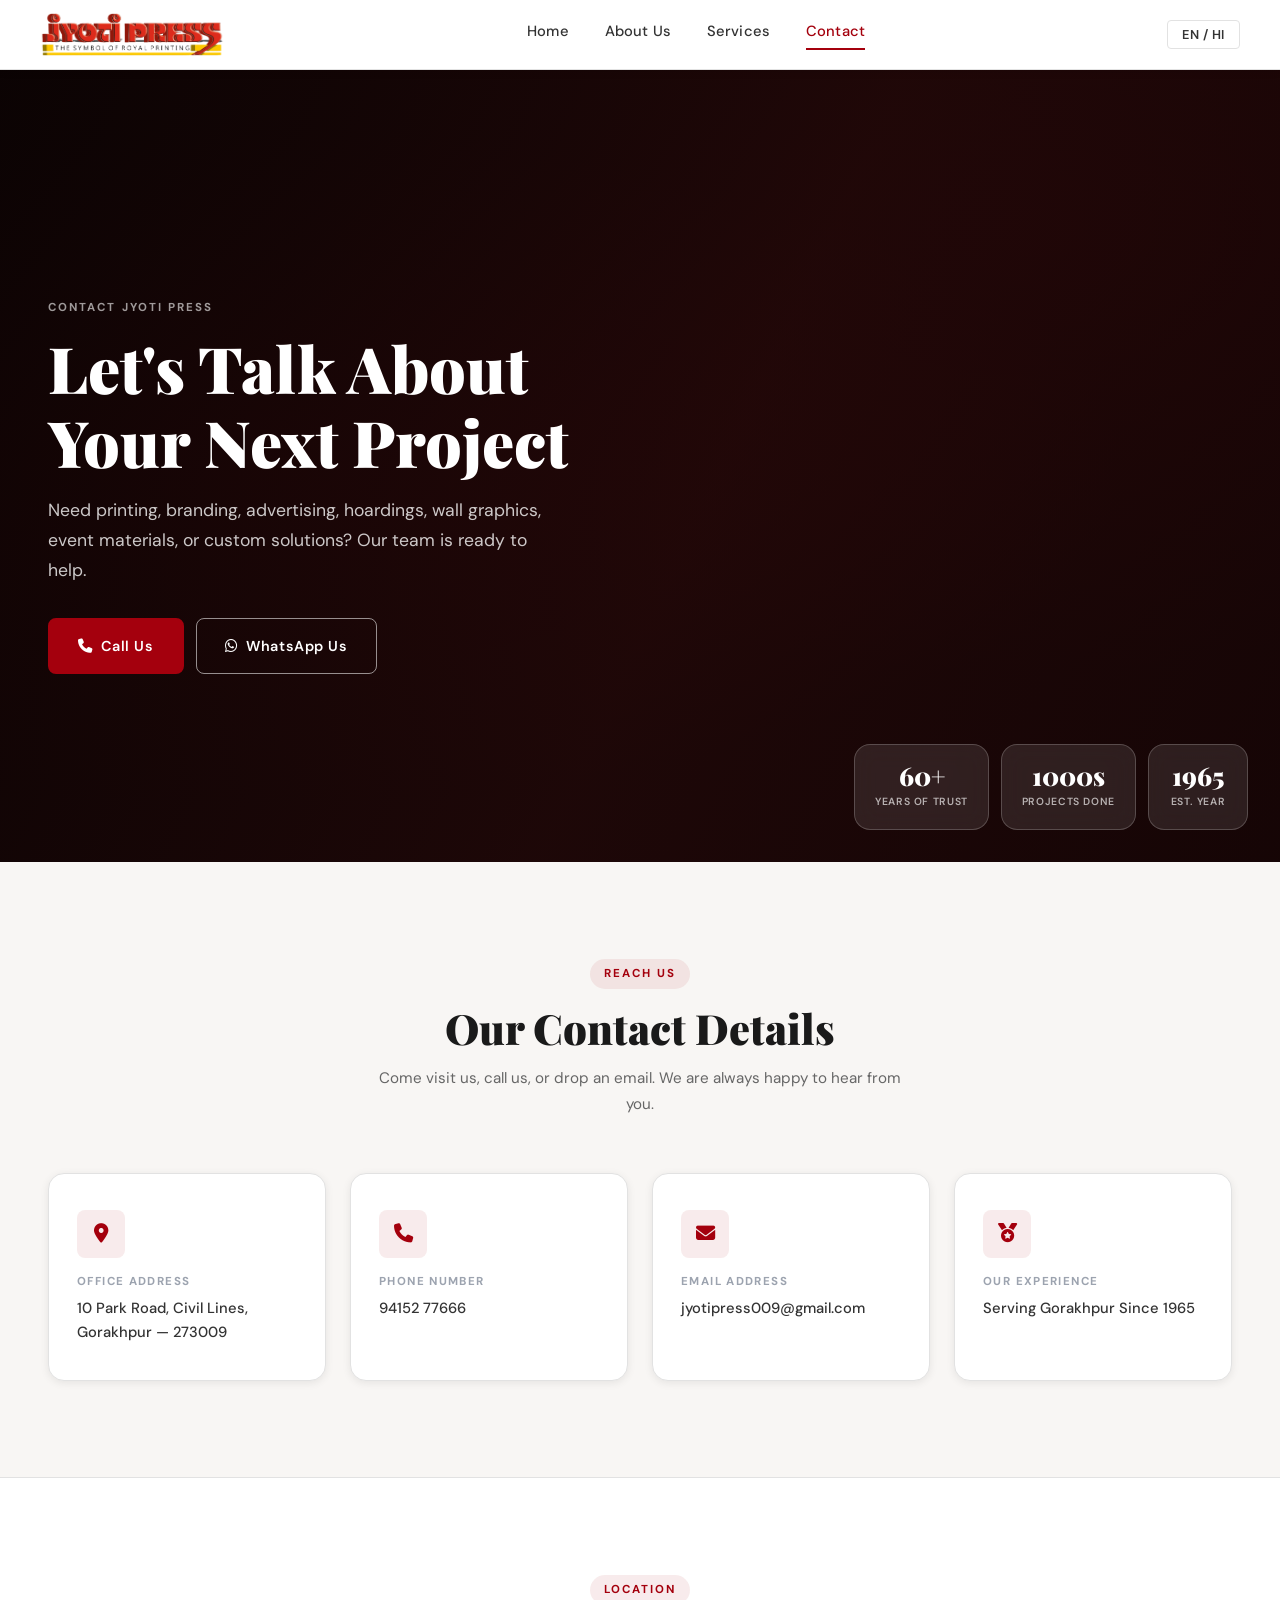
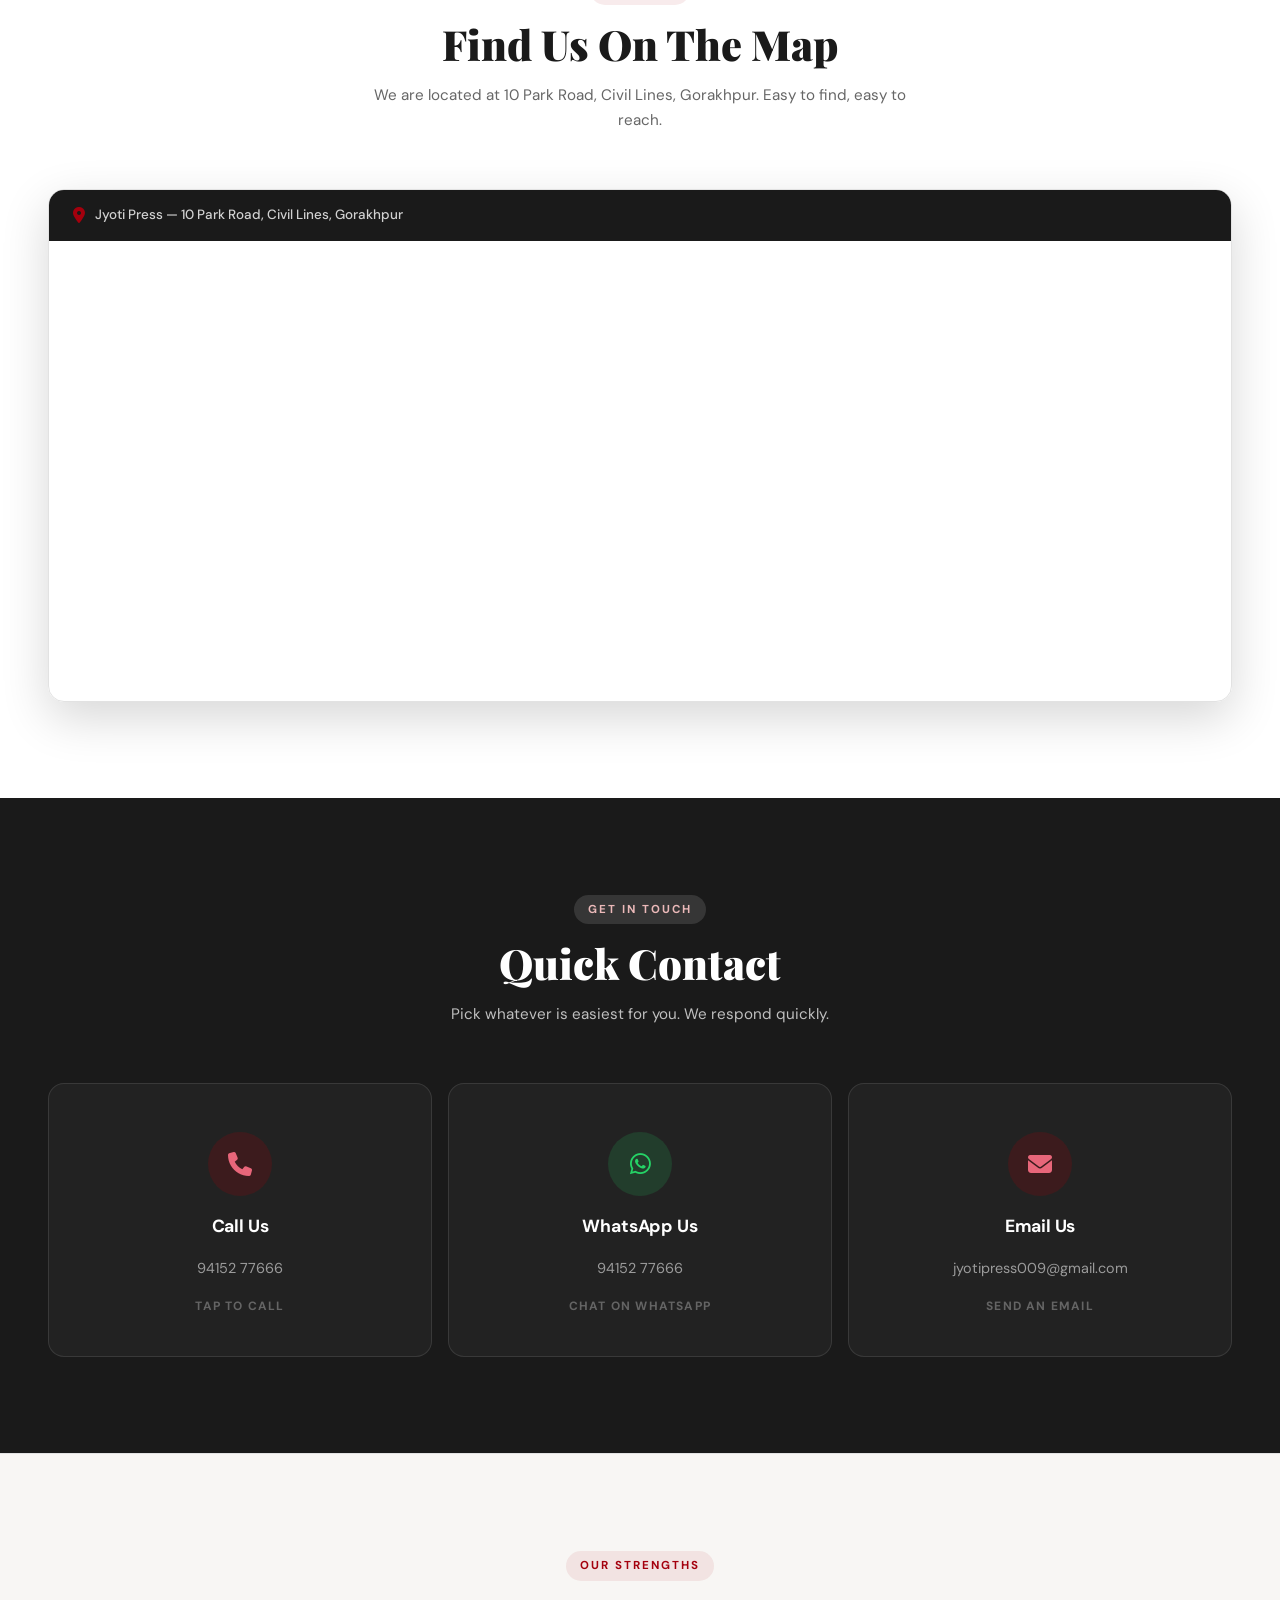
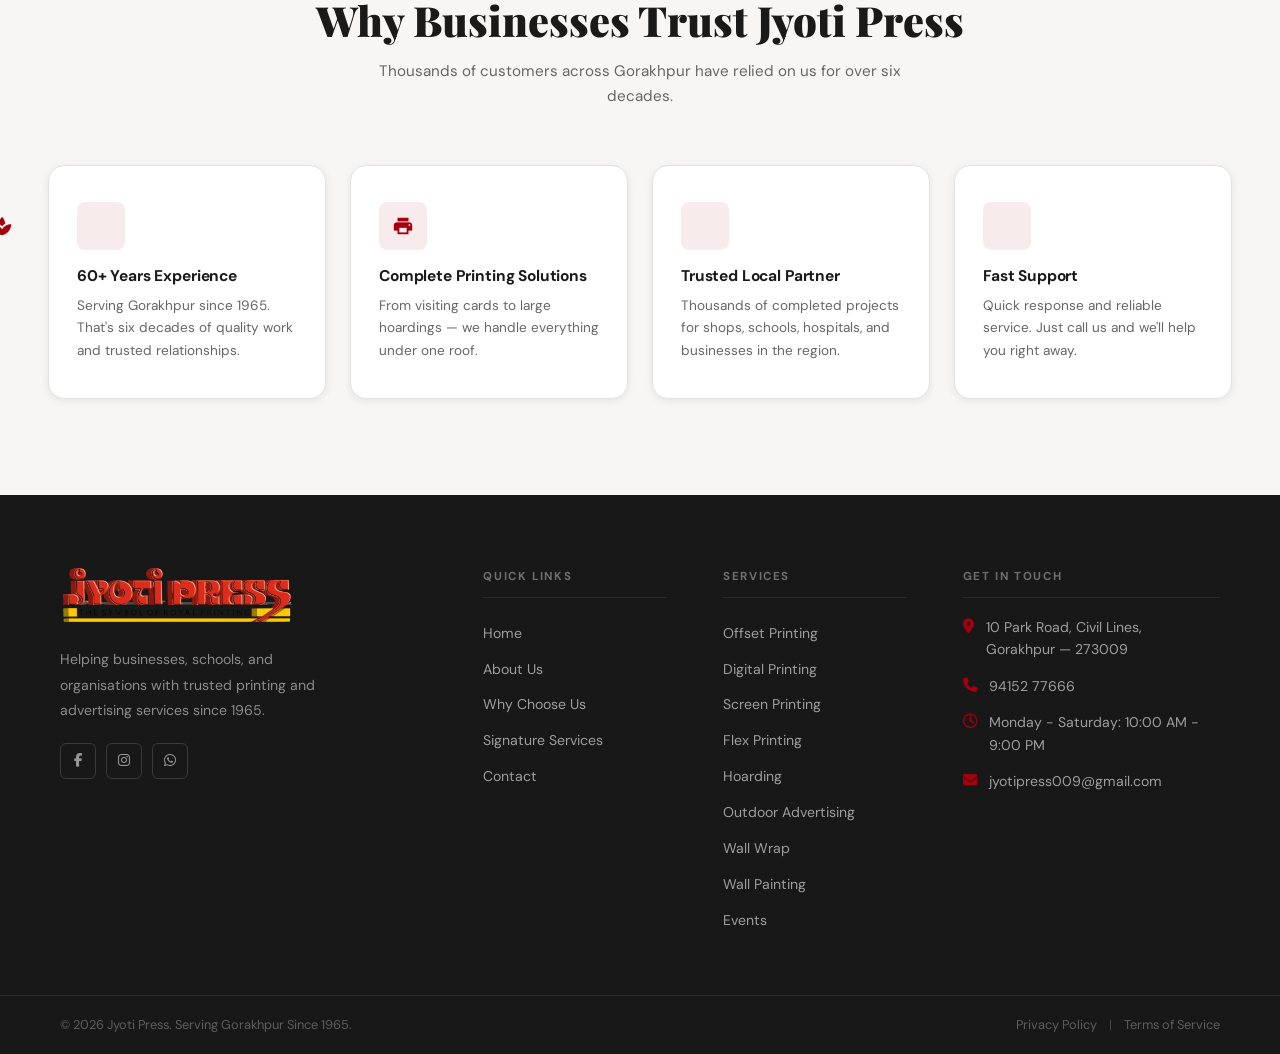
<file: pages/contact.html>
<!DOCTYPE html>
<html lang="en">

<head>
    <meta charset="UTF-8" />
    <meta name="viewport" content="width=device-width, initial-scale=1.0" />
    <title data-i18n="ct.page.title">Contact – Jyoti Press</title>
    <link rel="stylesheet" href="../css/contact.css" />
    <link
        href="https://fonts.googleapis.com/css2?family=Playfair+Display:wght@700;900&family=DM+Sans:wght@400;500;600&display=swap"
        rel="stylesheet" />
    <link href="https://fonts.googleapis.com/icon?family=Material+Icons" rel="stylesheet" />
    <link rel="stylesheet" href="https://cdnjs.cloudflare.com/ajax/libs/font-awesome/6.5.2/css/all.min.css" />
</head>

<body>

    <!-- ========== NAVBAR ========== -->
    <header class="navbar" id="navbar">
        <div class="nav-inner">
            <a href="../index.html" class="nav-logo">
                <img id="siteLogo" src="../assets/img/eng_logo.png" alt="Jyoti Press"
                    onerror="this.style.display='none';this.nextElementSibling.style.display='block'" />
                <span class="logo-fallback">Jyoti Press</span>
            </a>
            <nav class="nav-links">
                <a href="../index.html" data-i18n="nav.home">Home</a>
                <a href="../index.html#about" data-i18n="nav.about">About us</a>
                <a href="services.html" data-i18n="nav.services">Services</a>
                <a href="contact.html" class="active" data-i18n="nav.contact">Contact</a>
            </nav>
            <div class="nav-actions">
                <button class="lang-btn language-btn">EN / HI</button>
                <button class="hamburger" id="hamburger" aria-label="Menu">
                    <span></span><span></span><span></span>
                </button>
            </div>
        </div>
        <div class="mobile-nav" id="mobileNav">
            <a href="../index.html" data-i18n="nav.home">Home</a>
            <a href="../index.html#about" data-i18n="nav.about">About us</a>
            <a href="services.html" data-i18n="nav.services">Services</a>
            <a href="contact.html" class="active" data-i18n="nav.contact">Contact</a>
        </div>
    </header>

    <!-- ========== SECTION 1: CONTACT HERO ========== -->
    <section class="ct-hero">
        <div class="ct-hero-bg"></div>
        <div class="ct-hero-overlay"></div>
        <div class="ct-hero-content">
            <p class="ct-eyebrow" data-i18n="ct.hero.eyebrow">Contact Jyoti Press</p>
            <h1 class="ct-heading" data-i18n-html="ct.hero.heading">Let's Talk About<br />Your Next Project</h1>
            <p class="ct-sub" data-i18n="ct.hero.sub">Need printing, branding, advertising, hoardings, wall graphics,
                event materials, or custom solutions? Our team is ready to help.</p>
            <div class="ct-hero-btns">
                <a href="tel:9415277666" class="btn-primary">
                    <i class="fa-solid fa-phone"></i>
                    <span data-i18n="ct.hero.btn.call">Call Us</span>
                </a>
                <a href="https://wa.me/919415277666" target="_blank" rel="noopener" class="btn-outline">
                    <i class="fa-brands fa-whatsapp"></i>
                    <span data-i18n="ct.hero.btn.wa">WhatsApp Us</span>
                </a>
            </div>
        </div>
        <div class="ct-hero-stats">
            <div class="ct-stat">
                <span class="ct-stat-num">60+</span>
                <span class="ct-stat-label" data-i18n="ct.stat.trust">Years of Trust</span>
            </div>
            <div class="ct-stat">
                <span class="ct-stat-num">1000s</span>
                <span class="ct-stat-label" data-i18n="ct.stat.projects">Projects Done</span>
            </div>
            <div class="ct-stat">
                <span class="ct-stat-num">1965</span>
                <span class="ct-stat-label" data-i18n="ct.stat.est">Est. Year</span>
            </div>
        </div>
    </section>

    <!-- ========== SECTION 2: CONTACT INFORMATION ========== -->
    <section class="ct-info">
        <div class="ct-container">
            <div class="ct-section-header">
                <span class="ct-section-tag" data-i18n="ct.info.tag">Reach Us</span>
                <h2 class="ct-section-heading" data-i18n="ct.info.heading">Our Contact Details</h2>
                <p class="ct-section-sub" data-i18n="ct.info.sub">Come visit us, call us, or drop an email. We are
                    always happy to hear from you.</p>
            </div>
            <div class="ct-info-grid">

                <div class="ct-info-card" data-reveal>
                    <div class="ct-info-icon">
                        <i class="fa-solid fa-location-dot"></i>
                    </div>
                    <div class="ct-info-body">
                        <h3 data-i18n="ct.card.address.title">Office Address</h3>
                        <p data-i18n-html="ct.card.address.body">10 Park Road, Civil Lines,<br />Gorakhpur &mdash;
                            273009</p>
                    </div>
                </div>

                <div class="ct-info-card" data-reveal>
                    <div class="ct-info-icon">
                        <i class="fa-solid fa-phone"></i>
                    </div>
                    <div class="ct-info-body">
                        <h3 data-i18n="ct.card.phone.title">Phone Number</h3>
                        <p><a href="tel:9415277666">94152 77666</a></p>
                    </div>
                </div>

                <div class="ct-info-card" data-reveal>
                    <div class="ct-info-icon">
                        <i class="fa-solid fa-envelope"></i>
                    </div>
                    <div class="ct-info-body">
                        <h3 data-i18n="ct.card.email.title">Email Address</h3>
                        <p><a href="https://mail.google.com/mail/?view=cm&fs=1&to=jyotipress009@gmail.com"
                                target="_blank" rel="noopener noreferrer">jyotipress009@gmail.com</a></p>
                    </div>
                </div>

                <div class="ct-info-card" data-reveal>
                    <div class="ct-info-icon">
                        <i class="fa-solid fa-medal"></i>
                    </div>
                    <div class="ct-info-body">
                        <h3 data-i18n="ct.card.exp.title">Our Experience</h3>
                        <p data-i18n="ct.card.exp.body">Serving Gorakhpur Since 1965</p>
                    </div>
                </div>

            </div>
        </div>
    </section>

    <!-- ========== SECTION 3: GOOGLE MAP ========== -->
    <section class="ct-map">
        <div class="ct-container">
            <div class="ct-section-header">
                <span class="ct-section-tag" data-i18n="ct.map.tag">Location</span>
                <h2 class="ct-section-heading" data-i18n="ct.map.heading">Find Us On The Map</h2>
                <p class="ct-section-sub" data-i18n="ct.map.sub">We are located at 10 Park Road, Civil Lines, Gorakhpur.
                    Easy to find, easy to reach.</p>
            </div>
            <div class="ct-map-wrapper" data-reveal>
                <div class="ct-map-label">
                    <i class="fa-solid fa-location-dot"></i>
                    <span data-i18n="ct.map.label">Jyoti Press — 10 Park Road, Civil Lines, Gorakhpur</span>
                </div>
                <div class="ct-map-frame">
                    <iframe
                        src="https://www.google.com/maps/embed?pb=!1m18!1m12!1m3!1d890.6814086814057!2d83.37813987894381!3d26.75313016111199!2m3!1f0!2f0!2f0!3f0!3m2!1i1024!2i768!4f13.1!3m3!1m2!1s0x39914463c36afdd9%3A0xa5b48ab361d51c6!2sJyoti%20press!5e0!3m2!1sen!2sin!4v1780831730770!5m2!1sen!2sin"
                        width="100%" height="100%" style="border:0;" allowfullscreen="" loading="lazy"
                        referrerpolicy="no-referrer-when-downgrade" title="Jyoti Press Location on Google Maps">
                    </iframe>
                </div>
            </div>
        </div>
    </section>

    <!-- ========== SECTION 4: QUICK CONTACT ACTIONS ========== -->
    <section class="ct-actions">
        <div class="ct-container">
            <div class="ct-section-header ct-section-header--light">
                <span class="ct-section-tag ct-section-tag--light" data-i18n="ct.actions.tag">Get in Touch</span>
                <h2 class="ct-section-heading ct-section-heading--light" data-i18n="ct.actions.heading">Quick Contact
                </h2>
                <p class="ct-section-sub ct-section-sub--light" data-i18n="ct.actions.sub">Pick whatever is easiest for
                    you. We respond quickly.</p>
            </div>
            <div class="ct-actions-grid">

                <a href="tel:9415277666" class="ct-action-card ct-action-card--call" data-reveal>
                    <div class="ct-action-icon">
                        <i class="fa-solid fa-phone"></i>
                    </div>
                    <h3 data-i18n="ct.action.call.title">Call Us</h3>
                    <p>94152 77666</p>
                    <span class="ct-action-cta" data-i18n="ct.action.call.cta">Tap to Call</span>
                </a>

                <a href="https://wa.me/919415277666" target="_blank" rel="noopener"
                    class="ct-action-card ct-action-card--wa" data-reveal>
                    <div class="ct-action-icon">
                        <i class="fa-brands fa-whatsapp"></i>
                    </div>
                    <h3 data-i18n="ct.action.wa.title">WhatsApp Us</h3>
                    <p>94152 77666</p>
                    <span class="ct-action-cta" data-i18n="ct.action.wa.cta">Chat on WhatsApp</span>
                </a>

                <a href="https://mail.google.com/mail/?view=cm&fs=1&to=jyotipress009@gmail.com&su=Inquiry%20from%20Website"
                    target="_blank" rel="noopener noreferrer" class="ct-action-card ct-action-card--email" data-reveal>
                    <div class="ct-action-icon">
                        <i class="fa-solid fa-envelope"></i>
                    </div>
                    <h3 data-i18n="ct.action.email.title">Email Us</h3>
                    <p>jyotipress009@gmail.com</p>
                    <span class="ct-action-cta" data-i18n="ct.action.email.cta">Send an Email</span>
                </a>

            </div>
        </div>
    </section>

    <!-- ========== SECTION 5: BUSINESS INFORMATION ========== -->
    <section class="ct-trust">
        <div class="ct-container">
            <div class="ct-section-header">
                <span class="ct-section-tag" data-i18n="ct.trust.tag">Our Strengths</span>
                <h2 class="ct-section-heading" data-i18n="ct.trust.heading">Why Businesses Trust Jyoti Press</h2>
                <p class="ct-section-sub" data-i18n="ct.trust.sub">Thousands of customers across Gorakhpur have relied
                    on us for over six decades.</p>
            </div>
            <div class="ct-trust-grid">

                <div class="ct-trust-card" data-reveal>
                    <div class="ct-trust-icon">
                        <span class="material-icons">workspace_premium</span>
                    </div>
                    <h4 data-i18n="ct.trust.c1.title">60+ Years Experience</h4>
                    <p data-i18n="ct.trust.c1.desc">Serving Gorakhpur since 1965. That's six decades of quality work and
                        trusted relationships.</p>
                </div>

                <div class="ct-trust-card" data-reveal>
                    <div class="ct-trust-icon">
                        <span class="material-icons">print</span>
                    </div>
                    <h4 data-i18n="ct.trust.c2.title">Complete Printing Solutions</h4>
                    <p data-i18n="ct.trust.c2.desc">From visiting cards to large hoardings — we handle everything under
                        one roof.</p>
                </div>

                <div class="ct-trust-card" data-reveal>
                    <div class="ct-trust-icon">
                        <span class="material-icons">handshake</span>
                    </div>
                    <h4 data-i18n="ct.trust.c3.title">Trusted Local Partner</h4>
                    <p data-i18n="ct.trust.c3.desc">Thousands of completed projects for shops, schools, hospitals, and
                        businesses in the region.</p>
                </div>

                <div class="ct-trust-card" data-reveal>
                    <div class="ct-trust-icon">
                        <span class="material-icons">support_agent</span>
                    </div>
                    <h4 data-i18n="ct.trust.c4.title">Fast Support</h4>
                    <p data-i18n="ct.trust.c4.desc">Quick response and reliable service. Just call us and we'll help you
                        right away.</p>
                </div>

            </div>
        </div>
    </section>

    <!-- ========== FOOTER ========== -->
    <footer class="footer" id="footer">
        <div class="footer-main">
            <div class="footer-grid">

                <div class="footer-col footer-col--brand">
                    <a href="../index.html#home" class="footer-logo-link" tabindex="-1">
                        <img id="footerLogo" src="../assets/img/eng_logo.png" alt="Jyoti Press Logo"
                            class="footer-logo-img" draggable="false" />
                    </a>
                    <p class="footer-brand-desc" data-i18n="footer.brand.desc">Helping businesses, schools, and
                        organisations with trusted printing
                        and advertising services since 1965.</p>
                    <div class="footer-social">
                        <a href="https://facebook.com" target="_blank" rel="noopener" class="footer-social-link"
                            aria-label="Facebook"><i class="fa-brands fa-facebook-f"></i></a>
                        <a href="https://instagram.com" target="_blank" rel="noopener" class="footer-social-link"
                            aria-label="Instagram"><i class="fa-brands fa-instagram"></i></a>
                        <a href="https://wa.me/919415277666" target="_blank" rel="noopener" class="footer-social-link"
                            aria-label="WhatsApp"><i class="fa-brands fa-whatsapp"></i></a>
                    </div>
                </div>

                <div class="footer-col">
                    <h4 class="footer-col-heading" data-i18n="footer.ql.heading">Quick Links</h4>
                    <ul class="footer-links-list">
                        <li><a href="../index.html#home" data-i18n="footer.ql.home">Home</a></li>
                        <li><a href="../index.html#about" data-i18n="footer.ql.about">About Us</a></li>
                        <li><a href="../index.html#why-us" data-i18n="footer.ql.whyus">Why Choose Us</a></li>
                        <li><a href="../index.html#services" data-i18n="footer.ql.services">Our Services</a></li>
                        <li><a href="contact.html" data-i18n="footer.ql.contact">Contact</a></li>
                    </ul>
                </div>

                <div class="footer-col">
                    <h4 class="footer-col-heading" data-i18n="footer.sv.heading">Services</h4>
                    <ul class="footer-links-list">
                        <li><a href="services.html#offset-printing" data-i18n="footer.sv.offset">Offset Printing</a>
                        </li>
                        <li><a href="digitalPrinting.html" data-i18n="footer.sv.digital">Digital Printing</a></li>
                        <li><a href="ScreenPrinting.html" data-i18n="footer.sv.screen">Screen Printing</a></li>
                        <li><a href="FlexPrinting.html" data-i18n="footer.sv.flex">Flex Printing</a></li>
                        <li><a href="Hoarding.html" data-i18n="footer.sv.hoarding">Hoarding</a></li>
                        <li><a href="OutdoorAdvertising.html" data-i18n="footer.sv.outdoor">Outdoor Advertising</a></li>
                        <li><a href="WallWrap.html" data-i18n="footer.sv.wallwrap">Wall Wrap</a></li>
                        <li><a href="WallPainting.html" data-i18n="footer.sv.wallpaint">Wall Painting</a></li>
                        <li><a href="Event.html" data-i18n="footer.sv.events">Events</a></li>
                    </ul>
                </div>

                <div class="footer-col">
                    <h4 class="footer-col-heading" data-i18n="footer.ct.heading">Get In Touch</h4>
                    <ul class="footer-contact-list">
                        <li>
                            <i class="fa-solid fa-location-dot"></i>
                            <span data-i18n-html="footer.ct.address">10 Park Road, Civil Lines,<br>Gorakhpur &mdash;
                                273009</span>
                        </li>
                        <li>
                            <i class="fa-solid fa-phone"></i>
                            <a href="tel:9415277666">94152 77666</a>
                        </li>
                        <li>
                            <i class="fa-regular fa-clock"></i>
                            <span data-i18n="footer.ct.hours">Monday - Saturday: 10:00 AM - 9:00 PM</span>
                        </li>
                        <li>
                            <i class="fa-solid fa-envelope"></i>
                            <a href="https://mail.google.com/mail/?view=cm&fs=1&to=jyotipress009@gmail.com"
                                target="_blank" rel="noopener noreferrer">
                                jyotipress009@gmail.com
                            </a>
                        </li>
                    </ul>
                </div>

            </div>
        </div>
        <div class="footer-bottom">
            <div class="footer-bottom-inner">
                <span class="footer-copy" data-i18n="footer.copy">&copy; 2026 Jyoti Press. Serving Gorakhpur Since
                    1965.</span>
                <div class="footer-bottom-links">
                    <a href="#" data-i18n="footer.privacy">Privacy Policy</a>
                    <span class="footer-bottom-sep" aria-hidden="true">|</span>
                    <a href="#" data-i18n="footer.terms">Terms of Service</a>
                </div>
            </div>
        </div>
    </footer>

    <script src="../js/language.js"></script>
    <script src="../js/contact.js"></script>
</body>

</html>
</file>
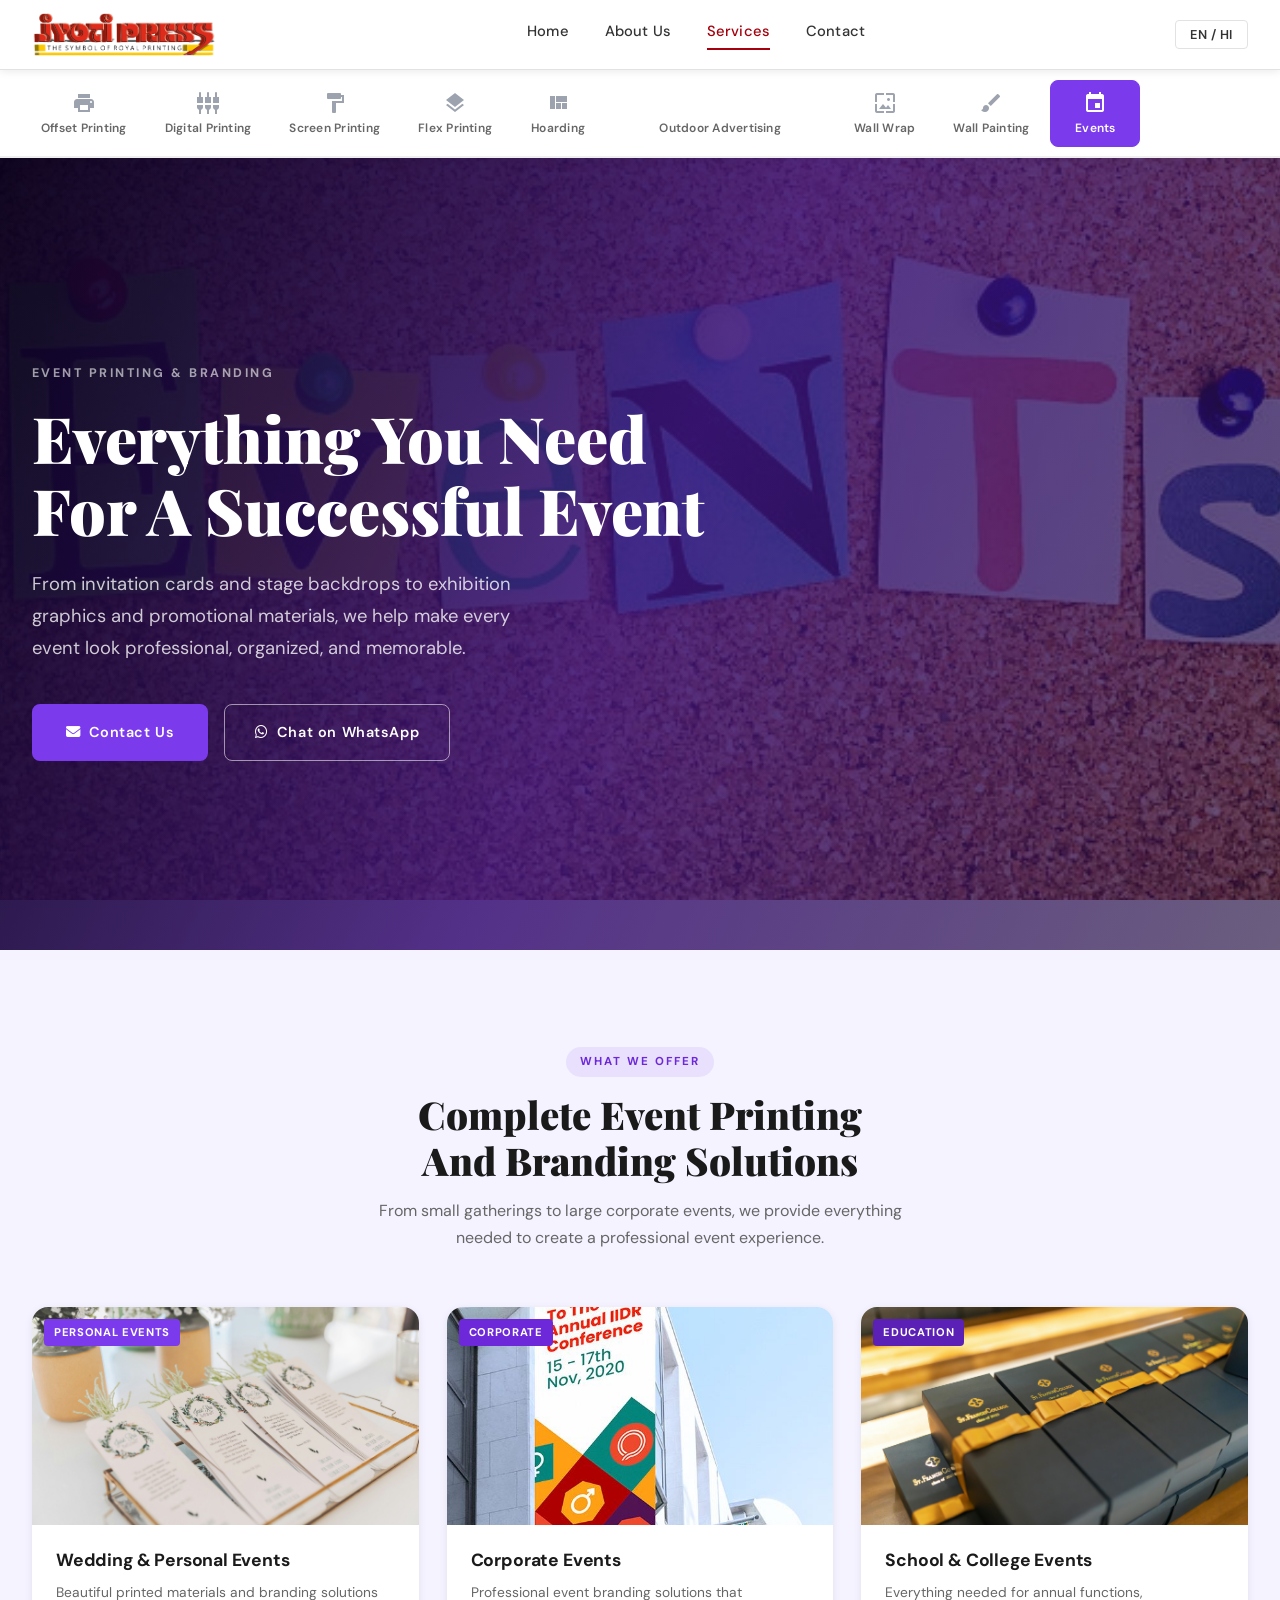
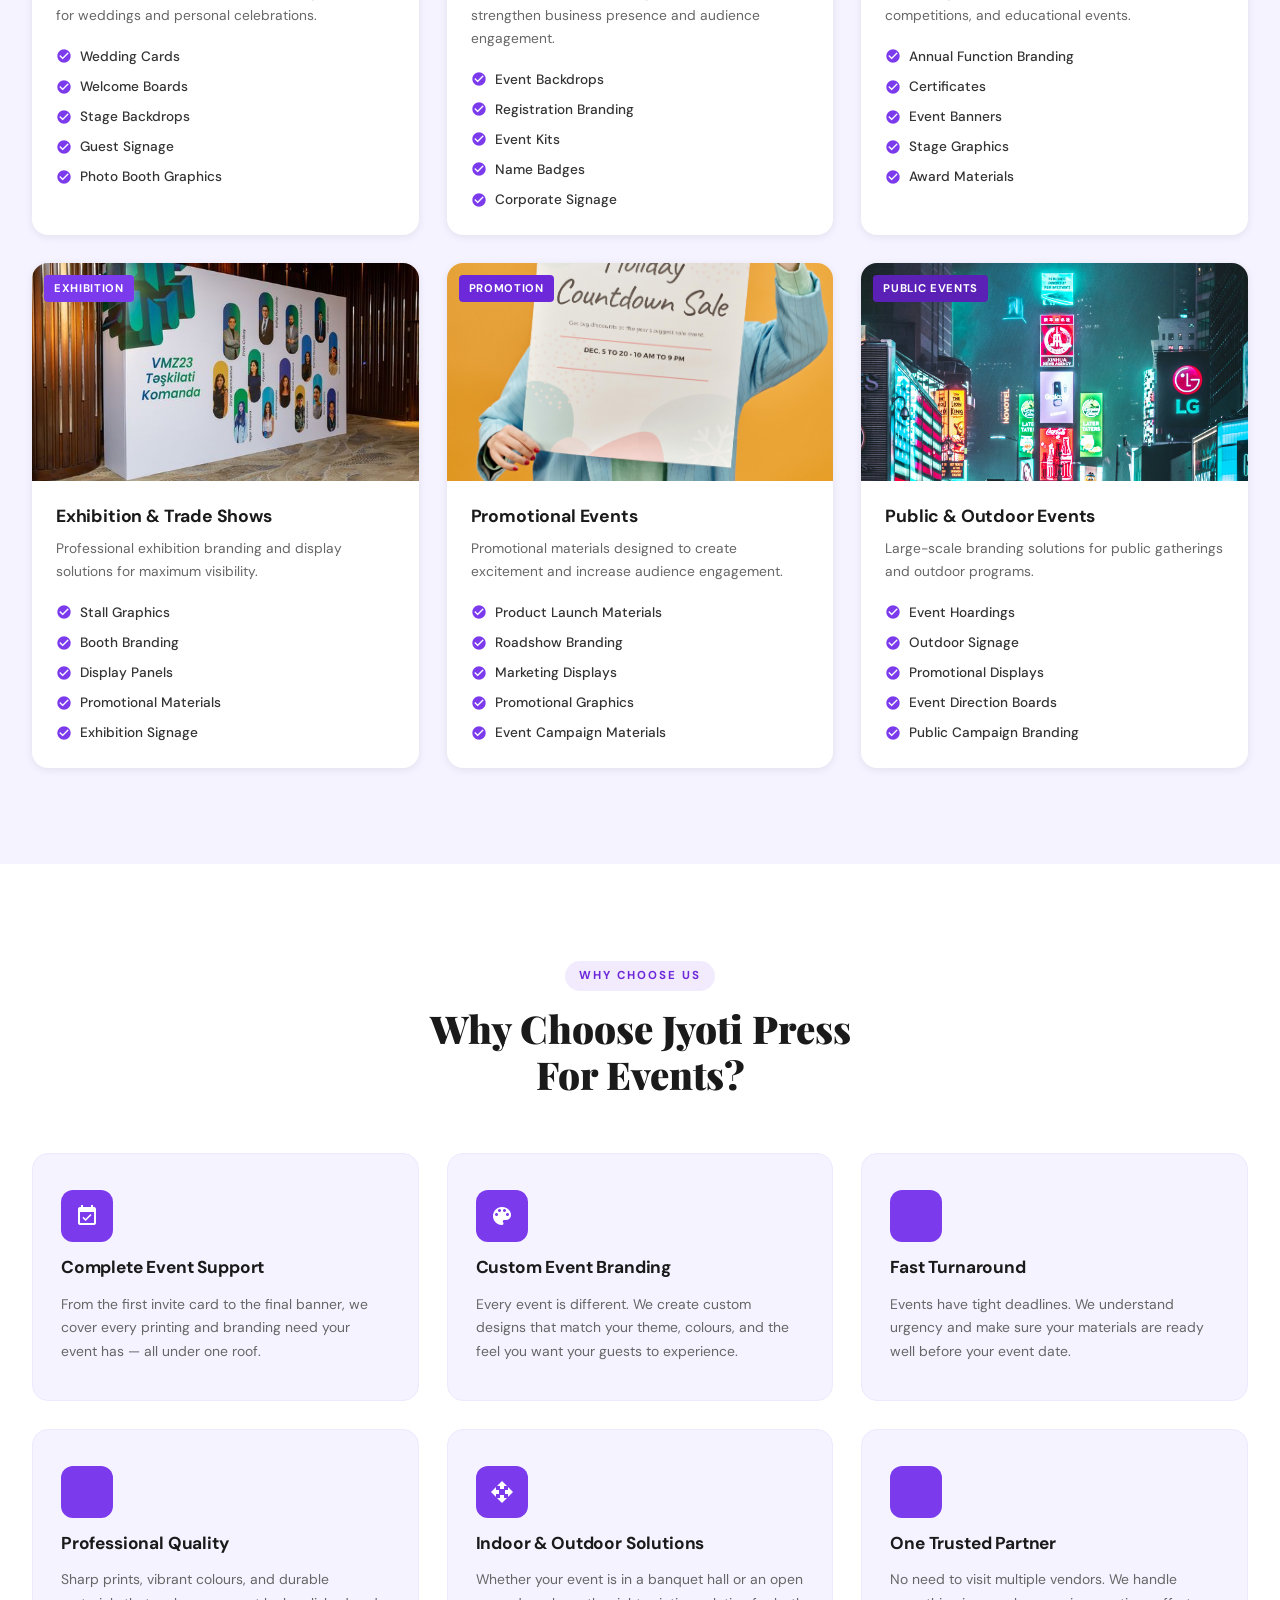
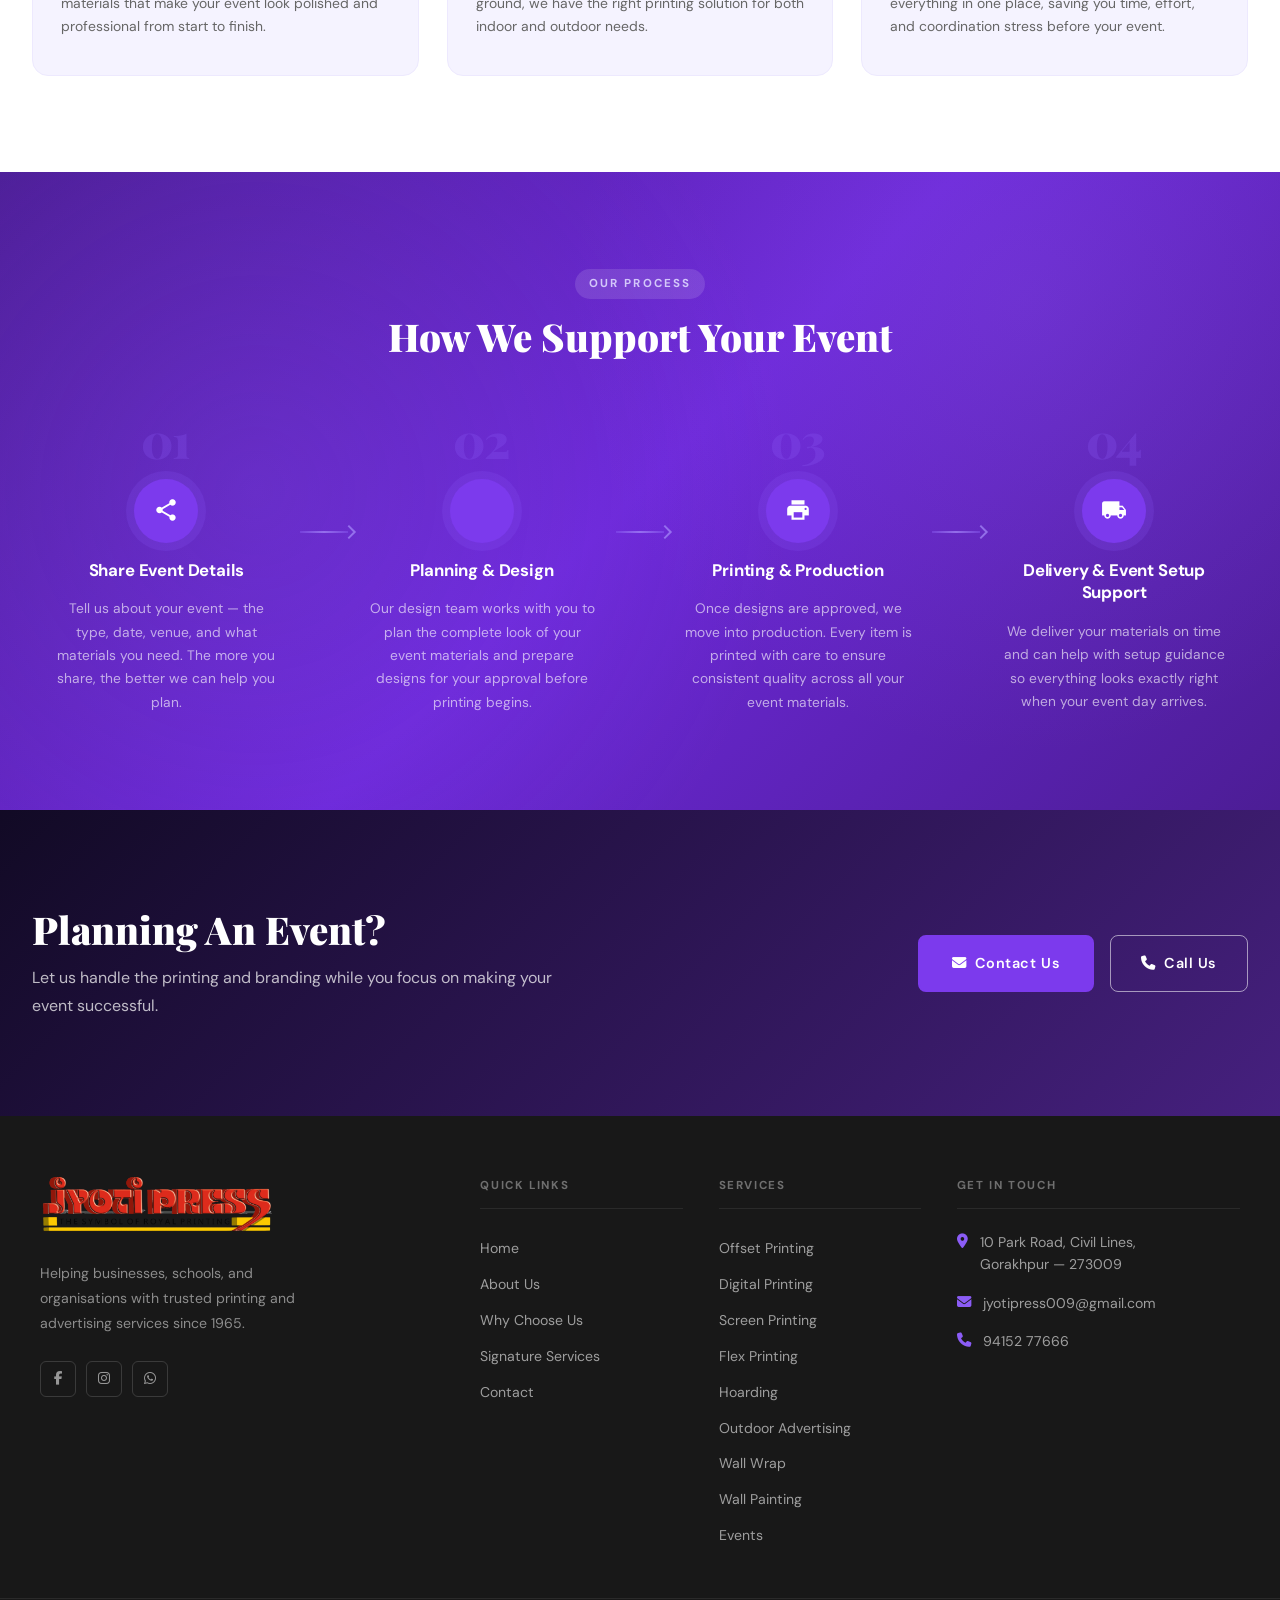
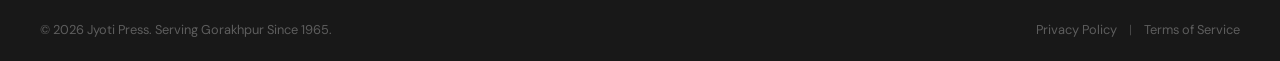
<file: pages/event.html>
<!DOCTYPE html>
<html lang="en">

<head>
    <meta charset="UTF-8" />
    <meta name="viewport" content="width=device-width, initial-scale=1.0" />
    <title data-i18n="ev.page.title">Event Printing &amp; Branding Services – Jyoti Press</title>
    <link rel="stylesheet" href="../css/event.css" />
    <link
        href="https://fonts.googleapis.com/css2?family=Playfair+Display:wght@700;900&family=DM+Sans:wght@400;500;600&display=swap"
        rel="stylesheet" />
    <link href="https://fonts.googleapis.com/icon?family=Material+Icons" rel="stylesheet" />
    <link rel="stylesheet" href="https://cdnjs.cloudflare.com/ajax/libs/font-awesome/6.5.2/css/all.min.css" />
</head>

<body>

    <!-- ========== NAVBAR ========== -->
    <header class="navbar" id="navbar">
        <div class="nav-inner">
            <a href="../index.html" class="nav-logo">
                <img src="../assets/img/eng_logo.png" id="siteLogo" alt="Jyoti Press"
                    onerror="this.style.display='none';this.nextElementSibling.style.display='block'" />
                <span class="logo-fallback">Jyoti Press</span>
            </a>
            <nav class="nav-links">
                <a href="../index.html" data-i18n="services.nav.home">Home</a>
                <a href="../index.html#about" data-i18n="nav.about">About us</a>
                <a href="services.html" class="active" data-i18n="services.nav.services">Services</a>
                <a href="contact.html" data-i18n="services.nav.contact">Contact</a>
            </nav>
            <div class="nav-actions">
                <button class="lang-btn language-btn" data-i18n="lang.btn">EN / HI</button>
                <button class="hamburger" id="hamburger" aria-label="Menu">
                    <span></span><span></span><span></span>
                </button>
            </div>
        </div>
        <div class="mobile-nav" id="mobileNav">
            <a href="../index.html" data-i18n="services.nav.home">Home</a>
            <a href="../index.html#about" data-i18n="nav.about">About us</a>
            <a href="services.html" class="active" data-i18n="services.nav.services">Services</a>
            <a href="contact.html" data-i18n="services.nav.contact">Contact</a>
        </div>
    </header>

    <!-- ========== SERVICE CATEGORIES BAR ========== -->
    <section class="cat-bar" id="catBar">
        <div class="cat-track" id="catTrack">
            <button class="cat-item" data-target="offset-section">
                <span class="material-icons">print</span>
                <span class="cat-label" data-i18n="sv.cat.offset">Offset Printing</span>
            </button>
            <button class="cat-item" data-target="digital-section">
                <span class="material-icons">settings_input_component</span>
                <span class="cat-label" data-i18n="sv.cat.digital">Digital Printing</span>
            </button>
            <button class="cat-item" data-target="screen-section">
                <span class="material-icons">format_paint</span>
                <span class="cat-label" data-i18n="sv.cat.screen">Screen Printing</span>
            </button>
            <button class="cat-item" data-target="flex-section">
                <span class="material-icons">layers</span>
                <span class="cat-label" data-i18n="sv.cat.flex">Flex Printing</span>
            </button>
            <button class="cat-item" data-target="hoarding-section">
                <span class="material-icons">view_quilt</span>
                <span class="cat-label" data-i18n="sv.cat.hoarding">Hoarding</span>
            </button>
            <button class="cat-item" data-target="outdoor-advertising">
                <span class="material-icons">campaign</span>
                <span class="cat-label" data-i18n="sv.cat.outdoor">Outdoor Advertising</span>
            </button>
            <button class="cat-item" data-target="wall-wrap">
                <span class="material-icons">wallpaper</span>
                <span class="cat-label" data-i18n="sv.cat.wallwrap">Wall Wrap</span>
            </button>
            <button class="cat-item" data-target="wall-painting">
                <span class="material-icons">brush</span>
                <span class="cat-label" data-i18n="sv.cat.wallpaint">Wall Painting</span>
            </button>
            <button class="cat-item active" data-target="events">
                <span class="material-icons">event</span>
                <span class="cat-label" data-i18n="sv.cat.events">Events</span>
            </button>
        </div>
    </section>

    <!-- ========== EVENTS — HERO ========== -->
    <section class="op-hero" id="events-section">
        <div class="op-hero-bg"
            style="background-image: url('../assets/img/events/events_hero_bg.jpg');"></div>
        <div class="op-hero-overlay ev-overlay"></div>
        <div class="op-hero-content">
            <p class="op-eyebrow" data-i18n="ev.hero.eyebrow">EVENT PRINTING &amp; BRANDING</p>
            <h1 class="op-heading" data-i18n-html="ev.hero.heading">Everything You Need<br />For A Successful Event</h1>
            <p class="op-sub" data-i18n="ev.hero.sub">From invitation cards and stage backdrops to exhibition graphics and promotional materials, we help make every event look professional, organized, and memorable.</p>
            <div class="op-hero-btns">
                <a href="https://mail.google.com/mail/?view=cm&fs=1&to=jyotipress009@gmail.com"
                    target="_blank" rel="noopener noreferrer"
                    class="btn-primary ev-btn-primary">
                    <i class="fas fa-envelope"></i> <span data-i18n="ev.hero.btn.contact">Contact Us</span>
                </a>
                <a href="https://wa.me/919415277666" target="_blank" rel="noopener" class="btn-outline">
                    <i class="fa-brands fa-whatsapp"></i>
                    <span data-i18n="ev.hero.btn.wa">Chat on WhatsApp</span>
                </a>
            </div>
        </div>
    </section>

    <!-- ========== EVENT SERVICES ========== -->
    <section class="op-products ev-products-bg">
        <div class="op-container">
            <div class="op-section-header">
                <span class="op-section-tag ev-section-tag" data-i18n="ev.products.tag">What We Offer</span>
                <h2 class="op-section-heading" data-i18n-html="ev.products.heading">Complete Event Printing<br />And Branding Solutions</h2>
                <p class="op-section-sub" data-i18n="ev.products.sub">From small gatherings to large corporate events, we provide everything needed to create a professional event experience.</p>
            </div>

            <div class="op-product-grid">

                <!-- Wedding & Personal Events -->
                <div class="op-product-card">
                    <div class="op-product-card-img">
                        <img src="../assets/img/digitalPrinting/Event Printing.jpg" alt="Wedding and Personal Events" />
                        <div class="op-product-badge ev-badge-primary" data-i18n="ev.card1.badge">Personal Events</div>
                    </div>
                    <div class="op-product-card-body">
                        <h3 data-i18n="ev.card1.title">Wedding &amp; Personal Events</h3>
                        <p data-i18n="ev.card1.desc">Beautiful printed materials and branding solutions for weddings and personal celebrations.</p>
                        <ul class="op-product-list">
                            <li><span class="material-icons">check_circle</span> <span data-i18n="ev.card1.li1">Wedding Cards</span></li>
                            <li><span class="material-icons">check_circle</span> <span data-i18n="ev.card1.li2">Welcome Boards</span></li>
                            <li><span class="material-icons">check_circle</span> <span data-i18n="ev.card1.li3">Stage Backdrops</span></li>
                            <li><span class="material-icons">check_circle</span> <span data-i18n="ev.card1.li4">Guest Signage</span></li>
                            <li><span class="material-icons">check_circle</span> <span data-i18n="ev.card1.li5">Photo Booth Graphics</span></li>
                        </ul>
                    </div>
                </div>

                <!-- Corporate Events -->
                <div class="op-product-card">
                    <div class="op-product-card-img">
                        <img src="../assets/img/FlexPrinting/Event Branding.jpg" alt="Corporate Events" />
                        <div class="op-product-badge ev-badge-secondary" data-i18n="ev.card2.badge">Corporate</div>
                    </div>
                    <div class="op-product-card-body">
                        <h3 data-i18n="ev.card2.title">Corporate Events</h3>
                        <p data-i18n="ev.card2.desc">Professional event branding solutions that strengthen business presence and audience engagement.</p>
                        <ul class="op-product-list">
                            <li><span class="material-icons">check_circle</span> <span data-i18n="ev.card2.li1">Event Backdrops</span></li>
                            <li><span class="material-icons">check_circle</span> <span data-i18n="ev.card2.li2">Registration Branding</span></li>
                            <li><span class="material-icons">check_circle</span> <span data-i18n="ev.card2.li3">Event Kits</span></li>
                            <li><span class="material-icons">check_circle</span> <span data-i18n="ev.card2.li4">Name Badges</span></li>
                            <li><span class="material-icons">check_circle</span> <span data-i18n="ev.card2.li5">Corporate Signage</span></li>
                        </ul>
                    </div>
                </div>

                <!-- School & College Events -->
                <div class="op-product-card">
                    <div class="op-product-card-img">
                        <img src="../assets/img/ScreenPrinting/College Event Merchandise.jpg" alt="School and College Events" />
                        <div class="op-product-badge ev-badge-tertiary" data-i18n="ev.card3.badge">Education</div>
                    </div>
                    <div class="op-product-card-body">
                        <h3 data-i18n="ev.card3.title">School &amp; College Events</h3>
                        <p data-i18n="ev.card3.desc">Everything needed for annual functions, competitions, and educational events.</p>
                        <ul class="op-product-list">
                            <li><span class="material-icons">check_circle</span> <span data-i18n="ev.card3.li1">Annual Function Branding</span></li>
                            <li><span class="material-icons">check_circle</span> <span data-i18n="ev.card3.li2">Certificates</span></li>
                            <li><span class="material-icons">check_circle</span> <span data-i18n="ev.card3.li3">Event Banners</span></li>
                            <li><span class="material-icons">check_circle</span> <span data-i18n="ev.card3.li4">Stage Graphics</span></li>
                            <li><span class="material-icons">check_circle</span> <span data-i18n="ev.card3.li5">Award Materials</span></li>
                        </ul>
                    </div>
                </div>

                <!-- Exhibition & Trade Shows -->
                <div class="op-product-card">
                    <div class="op-product-card-img">
                        <img src="../assets/img/WallWrap/Event & Exhibition Graphics.jpg" alt="Exhibition and Trade Shows" />
                        <div class="op-product-badge ev-badge-primary" data-i18n="ev.card4.badge">Exhibition</div>
                    </div>
                    <div class="op-product-card-body">
                        <h3 data-i18n="ev.card4.title">Exhibition &amp; Trade Shows</h3>
                        <p data-i18n="ev.card4.desc">Professional exhibition branding and display solutions for maximum visibility.</p>
                        <ul class="op-product-list">
                            <li><span class="material-icons">check_circle</span> <span data-i18n="ev.card4.li1">Stall Graphics</span></li>
                            <li><span class="material-icons">check_circle</span> <span data-i18n="ev.card4.li2">Booth Branding</span></li>
                            <li><span class="material-icons">check_circle</span> <span data-i18n="ev.card4.li3">Display Panels</span></li>
                            <li><span class="material-icons">check_circle</span> <span data-i18n="ev.card4.li4">Promotional Materials</span></li>
                            <li><span class="material-icons">check_circle</span> <span data-i18n="ev.card4.li5">Exhibition Signage</span></li>
                        </ul>
                    </div>
                </div>

                <!-- Promotional Events -->
                <div class="op-product-card">
                    <div class="op-product-card-img">
                        <img src="../assets/img/ScreenPrinting/Event & Campaign Printing.jpg" alt="Promotional Events" />
                        <div class="op-product-badge ev-badge-secondary" data-i18n="ev.card5.badge">Promotion</div>
                    </div>
                    <div class="op-product-card-body">
                        <h3 data-i18n="ev.card5.title">Promotional Events</h3>
                        <p data-i18n="ev.card5.desc">Promotional materials designed to create excitement and increase audience engagement.</p>
                        <ul class="op-product-list">
                            <li><span class="material-icons">check_circle</span> <span data-i18n="ev.card5.li1">Product Launch Materials</span></li>
                            <li><span class="material-icons">check_circle</span> <span data-i18n="ev.card5.li2">Roadshow Branding</span></li>
                            <li><span class="material-icons">check_circle</span> <span data-i18n="ev.card5.li3">Marketing Displays</span></li>
                            <li><span class="material-icons">check_circle</span> <span data-i18n="ev.card5.li4">Promotional Graphics</span></li>
                            <li><span class="material-icons">check_circle</span> <span data-i18n="ev.card5.li5">Event Campaign Materials</span></li>
                        </ul>
                    </div>
                </div>

                <!-- Public & Outdoor Events -->
                <div class="op-product-card">
                    <div class="op-product-card-img">
                        <img src="../assets/img/Outdoor Advertising.jpg" alt="Public and Outdoor Events" />
                        <div class="op-product-badge ev-badge-tertiary" data-i18n="ev.card6.badge">Public Events</div>
                    </div>
                    <div class="op-product-card-body">
                        <h3 data-i18n="ev.card6.title">Public &amp; Outdoor Events</h3>
                        <p data-i18n="ev.card6.desc">Large-scale branding solutions for public gatherings and outdoor programs.</p>
                        <ul class="op-product-list">
                            <li><span class="material-icons">check_circle</span> <span data-i18n="ev.card6.li1">Event Hoardings</span></li>
                            <li><span class="material-icons">check_circle</span> <span data-i18n="ev.card6.li2">Outdoor Signage</span></li>
                            <li><span class="material-icons">check_circle</span> <span data-i18n="ev.card6.li3">Promotional Displays</span></li>
                            <li><span class="material-icons">check_circle</span> <span data-i18n="ev.card6.li4">Event Direction Boards</span></li>
                            <li><span class="material-icons">check_circle</span> <span data-i18n="ev.card6.li5">Public Campaign Branding</span></li>
                        </ul>
                    </div>
                </div>

            </div>
        </div>
    </section>

    <!-- ========== WHY CHOOSE US ========== -->
    <section class="ev-why">
        <div class="op-container">
            <div class="op-section-header">
                <span class="op-section-tag ev-section-tag" data-i18n="ev.why.tag">Why Choose Us</span>
                <h2 class="op-section-heading" data-i18n-html="ev.why.heading">Why Choose Jyoti Press<br />For Events?</h2>
            </div>

            <div class="ev-why-grid">

                <div class="ev-why-card">
                    <div class="ev-why-icon">
                        <span class="material-icons">event_available</span>
                    </div>
                    <h3 data-i18n="ev.why.c1.title">Complete Event Support</h3>
                    <p data-i18n="ev.why.c1.desc">From the first invite card to the final banner, we cover every printing and branding need your event has — all under one roof.</p>
                </div>

                <div class="ev-why-card">
                    <div class="ev-why-icon">
                        <span class="material-icons">palette</span>
                    </div>
                    <h3 data-i18n="ev.why.c2.title">Custom Event Branding</h3>
                    <p data-i18n="ev.why.c2.desc">Every event is different. We create custom designs that match your theme, colours, and the feel you want your guests to experience.</p>
                </div>

                <div class="ev-why-card">
                    <div class="ev-why-icon">
                        <span class="material-icons">speed</span>
                    </div>
                    <h3 data-i18n="ev.why.c3.title">Fast Turnaround</h3>
                    <p data-i18n="ev.why.c3.desc">Events have tight deadlines. We understand urgency and make sure your materials are ready well before your event date.</p>
                </div>

                <div class="ev-why-card">
                    <div class="ev-why-icon">
                        <span class="material-icons">verified</span>
                    </div>
                    <h3 data-i18n="ev.why.c4.title">Professional Quality</h3>
                    <p data-i18n="ev.why.c4.desc">Sharp prints, vibrant colours, and durable materials that make your event look polished and professional from start to finish.</p>
                </div>

                <div class="ev-why-card">
                    <div class="ev-why-icon">
                        <span class="material-icons">open_with</span>
                    </div>
                    <h3 data-i18n="ev.why.c5.title">Indoor &amp; Outdoor Solutions</h3>
                    <p data-i18n="ev.why.c5.desc">Whether your event is in a banquet hall or an open ground, we have the right printing solution for both indoor and outdoor needs.</p>
                </div>

                <div class="ev-why-card">
                    <div class="ev-why-icon">
                        <span class="material-icons">handshake</span>
                    </div>
                    <h3 data-i18n="ev.why.c6.title">One Trusted Partner</h3>
                    <p data-i18n="ev.why.c6.desc">No need to visit multiple vendors. We handle everything in one place, saving you time, effort, and coordination stress before your event.</p>
                </div>

            </div>
        </div>
    </section>

    <!-- ========== HOW WE SUPPORT YOUR EVENT ========== -->
    <section class="ev-process">
        <div class="op-container">
            <div class="op-section-header">
                <span class="ev-section-tag-light" data-i18n="ev.process.tag">Our Process</span>
                <h2 class="op-section-heading op-section-heading--light" data-i18n="ev.process.heading">How We Support Your Event</h2>
            </div>

            <div class="ev-process-steps">

                <div class="ev-process-step">
                    <div class="ev-step-number">01</div>
                    <div class="ev-step-icon">
                        <span class="material-icons">share</span>
                    </div>
                    <h3 data-i18n="ev.process.s1.title">Share Event Details</h3>
                    <p data-i18n="ev.process.s1.desc">Tell us about your event — the type, date, venue, and what materials you need. The more you share, the better we can help you plan.</p>
                </div>

                <div class="ev-process-connector"></div>

                <div class="ev-process-step">
                    <div class="ev-step-number">02</div>
                    <div class="ev-step-icon">
                        <span class="material-icons">draw</span>
                    </div>
                    <h3 data-i18n="ev.process.s2.title">Planning &amp; Design</h3>
                    <p data-i18n="ev.process.s2.desc">Our design team works with you to plan the complete look of your event materials and prepare designs for your approval before printing begins.</p>
                </div>

                <div class="ev-process-connector"></div>

                <div class="ev-process-step">
                    <div class="ev-step-number">03</div>
                    <div class="ev-step-icon">
                        <span class="material-icons">print</span>
                    </div>
                    <h3 data-i18n="ev.process.s3.title">Printing &amp; Production</h3>
                    <p data-i18n="ev.process.s3.desc">Once designs are approved, we move into production. Every item is printed with care to ensure consistent quality across all your event materials.</p>
                </div>

                <div class="ev-process-connector"></div>

                <div class="ev-process-step">
                    <div class="ev-step-number">04</div>
                    <div class="ev-step-icon">
                        <span class="material-icons">local_shipping</span>
                    </div>
                    <h3 data-i18n="ev.process.s4.title">Delivery &amp; Event Setup Support</h3>
                    <p data-i18n="ev.process.s4.desc">We deliver your materials on time and can help with setup guidance so everything looks exactly right when your event day arrives.</p>
                </div>

            </div>
        </div>
    </section>

    <!-- ========== CALL TO ACTION ========== -->
    <section class="op-cta ev-cta-section" id="ev-quote">
        <div class="op-cta-bg"
            style="background-image: url('../assets/img/events/events_hero_bg.jpg');"></div>
        <div class="op-cta-overlay ev-cta-overlay"></div>
        <div class="op-container op-cta-inner">
            <div class="op-cta-text">
                <h2 data-i18n="ev.cta.heading">Planning An Event?</h2>
                <p data-i18n="ev.cta.para">Let us handle the printing and branding while you focus on making your event successful.</p>
            </div>
            <div class="op-cta-btns">
                <a href="https://mail.google.com/mail/?view=cm&fs=1&to=jyotipress009@gmail.com"
                    target="_blank" rel="noopener noreferrer"
                    class="btn-primary ev-btn-primary">
                    <i class="fas fa-envelope"></i> <span data-i18n="ev.cta.btn.contact">Contact Us</span>
                </a>
                <a href="tel:9415277666" class="email-btn">
                    <i class="fas fa-phone"></i>
                    <span data-i18n="ev.cta.btn.call">Call Us</span>
                </a>
            </div>
        </div>
    </section>

    <!-- ========== FOOTER ========== -->
    <footer class="footer" id="footer">
        <div class="footer-main">
            <div class="footer-grid">

                <div class="footer-col footer-col--brand">
                    <a href="../index.html#home" class="footer-logo-link" tabindex="-1">
                        <img src="../assets/img/eng_logo.png" id="footerLogo" alt="Jyoti Press Logo" class="footer-logo-img"
                            draggable="false" />
                    </a>
                    <p class="footer-brand-desc" data-i18n="footer.brand.desc">Helping businesses, schools, and organisations with trusted printing
                        and advertising services since 1965.</p>
                    <div class="footer-social">
                        <a href="https://facebook.com" target="_blank" rel="noopener" class="footer-social-link"
                            aria-label="Facebook"><i class="fa-brands fa-facebook-f"></i></a>
                        <a href="https://instagram.com" target="_blank" rel="noopener" class="footer-social-link"
                            aria-label="Instagram"><i class="fa-brands fa-instagram"></i></a>
                        <a href="https://wa.me/919415277666" target="_blank" rel="noopener" class="footer-social-link"
                            aria-label="WhatsApp"><i class="fa-brands fa-whatsapp"></i></a>
                    </div>
                </div>

                <div class="footer-col">
                    <h4 class="footer-col-heading" data-i18n="footer.ql.heading">Quick Links</h4>
                    <ul class="footer-links-list">
                        <li><a href="../index.html#home" data-i18n="footer.ql.home">Home</a></li>
                        <li><a href="../index.html#about" data-i18n="footer.ql.about">About Us</a></li>
                        <li><a href="../index.html#why-us" data-i18n="footer.ql.whyus">Why Choose Us</a></li>
                        <li><a href="../index.html#services" data-i18n="footer.ql.services">Our Services</a></li>
                        <li><a href="contact.html" data-i18n="footer.ql.contact">Contact</a></li>
                    </ul>
                </div>

                <div class="footer-col">
                    <h4 class="footer-col-heading" data-i18n="footer.sv.heading">Services</h4>
                    <ul class="footer-links-list">
                        <li><a href="services.html#offset-printing" data-i18n="footer.sv.offset">Offset Printing</a></li>
                        <li><a href="digitalPrinting.html" data-i18n="footer.sv.digital">Digital Printing</a></li>
                        <li><a href="ScreenPrinting.html" data-i18n="footer.sv.screen">Screen Printing</a></li>
                        <li><a href="FlexPrinting.html" data-i18n="footer.sv.flex">Flex Printing</a></li>
                        <li><a href="Hoarding.html" data-i18n="footer.sv.hoarding">Hoarding</a></li>
                        <li><a href="outdoorAdvertising.html" data-i18n="footer.sv.outdoor">Outdoor Advertising</a></li>
                        <li><a href="wallWrap.html" data-i18n="footer.sv.wallwrap">Wall Wrap</a></li>
                        <li><a href="wallPainting.html" data-i18n="footer.sv.wallpaint">Wall Painting</a></li>
                        <li><a href="event.html" data-i18n="footer.sv.events">Events</a></li>
                    </ul>
                </div>

                <div class="footer-col">
                    <h4 class="footer-col-heading" data-i18n="footer.ct.heading">Get In Touch</h4>
                    <ul class="footer-contact-list">
                        <li>
                            <i class="fa-solid fa-location-dot"></i>
                            <span data-i18n-html="footer.ct.address">10 Park Road, Civil Lines,<br>Gorakhpur &mdash; 273009</span>
                        </li>
                        <li>
                            <i class="fa-solid fa-envelope"></i>
                            <a href="https://mail.google.com/mail/?view=cm&fs=1&to=jyotipress009@gmail.com"
                                target="_blank" rel="noopener noreferrer">
                                jyotipress009@gmail.com
                            </a>
                        </li>
                        <li>
                            <i class="fa-solid fa-phone"></i>
                            <a href="tel:9415277666">94152 77666</a>
                        </li>
                    </ul>
                </div>

            </div>
        </div>
        <div class="footer-bottom">
            <div class="footer-bottom-inner">
                <span class="footer-copy" data-i18n="footer.copy">&copy; 2026 Jyoti Press. Serving Gorakhpur Since 1965.</span>
                <div class="footer-bottom-links">
                    <a href="#" data-i18n="footer.privacy">Privacy Policy</a>
                    <span class="footer-bottom-sep" aria-hidden="true">|</span>
                    <a href="#" data-i18n="footer.terms">Terms of Service</a>
                </div>
            </div>
        </div>
    </footer>

    <script src="../js/language.js"></script>
    <script src="../js/translation/event.js"></script>
    <script src="../js/services.js"></script>
</body>

</html>
</file>
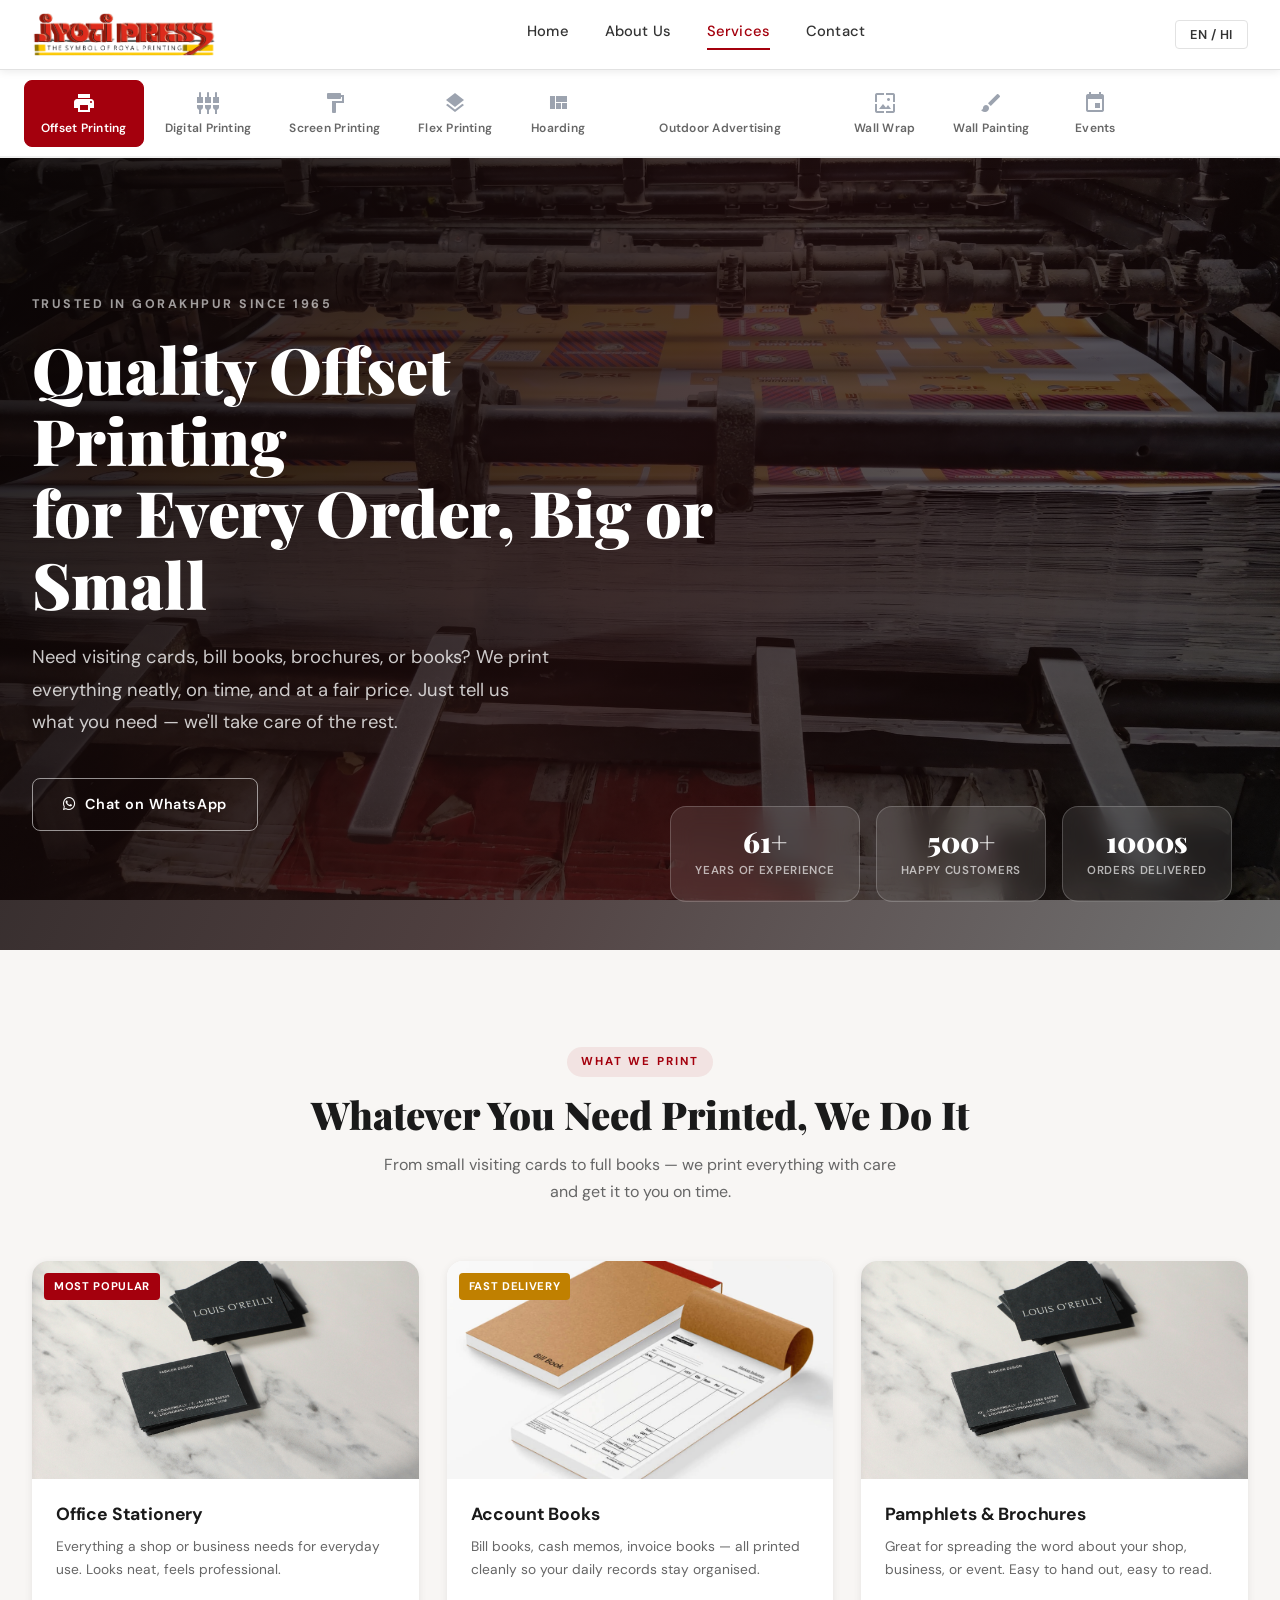
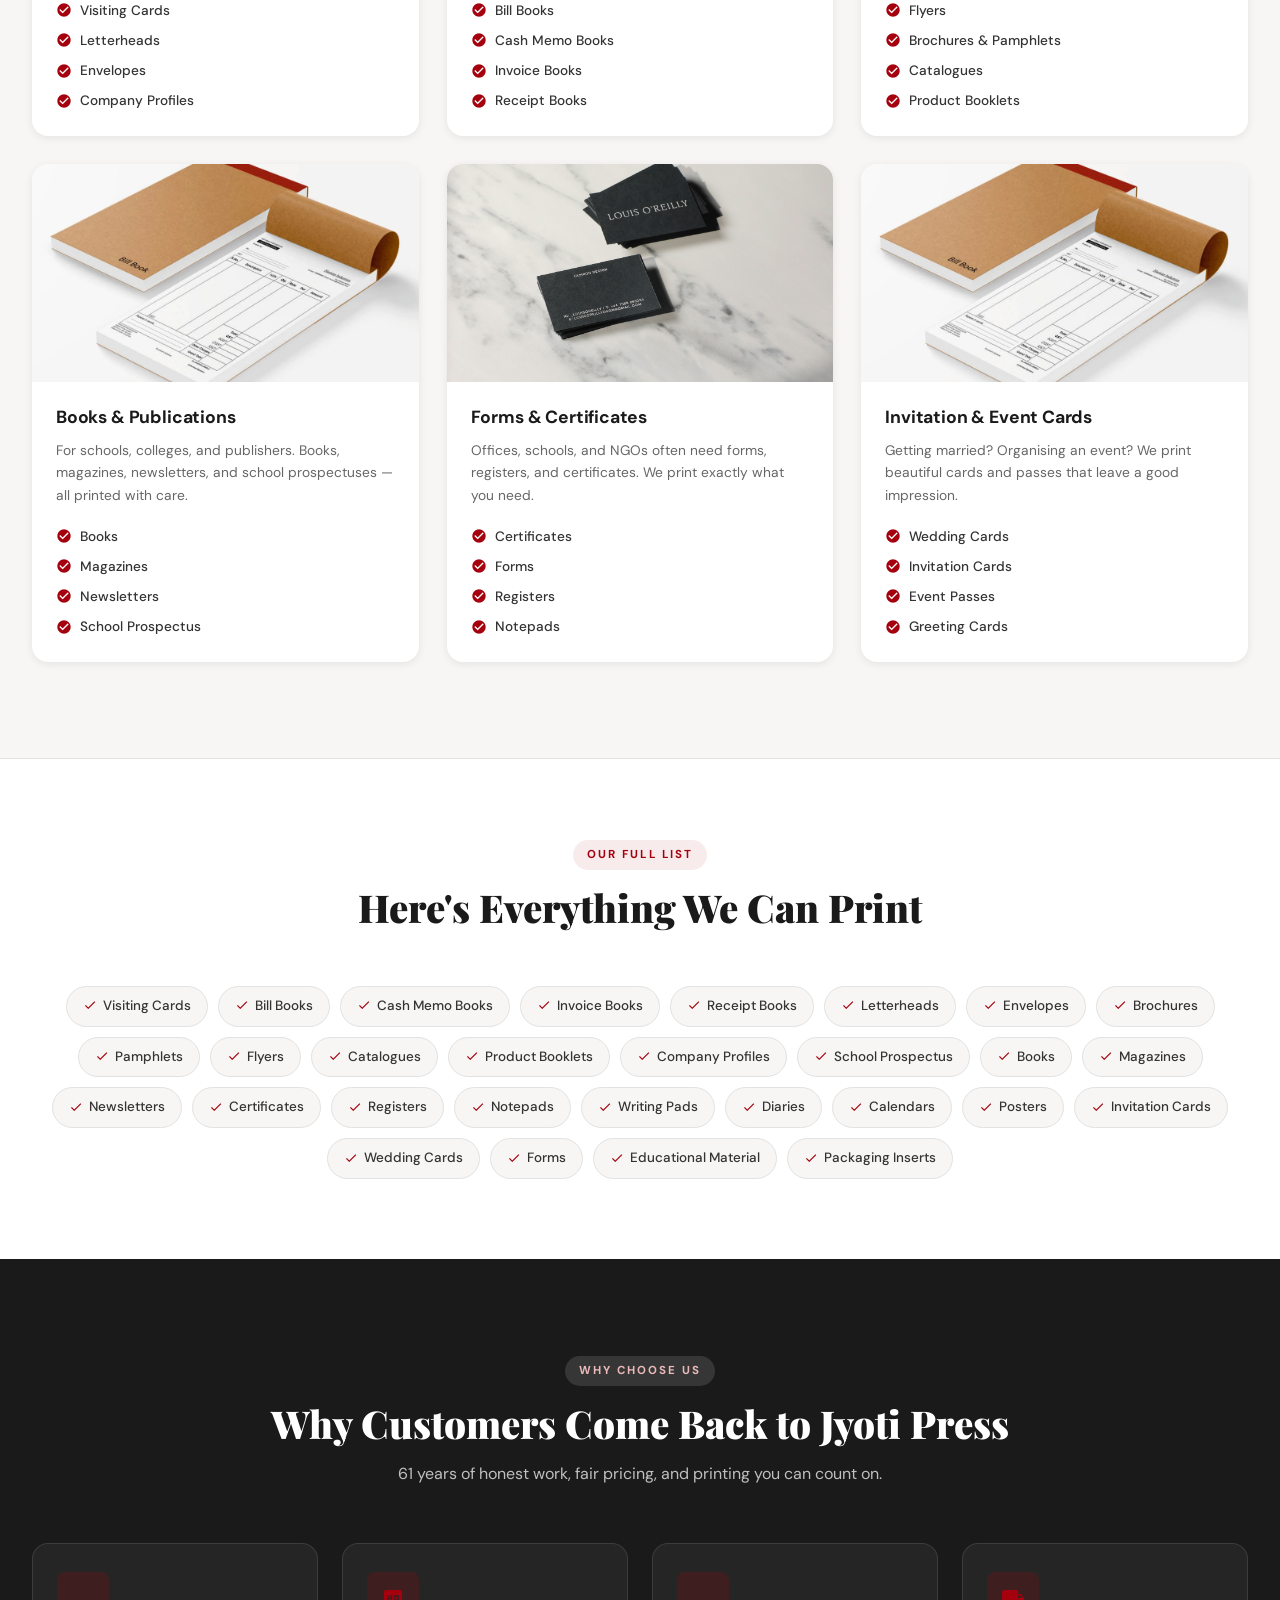
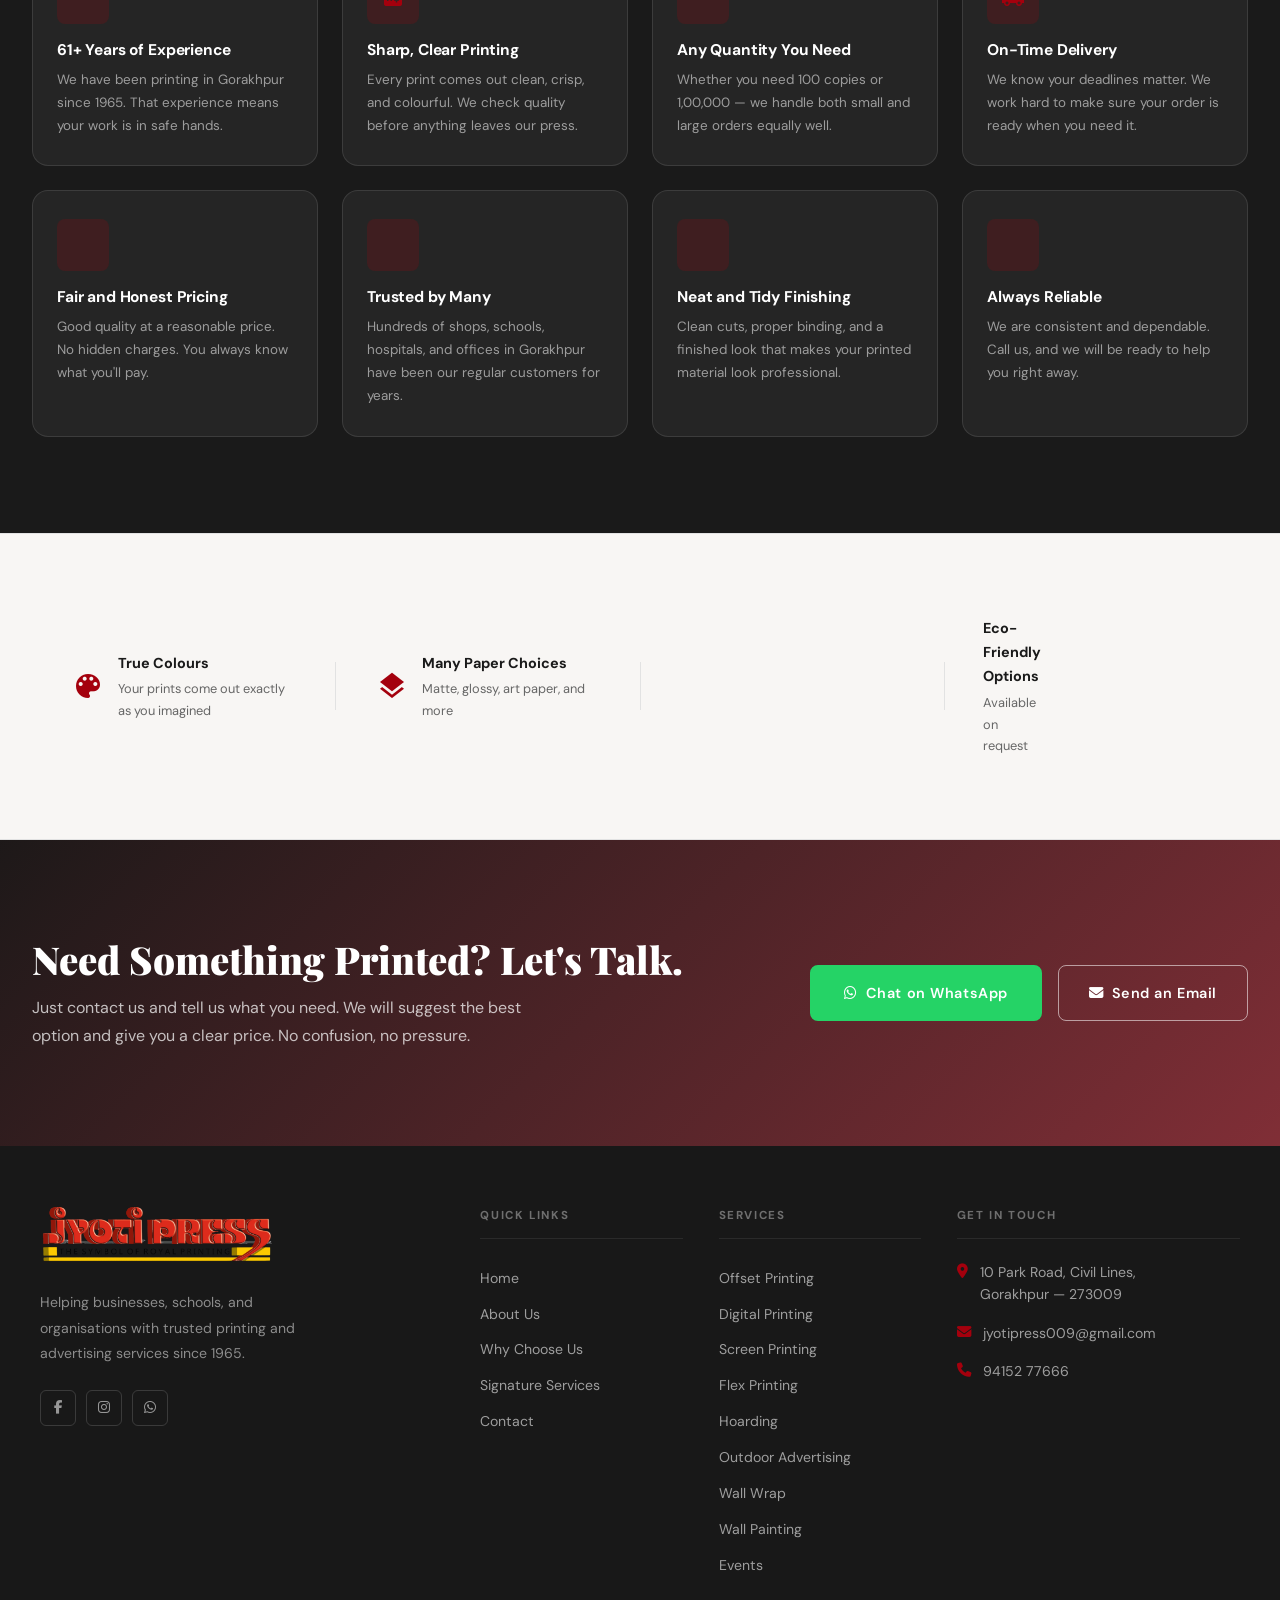
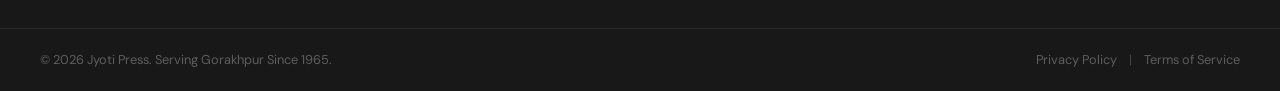
<file: pages/services.html>
<!DOCTYPE html>
<html lang="en">

<head>
    <meta charset="UTF-8" />
    <meta name="viewport" content="width=device-width, initial-scale=1.0" />
    <title data-i18n="sv.page.title">Services – Jyoti Press</title>
    <link rel="stylesheet" href="../css/services.css" />
    <link
        href="https://fonts.googleapis.com/css2?family=Playfair+Display:wght@700;900&family=DM+Sans:wght@400;500;600&display=swap"
        rel="stylesheet" />
    <link href="https://fonts.googleapis.com/icon?family=Material+Icons" rel="stylesheet" />
    <link rel="stylesheet" href="https://cdnjs.cloudflare.com/ajax/libs/font-awesome/6.5.2/css/all.min.css" />
</head>

<body>

    <!-- ========== NAVBAR ========== -->
    <header class="navbar" id="navbar">
        <div class="nav-inner">
            <a href="../index.html" class="nav-logo">
                <img src="../assets/img/eng_logo.png" id="siteLogo" alt="Jyoti Press"
                    onerror="this.style.display='none';this.nextElementSibling.style.display='block'" />
                <span class="logo-fallback">Jyoti Press</span>
            </a>
            <nav class="nav-links">
                <a href="../index.html" data-i18n="services.nav.home">Home</a>
                <a href="../index.html#about" data-i18n="nav.about">About us</a>
                <a href="services.html" class="active" data-i18n="services.nav.services">Services</a>
                <!-- <a href="#">Portfolio</a>
                <a href="#">Clients</a> -->
                <a href="contact.html" data-i18n="services.nav.contact">Contact</a>
            </nav>
            <div class="nav-actions">
                <button class="lang-btn language-btn" data-i18n="lang.btn">EN / HI</button>
                <button class="hamburger" id="hamburger" aria-label="Menu">
                    <span></span><span></span><span></span>
                </button>
            </div>
        </div>
        <div class="mobile-nav" id="mobileNav">
            <a href="../index.html" data-i18n="services.nav.home">Home</a>
            <a href="../index.html#about" data-i18n="nav.about">About us</a>
            <a href="services.html" class="active" data-i18n="services.nav.services">Services</a>
            <!-- <a href="#">Portfolio</a>
            <a href="#">Clients</a> -->
            <a href="contact.html" data-i18n="services.nav.contact">Contact</a>
        </div>
    </header>

    <!-- ========== SERVICE CATEGORIES BAR ========== -->
    <section class="cat-bar" id="catBar">
        <div class="cat-track" id="catTrack">
            <button class="cat-item active" data-target="offset-printing">
                <span class="material-icons">print</span>
                <span class="cat-label" data-i18n="sv.cat.offset">Offset Printing</span>
            </button>
            <button class="cat-item" data-target="digital-printing">
                <span class="material-icons">settings_input_component</span>
                <span class="cat-label" data-i18n="sv.cat.digital">Digital Printing</span>
            </button>
            <button class="cat-item" data-target="screen-printing">
                <span class="material-icons">format_paint</span>
                <span class="cat-label" data-i18n="sv.cat.screen">Screen Printing</span>
            </button>
            <button class="cat-item" data-target="flex-printing">
                <span class="material-icons">layers</span>
                <span class="cat-label" data-i18n="sv.cat.flex">Flex Printing</span>
            </button>
            <button class="cat-item" data-target="hoarding">
                <span class="material-icons">view_quilt</span>
                <span class="cat-label" data-i18n="sv.cat.hoarding">Hoarding</span>
            </button>
            <button class="cat-item" data-target="outdoor-advertising">
                <span class="material-icons">campaign</span>
                <span class="cat-label" data-i18n="sv.cat.outdoor">Outdoor Advertising</span>
            </button>
            <button class="cat-item" data-target="wall-wrap">
                <span class="material-icons">wallpaper</span>
                <span class="cat-label" data-i18n="sv.cat.wallwrap">Wall Wrap</span>
            </button>
            <button class="cat-item" data-target="wall-painting">
                <span class="material-icons">brush</span>
                <span class="cat-label" data-i18n="sv.cat.wallpaint">Wall Painting</span>
            </button>
            <button class="cat-item" data-target="events">
                <span class="material-icons">event</span>
                <span class="cat-label" data-i18n="sv.cat.events">Events</span>
            </button>
        </div>
    </section>

    <!-- ========== OFFSET PRINTING — HERO ========== -->
    <section class="op-hero" id="offset-printing">
        <div class="op-hero-bg" style="background-image: url('../assets/img/offset/Offset Printing.jpg');"></div>
        <div class="op-hero-overlay"></div>
        <div class="op-hero-content">
            <p class="op-eyebrow" data-i18n="sv.hero.eyebrow">Trusted in Gorakhpur Since 1965</p>
            <h1 class="op-heading" data-i18n-html="sv.hero.heading">Quality Offset Printing<br />for Every Order, Big or Small</h1>
            <p class="op-sub" data-i18n="sv.hero.sub">Need visiting cards, bill books, brochures, or books? We print everything neatly, on time, and at a fair price. Just tell us what you need — we'll take care of the rest.</p>
            <div class="op-hero-btns">
                <a href="https://wa.me/919415277666" class="btn-outline">
                    <i class="fa-brands fa-whatsapp"></i>
                    <span data-i18n="sv.hero.btn.wa">Chat on WhatsApp</span>
                </a>
            </div>
        </div>
        <div class="op-hero-stats">
            <div class="op-stat">
                <span class="op-stat-num">61+</span>
                <span class="op-stat-label" data-i18n="sv.stat.years">Years of Experience</span>
            </div>
            <div class="op-stat">
                <span class="op-stat-num">500+</span>
                <span class="op-stat-label" data-i18n="sv.stat.customers">Happy Customers</span>
            </div>
            <div class="op-stat">
                <span class="op-stat-num">1000s</span>
                <span class="op-stat-label" data-i18n="sv.stat.orders">Orders Delivered</span>
            </div>
        </div>
    </section>

    <!-- ========== PRODUCT SHOWCASE ========== -->
    <section class="op-products" id="op-products">
        <div class="op-container">
            <div class="op-section-header">
                <span class="op-section-tag" data-i18n="sv.products.tag">What We Print</span>
                <h2 class="op-section-heading" data-i18n="sv.products.heading">Whatever You Need Printed, We Do It</h2>
                <p class="op-section-sub" data-i18n="sv.products.sub">From small visiting cards to full books — we print everything with care and get it to you on time.</p>
            </div>

            <div class="op-product-grid">

                <!-- Business Essentials -->
                <div class="op-product-card">
                    <div class="op-product-card-img">
                        <img src="../assets/img/offset/Visiting Cards.jpg" alt="Business Essentials" />
                        <div class="op-product-badge" data-i18n="sv.card1.badge">Most Popular</div>
                    </div>
                    <div class="op-product-card-body">
                        <h3 data-i18n="sv.card1.title">Office Stationery</h3>
                        <p data-i18n="sv.card1.desc">Everything a shop or business needs for everyday use. Looks neat, feels professional.</p>
                        <ul class="op-product-list">
                            <li><span class="material-icons">check_circle</span> <span data-i18n="sv.card1.li1">Visiting Cards</span></li>
                            <li><span class="material-icons">check_circle</span> <span data-i18n="sv.card1.li2">Letterheads</span></li>
                            <li><span class="material-icons">check_circle</span> <span data-i18n="sv.card1.li3">Envelopes</span></li>
                            <li><span class="material-icons">check_circle</span> <span data-i18n="sv.card1.li4">Company Profiles</span></li>
                        </ul>
                    </div>
                </div>

                <!-- Account Books -->
                <div class="op-product-card">
                    <div class="op-product-card-img">
                        <img src="../assets/img/offset/Bill Books.jpg" alt="Account Books" />
                        <div class="op-product-badge op-product-badge--gold" data-i18n="sv.card2.badge">Fast Delivery</div>
                    </div>
                    <div class="op-product-card-body">
                        <h3 data-i18n="sv.card2.title">Account Books</h3>
                        <p data-i18n="sv.card2.desc">Bill books, cash memos, invoice books — all printed cleanly so your daily records stay organised.</p>
                        <ul class="op-product-list">
                            <li><span class="material-icons">check_circle</span> <span data-i18n="sv.card2.li1">Bill Books</span></li>
                            <li><span class="material-icons">check_circle</span> <span data-i18n="sv.card2.li2">Cash Memo Books</span></li>
                            <li><span class="material-icons">check_circle</span> <span data-i18n="sv.card2.li3">Invoice Books</span></li>
                            <li><span class="material-icons">check_circle</span> <span data-i18n="sv.card2.li4">Receipt Books</span></li>
                        </ul>
                    </div>
                </div>

                <!-- Marketing Material -->
                <div class="op-product-card">
                    <div class="op-product-card-img">
                        <img src="../assets/img/offset/Visiting Cards.jpg" alt="Marketing Material" />
                    </div>
                    <div class="op-product-card-body">
                        <h3 data-i18n="sv.card3.title">Pamphlets &amp; Brochures</h3>
                        <p data-i18n="sv.card3.desc">Great for spreading the word about your shop, business, or event. Easy to hand out, easy to read.</p>
                        <ul class="op-product-list">
                            <li><span class="material-icons">check_circle</span> <span data-i18n="sv.card3.li1">Flyers</span></li>
                            <li><span class="material-icons">check_circle</span> <span data-i18n="sv.card3.li2">Brochures &amp; Pamphlets</span></li>
                            <li><span class="material-icons">check_circle</span> <span data-i18n="sv.card3.li3">Catalogues</span></li>
                            <li><span class="material-icons">check_circle</span> <span data-i18n="sv.card3.li4">Product Booklets</span></li>
                        </ul>
                    </div>
                </div>

                <!-- Books & Publishing -->
                <div class="op-product-card">
                    <div class="op-product-card-img">
                        <img src="../assets/img/offset/Bill Books.jpg" alt="Books and Publishing" />
                    </div>
                    <div class="op-product-card-body">
                        <h3 data-i18n="sv.card4.title">Books &amp; Publications</h3>
                        <p data-i18n="sv.card4.desc">For schools, colleges, and publishers. Books, magazines, newsletters, and school prospectuses — all printed with care.</p>
                        <ul class="op-product-list">
                            <li><span class="material-icons">check_circle</span> <span data-i18n="sv.card4.li1">Books</span></li>
                            <li><span class="material-icons">check_circle</span> <span data-i18n="sv.card4.li2">Magazines</span></li>
                            <li><span class="material-icons">check_circle</span> <span data-i18n="sv.card4.li3">Newsletters</span></li>
                            <li><span class="material-icons">check_circle</span> <span data-i18n="sv.card4.li4">School Prospectus</span></li>
                        </ul>
                    </div>
                </div>

                <!-- Custom Printing -->
                <div class="op-product-card">
                    <div class="op-product-card-img">
                        <img src="../assets/img/offset/Visiting Cards.jpg" alt="Custom Printing" />
                    </div>
                    <div class="op-product-card-body">
                        <h3 data-i18n="sv.card5.title">Forms &amp; Certificates</h3>
                        <p data-i18n="sv.card5.desc">Offices, schools, and NGOs often need forms, registers, and certificates. We print exactly what you need.</p>
                        <ul class="op-product-list">
                            <li><span class="material-icons">check_circle</span> <span data-i18n="sv.card5.li1">Certificates</span></li>
                            <li><span class="material-icons">check_circle</span> <span data-i18n="sv.card5.li2">Forms</span></li>
                            <li><span class="material-icons">check_circle</span> <span data-i18n="sv.card5.li3">Registers</span></li>
                            <li><span class="material-icons">check_circle</span> <span data-i18n="sv.card5.li4">Notepads</span></li>
                        </ul>
                    </div>
                </div>

                <!-- Event & Invitation Printing -->
                <div class="op-product-card">
                    <div class="op-product-card-img">
                        <img src="../assets/img/offset/Bill Books.jpg" alt="Event and Invitation Printing" />
                    </div>
                    <div class="op-product-card-body">
                        <h3 data-i18n="sv.card6.title">Invitation &amp; Event Cards</h3>
                        <p data-i18n="sv.card6.desc">Getting married? Organising an event? We print beautiful cards and passes that leave a good impression.</p>
                        <ul class="op-product-list">
                            <li><span class="material-icons">check_circle</span> <span data-i18n="sv.card6.li1">Wedding Cards</span></li>
                            <li><span class="material-icons">check_circle</span> <span data-i18n="sv.card6.li2">Invitation Cards</span></li>
                            <li><span class="material-icons">check_circle</span> <span data-i18n="sv.card6.li3">Event Passes</span></li>
                            <li><span class="material-icons">check_circle</span> <span data-i18n="sv.card6.li4">Greeting Cards</span></li>
                        </ul>
                    </div>
                </div>

            </div>
        </div>
    </section>

    <!-- ========== ALL PRODUCTS QUICK LIST ========== -->
    <section class="op-allproducts">
        <div class="op-container">
            <div class="op-section-header">
                <span class="op-section-tag" data-i18n="sv.allprod.tag">Our Full List</span>
                <h2 class="op-section-heading" data-i18n="sv.allprod.heading">Here's Everything We Can Print</h2>
            </div>
            <div class="op-pills-grid">
                <span class="op-pill"><span class="material-icons">check</span> <span data-i18n="sv.pill.visiting">Visiting Cards</span></span>
                <span class="op-pill"><span class="material-icons">check</span> <span data-i18n="sv.pill.billbooks">Bill Books</span></span>
                <span class="op-pill"><span class="material-icons">check</span> <span data-i18n="sv.pill.cashmemo">Cash Memo Books</span></span>
                <span class="op-pill"><span class="material-icons">check</span> <span data-i18n="sv.pill.invoice">Invoice Books</span></span>
                <span class="op-pill"><span class="material-icons">check</span> <span data-i18n="sv.pill.receipt">Receipt Books</span></span>
                <span class="op-pill"><span class="material-icons">check</span> <span data-i18n="sv.pill.letterheads">Letterheads</span></span>
                <span class="op-pill"><span class="material-icons">check</span> <span data-i18n="sv.pill.envelopes">Envelopes</span></span>
                <span class="op-pill"><span class="material-icons">check</span> <span data-i18n="sv.pill.brochures">Brochures</span></span>
                <span class="op-pill"><span class="material-icons">check</span> <span data-i18n="sv.pill.pamphlets">Pamphlets</span></span>
                <span class="op-pill"><span class="material-icons">check</span> <span data-i18n="sv.pill.flyers">Flyers</span></span>
                <span class="op-pill"><span class="material-icons">check</span> <span data-i18n="sv.pill.catalogues">Catalogues</span></span>
                <span class="op-pill"><span class="material-icons">check</span> <span data-i18n="sv.pill.booklets">Product Booklets</span></span>
                <span class="op-pill"><span class="material-icons">check</span> <span data-i18n="sv.pill.profiles">Company Profiles</span></span>
                <span class="op-pill"><span class="material-icons">check</span> <span data-i18n="sv.pill.prospectus">School Prospectus</span></span>
                <span class="op-pill"><span class="material-icons">check</span> <span data-i18n="sv.pill.books">Books</span></span>
                <span class="op-pill"><span class="material-icons">check</span> <span data-i18n="sv.pill.magazines">Magazines</span></span>
                <span class="op-pill"><span class="material-icons">check</span> <span data-i18n="sv.pill.newsletters">Newsletters</span></span>
                <span class="op-pill"><span class="material-icons">check</span> <span data-i18n="sv.pill.certs">Certificates</span></span>
                <span class="op-pill"><span class="material-icons">check</span> <span data-i18n="sv.pill.registers">Registers</span></span>
                <span class="op-pill"><span class="material-icons">check</span> <span data-i18n="sv.pill.notepads">Notepads</span></span>
                <span class="op-pill"><span class="material-icons">check</span> <span data-i18n="sv.pill.writingpads">Writing Pads</span></span>
                <span class="op-pill"><span class="material-icons">check</span> <span data-i18n="sv.pill.diaries">Diaries</span></span>
                <span class="op-pill"><span class="material-icons">check</span> <span data-i18n="sv.pill.calendars">Calendars</span></span>
                <span class="op-pill"><span class="material-icons">check</span> <span data-i18n="sv.pill.posters">Posters</span></span>
                <span class="op-pill"><span class="material-icons">check</span> <span data-i18n="sv.pill.invitations">Invitation Cards</span></span>
                <span class="op-pill"><span class="material-icons">check</span> <span data-i18n="sv.pill.wedding">Wedding Cards</span></span>
                <span class="op-pill"><span class="material-icons">check</span> <span data-i18n="sv.pill.forms">Forms</span></span>
                <span class="op-pill"><span class="material-icons">check</span> <span data-i18n="sv.pill.educational">Educational Material</span></span>
                <span class="op-pill"><span class="material-icons">check</span> <span data-i18n="sv.pill.packaging">Packaging Inserts</span></span>
            </div>
        </div>
    </section>

    <!-- ========== WHY CHOOSE JYOTI PRESS ========== -->
    <section class="op-why">
        <div class="op-container">
            <div class="op-section-header op-section-header--light">
                <span class="op-section-tag op-section-tag--light" data-i18n="sv.why.tag">Why Choose Us</span>
                <h2 class="op-section-heading op-section-heading--light" data-i18n="sv.why.heading">Why Customers Come Back to Jyoti Press</h2>
                <p class="op-section-sub op-section-sub--light" data-i18n="sv.why.sub">61 years of honest work, fair pricing, and printing you can count on.</p>
            </div>
            <div class="op-why-grid">
                <div class="op-why-card">
                    <div class="op-why-icon"><span class="material-icons">workspace_premium</span></div>
                    <h4 data-i18n="sv.why.c1.title">61+ Years of Experience</h4>
                    <p data-i18n="sv.why.c1.desc">We have been printing in Gorakhpur since 1965. That experience means your work is in safe hands.</p>
                </div>
                <div class="op-why-card">
                    <div class="op-why-icon"><span class="material-icons">high_quality</span></div>
                    <h4 data-i18n="sv.why.c2.title">Sharp, Clear Printing</h4>
                    <p data-i18n="sv.why.c2.desc">Every print comes out clean, crisp, and colourful. We check quality before anything leaves our press.</p>
                </div>
                <div class="op-why-card">
                    <div class="op-why-icon"><span class="material-icons">inventory_2</span></div>
                    <h4 data-i18n="sv.why.c3.title">Any Quantity You Need</h4>
                    <p data-i18n="sv.why.c3.desc">Whether you need 100 copies or 1,00,000 — we handle both small and large orders equally well.</p>
                </div>
                <div class="op-why-card">
                    <div class="op-why-icon"><span class="material-icons">local_shipping</span></div>
                    <h4 data-i18n="sv.why.c4.title">On-Time Delivery</h4>
                    <p data-i18n="sv.why.c4.desc">We know your deadlines matter. We work hard to make sure your order is ready when you need it.</p>
                </div>
                <div class="op-why-card">
                    <div class="op-why-icon"><span class="material-icons">currency_rupee</span></div>
                    <h4 data-i18n="sv.why.c5.title">Fair and Honest Pricing</h4>
                    <p data-i18n="sv.why.c5.desc">Good quality at a reasonable price. No hidden charges. You always know what you'll pay.</p>
                </div>
                <div class="op-why-card">
                    <div class="op-why-icon"><span class="material-icons">handshake</span></div>
                    <h4 data-i18n="sv.why.c6.title">Trusted by Many</h4>
                    <p data-i18n="sv.why.c6.desc">Hundreds of shops, schools, hospitals, and offices in Gorakhpur have been our regular customers for years.</p>
                </div>
                <div class="op-why-card">
                    <div class="op-why-icon"><span class="material-icons">auto_fix_high</span></div>
                    <h4 data-i18n="sv.why.c7.title">Neat and Tidy Finishing</h4>
                    <p data-i18n="sv.why.c7.desc">Clean cuts, proper binding, and a finished look that makes your printed material look professional.</p>
                </div>
                <div class="op-why-card">
                    <div class="op-why-icon"><span class="material-icons">verified</span></div>
                    <h4 data-i18n="sv.why.c8.title">Always Reliable</h4>
                    <p data-i18n="sv.why.c8.desc">We are consistent and dependable. Call us, and we will be ready to help you right away.</p>
                </div>
            </div>
        </div>
    </section>

    <!-- ========== BENEFITS STRIP ========== -->
    <section class="op-benefits">
        <div class="op-container">
            <div class="op-benefits-inner">
                <div class="op-benefit">
                    <span class="material-icons">palette</span>
                    <div>
                        <strong data-i18n="sv.ben.c1.title">True Colours</strong>
                        <span data-i18n="sv.ben.c1.sub">Your prints come out exactly as you imagined</span>
                    </div>
                </div>
                <div class="op-benefit-sep"></div>
                <div class="op-benefit">
                    <span class="material-icons">layers</span>
                    <div>
                        <strong data-i18n="sv.ben.c2.title">Many Paper Choices</strong>
                        <span data-i18n="sv.ben.c2.sub">Matte, glossy, art paper, and more</span>
                    </div>
                </div>
                <div class="op-benefit-sep"></div>
                <div class="op-benefit">
                    <span class="material-icons">recycling</span>
                    <div>
                        <strong data-i18n="sv.ben.c3.title">Eco-Friendly Options</strong>
                        <span data-i18n="sv.ben.c3.sub">Available on request</span>
                    </div>
                </div>
                <div class="op-benefit-sep"></div>
                <div class="op-benefit">
                    <span class="material-icons">support_agent</span>
                    <div>
                        <strong data-i18n="sv.ben.c4.title">We Guide You</strong>
                        <span data-i18n="sv.ben.c4.sub">From your idea to final delivery</span>
                    </div>
                </div>
            </div>
        </div>
    </section>

    <!-- ========== CALL TO ACTION ========== -->
    <section class="op-cta">
        <div class="op-cta-bg" style="background-image: url('../assets/img/offset/Offset Printing.jpg');"></div>
        <div class="op-cta-overlay"></div>
        <div class="op-container op-cta-inner">
            <div class="op-cta-text">
                <h2 data-i18n="sv.cta.heading">Need Something Printed? Let's Talk.</h2>
                <p data-i18n="sv.cta.para">Just contact us and tell us what you need. We will suggest the best option and give you a clear price. No confusion, no pressure.</p>
            </div>
            <div class="op-cta-btns">
                <a href="https://wa.me/919415277666" target="_blank" rel="noopener" class="btn-primary op-cta-wa">
                    <i class="fa-brands fa-whatsapp"></i> <span data-i18n="sv.cta.btn.wa">Chat on WhatsApp</span>
                </a>
                <a href="https://mail.google.com/mail/?view=cm&fs=1&to=jyotipress009@gmail.com&su=Printing%20Inquiry"
                    class="email-btn" target="_blank" rel="noopener noreferrer">
                    <i class="fas fa-envelope"></i>
                    <span data-i18n="sv.cta.btn.email">Send an Email</span>
                </a>
            </div>
        </div>
    </section>

    <!-- ========== FOOTER ========== -->
    <footer class="footer" id="footer">
        <div class="footer-main">
            <div class="footer-grid">

                <div class="footer-col footer-col--brand">
                    <a href="../index.html#home" class="footer-logo-link" tabindex="-1">
                        <img src="../assets/img/eng_logo.png" id="footerLogo" alt="Jyoti Press Logo" class="footer-logo-img"
                            draggable="false" />
                    </a>
                    <p class="footer-brand-desc" data-i18n="footer.brand.desc">Helping businesses, schools, and organisations with trusted printing
                        and advertising services since 1965.</p>
                    <div class="footer-social">
                        <a href="https://facebook.com" target="_blank" rel="noopener" class="footer-social-link"
                            aria-label="Facebook"><i class="fa-brands fa-facebook-f"></i></a>
                        <a href="https://instagram.com" target="_blank" rel="noopener" class="footer-social-link"
                            aria-label="Instagram"><i class="fa-brands fa-instagram"></i></a>
                        <a href="https://wa.me/919415277666" target="_blank" rel="noopener" class="footer-social-link"
                            aria-label="WhatsApp"><i class="fa-brands fa-whatsapp"></i></a>
                    </div>
                </div>

                <div class="footer-col">
                    <h4 class="footer-col-heading" data-i18n="footer.ql.heading">Quick Links</h4>
                    <ul class="footer-links-list">
                        <li><a href="../index.html#home" data-i18n="footer.ql.home">Home</a></li>
                        <li><a href="../index.html#about" data-i18n="footer.ql.about">About Us</a></li>
                        <li><a href="../index.html#why-us" data-i18n="footer.ql.whyus">Why Choose Us</a></li>
                        <li><a href="../index.html#services" data-i18n="footer.ql.services">Our Services</a></li>
                        <li><a href="contact.html" data-i18n="footer.ql.contact">Contact</a></li>
                    </ul>
                </div>

                <div class="footer-col">
                    <h4 class="footer-col-heading" data-i18n="footer.sv.heading">Services</h4>
                    <ul class="footer-links-list">
                        <li><a href="services.html#offset-printing" data-i18n="footer.sv.offset">Offset Printing</a></li>
                        <li><a href="digitalPrinting.html" data-i18n="footer.sv.digital">Digital Printing</a></li>
                        <li><a href="screenPrinting.html" data-i18n="footer.sv.screen">Screen Printing</a></li>
                        <li><a href="flexPrinting.html" data-i18n="footer.sv.flex">Flex Printing</a></li>
                        <li><a href="hoarding.html" data-i18n="footer.sv.hoarding">Hoarding</a></li>
                        <li><a href="outdoorAdvertising.html" data-i18n="footer.sv.outdoor">Outdoor Advertising</a></li>
                        <li><a href="wallWrap.html" data-i18n="footer.sv.wallwrap">Wall Wrap</a></li>
                        <li><a href="wallPainting.html" data-i18n="footer.sv.wallpaint">Wall Painting</a></li>
                        <li><a href="event.html" data-i18n="footer.sv.events">Events</a></li>
                    </ul>
                </div>

                <div class="footer-col">
                    <h4 class="footer-col-heading" data-i18n="footer.ct.heading">Get In Touch</h4>
                    <ul class="footer-contact-list">
                        <li>
                            <i class="fa-solid fa-location-dot"></i>
                            <span data-i18n-html="footer.ct.address">10 Park Road, Civil Lines,<br>Gorakhpur &mdash; 273009</span>
                        </li>
                        <li>
                            <i class="fa-solid fa-envelope"></i>
                            <a href="https://mail.google.com/mail/?view=cm&fs=1&to=jyotipress009@gmail.com"
                                target="_blank" rel="noopener noreferrer">
                                jyotipress009@gmail.com
                            </a>
                        </li>
                        <li>
                            <i class="fa-solid fa-phone"></i>
                            <a href="tel:9415277666">94152 77666</a>
                        </li>
                    </ul>
                </div>

            </div>
        </div>
        <div class="footer-bottom">
            <div class="footer-bottom-inner">
                <span class="footer-copy" data-i18n="footer.copy">&copy; 2026 Jyoti Press. Serving Gorakhpur Since 1965.</span>
                <div class="footer-bottom-links">
                    <a href="#" data-i18n="footer.privacy">Privacy Policy</a>
                    <span class="footer-bottom-sep" aria-hidden="true">|</span>
                    <a href="#" data-i18n="footer.terms">Terms of Service</a>
                </div>
            </div>
        </div>
    </footer>

    <script src="../js/language.js"></script>
    <script src="../js/translation/services.js"></script>
    <script src="../js/services.js"></script>
</body>

</html>
</file>
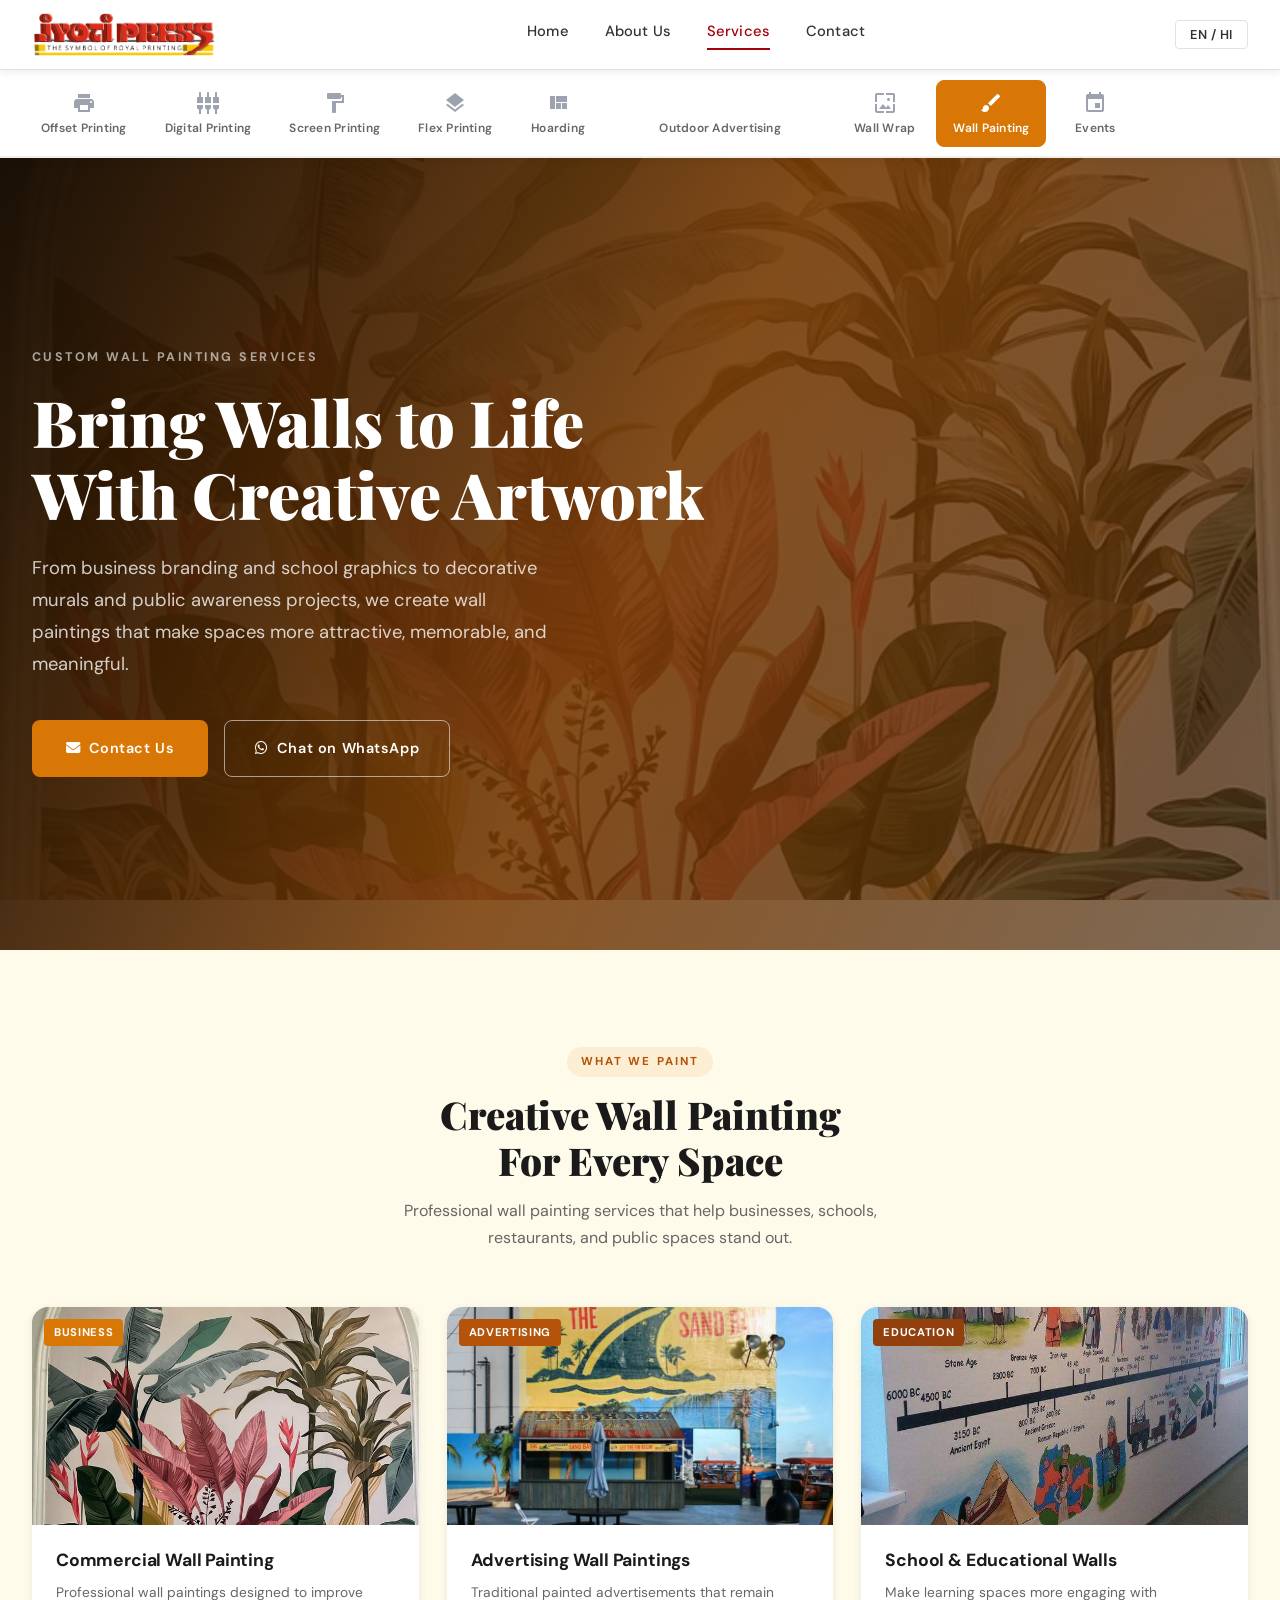
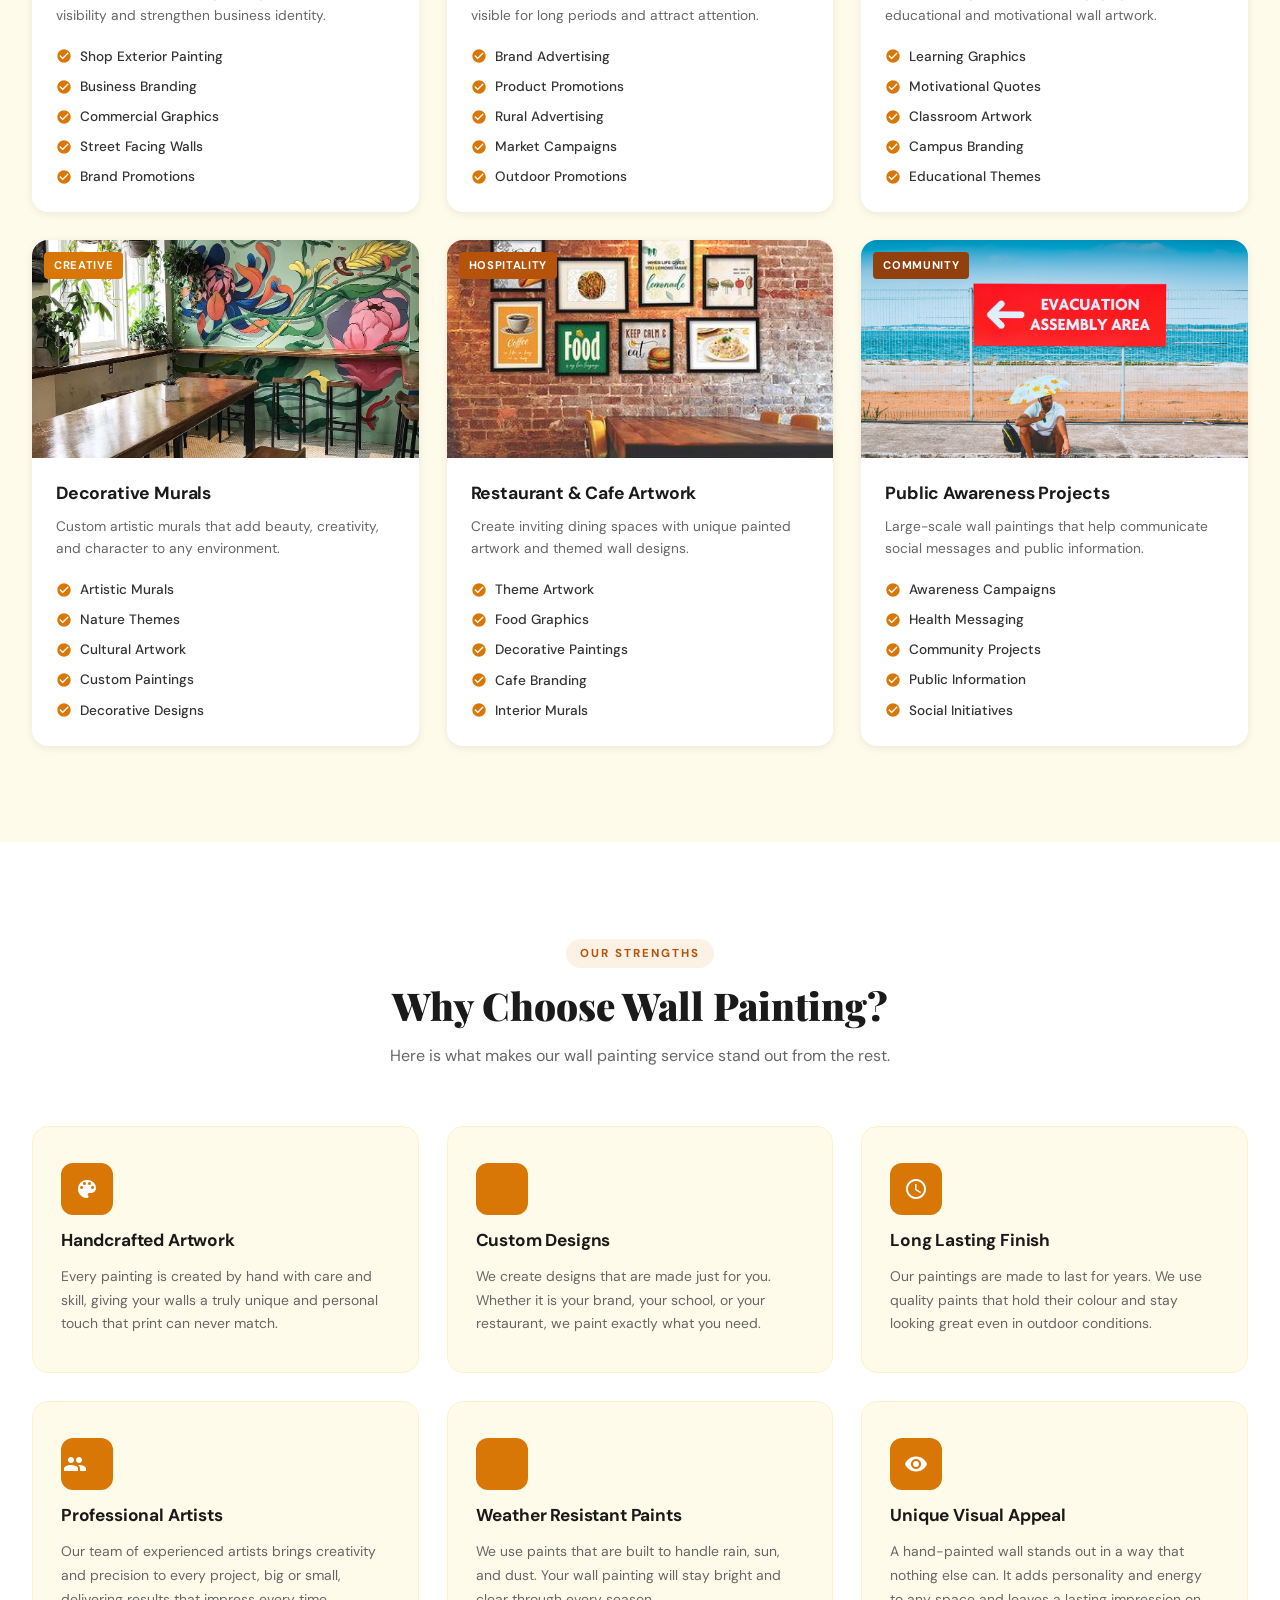
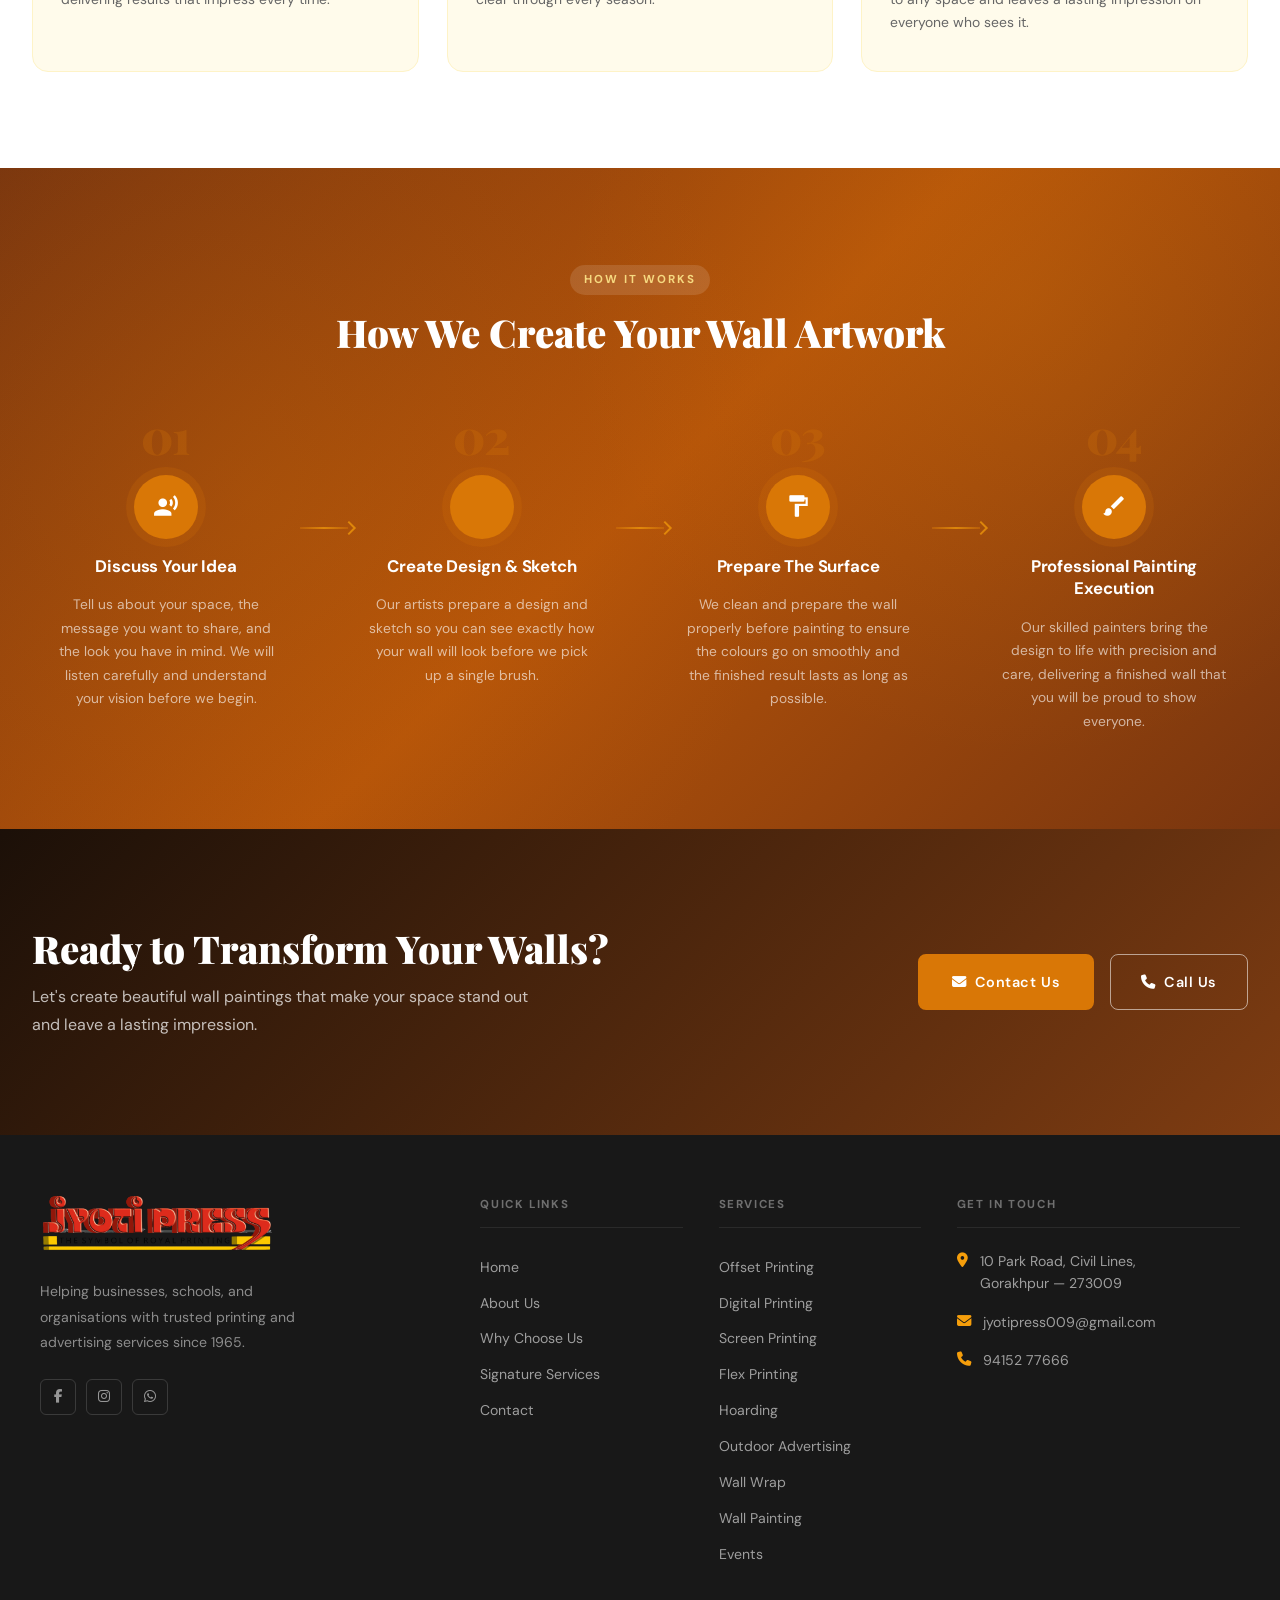
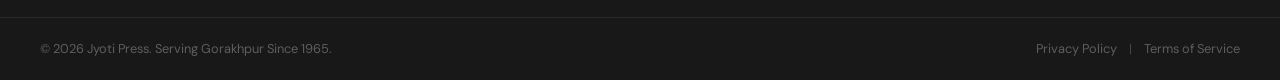
<file: pages/wallPainting.html>
<!DOCTYPE html>
<html lang="en">

<head>
    <meta charset="UTF-8" />
    <meta name="viewport" content="width=device-width, initial-scale=1.0" />
    <title data-i18n="wp.page.title">Wall Painting Services – Jyoti Press</title>
    <link rel="stylesheet" href="../css/wallPainting.css" />
    <link
        href="https://fonts.googleapis.com/css2?family=Playfair+Display:wght@700;900&family=DM+Sans:wght@400;500;600&display=swap"
        rel="stylesheet" />
    <link href="https://fonts.googleapis.com/icon?family=Material+Icons" rel="stylesheet" />
    <link rel="stylesheet" href="https://cdnjs.cloudflare.com/ajax/libs/font-awesome/6.5.2/css/all.min.css" />
</head>

<body>

    <!-- ========== NAVBAR ========== -->
    <header class="navbar" id="navbar">
        <div class="nav-inner">
            <a href="../index.html" class="nav-logo">
                <img src="../assets/img/eng_logo.png" id="siteLogo" alt="Jyoti Press"
                    onerror="this.style.display='none';this.nextElementSibling.style.display='block'" />
                <span class="logo-fallback">Jyoti Press</span>
            </a>
            <nav class="nav-links">
                <a href="../index.html" data-i18n="services.nav.home">Home</a>
                <a href="../index.html#about" data-i18n="nav.about">About us</a>
                <a href="services.html" class="active" data-i18n="services.nav.services">Services</a>
                <a href="contact.html" data-i18n="services.nav.contact">Contact</a>
            </nav>
            <div class="nav-actions">
                <button class="lang-btn language-btn" data-i18n="lang.btn">EN / HI</button>
                <button class="hamburger" id="hamburger" aria-label="Menu">
                    <span></span><span></span><span></span>
                </button>
            </div>
        </div>
        <div class="mobile-nav" id="mobileNav">
            <a href="../index.html" data-i18n="services.nav.home">Home</a>
            <a href="../index.html#about" data-i18n="nav.about">About us</a>
            <a href="services.html" class="active" data-i18n="services.nav.services">Services</a>
            <!-- <a href="portfolio.html">Portfolio</a>
            <a href="clients.html">Clients</a> -->
            <a href="contact.html" data-i18n="services.nav.contact">Contact</a>
        </div>
    </header>

    <!-- ========== SERVICE CATEGORIES BAR ========== -->
    <section class="cat-bar" id="catBar">
        <div class="cat-track" id="catTrack">
            <button class="cat-item" data-target="offset-section">
                <span class="material-icons">print</span>
                <span class="cat-label" data-i18n="sv.cat.offset">Offset Printing</span>
            </button>
            <button class="cat-item" data-target="digital-section">
                <span class="material-icons">settings_input_component</span>
                <span class="cat-label" data-i18n="sv.cat.digital">Digital Printing</span>
            </button>
            <button class="cat-item" data-target="screen-section">
                <span class="material-icons">format_paint</span>
                <span class="cat-label" data-i18n="sv.cat.screen">Screen Printing</span>
            </button>
            <button class="cat-item" data-target="flex-section">
                <span class="material-icons">layers</span>
                <span class="cat-label" data-i18n="sv.cat.flex">Flex Printing</span>
            </button>
            <button class="cat-item" data-target="hoarding-section">
                <span class="material-icons">view_quilt</span>
                <span class="cat-label" data-i18n="sv.cat.hoarding">Hoarding</span>
            </button>
            <button class="cat-item" data-target="outdoor-advertising">
                <span class="material-icons">campaign</span>
                <span class="cat-label" data-i18n="sv.cat.outdoor">Outdoor Advertising</span>
            </button>
            <button class="cat-item" data-target="wall-wrap">
                <span class="material-icons">wallpaper</span>
                <span class="cat-label" data-i18n="sv.cat.wallwrap">Wall Wrap</span>
            </button>
            <button class="cat-item active" data-target="wall-painting">
                <span class="material-icons">brush</span>
                <span class="cat-label" data-i18n="sv.cat.wallpaint">Wall Painting</span>
            </button>
            <button class="cat-item" data-target="events">
                <span class="material-icons">event</span>
                <span class="cat-label" data-i18n="sv.cat.events">Events</span>
            </button>
        </div>
    </section>

    <!-- ========== WALL PAINTING — HERO ========== -->
    <section class="op-hero" id="wall-painting-section">
        <div class="op-hero-bg"
            style="background-image: url('../assets/img/wallPainting/Commercial Wall Painting.jpg');"></div>
        <div class="op-hero-overlay wp-overlay"></div>
        <div class="op-hero-content">
            <p class="op-eyebrow" data-i18n="wp.hero.eyebrow">CUSTOM WALL PAINTING SERVICES</p>
            <h1 class="op-heading" data-i18n-html="wp.hero.heading">Bring Walls to Life<br />With Creative Artwork</h1>
            <p class="op-sub" data-i18n="wp.hero.sub">From business branding and school graphics to decorative murals and public awareness projects, we create wall paintings that make spaces more attractive, memorable, and meaningful.</p>
            <div class="op-hero-btns">
                <a href="https://mail.google.com/mail/?view=cm&fs=1&to=jyotipress009@gmail.com"
                    target="_blank" rel="noopener noreferrer"
                    class="btn-primary wp-btn-primary">
                    <i class="fas fa-envelope"></i> <span data-i18n="wp.hero.btn.email">Contact Us</span>
                </a>
                <a href="https://wa.me/919415277666" target="_blank" rel="noopener" class="btn-outline">
                    <i class="fa-brands fa-whatsapp"></i>
                    <span data-i18n="wp.hero.btn.wa">Chat on WhatsApp</span>
                </a>
            </div>
        </div>
    </section>

    <!-- ========== WALL PAINTING SERVICES ========== -->
    <section class="op-products wp-products-bg">
        <div class="op-container">
            <div class="op-section-header">
                <span class="op-section-tag wp-section-tag" data-i18n="wp.products.tag">What We Paint</span>
                <h2 class="op-section-heading" data-i18n-html="wp.products.heading">Creative Wall Painting<br />For Every Space</h2>
                <p class="op-section-sub" data-i18n="wp.products.sub">Professional wall painting services that help businesses, schools, restaurants, and public spaces stand out.</p>
            </div>

            <div class="op-product-grid">

                <!-- Commercial Wall Painting -->
                <div class="op-product-card">
                    <div class="op-product-card-img">
                        <img src="../assets/img/wallPainting/Commercial Wall Painting.jpg" alt="Commercial Wall Painting" />
                        <div class="op-product-badge wp-badge-primary" data-i18n="wp.card1.badge">Business</div>
                    </div>
                    <div class="op-product-card-body">
                        <h3 data-i18n="wp.card1.title">Commercial Wall Painting</h3>
                        <p data-i18n="wp.card1.desc">Professional wall paintings designed to improve visibility and strengthen business identity.</p>
                        <ul class="op-product-list">
                            <li><span class="material-icons">check_circle</span> <span data-i18n="wp.card1.li1">Shop Exterior Painting</span></li>
                            <li><span class="material-icons">check_circle</span> <span data-i18n="wp.card1.li2">Business Branding</span></li>
                            <li><span class="material-icons">check_circle</span> <span data-i18n="wp.card1.li3">Commercial Graphics</span></li>
                            <li><span class="material-icons">check_circle</span> <span data-i18n="wp.card1.li4">Street Facing Walls</span></li>
                            <li><span class="material-icons">check_circle</span> <span data-i18n="wp.card1.li5">Brand Promotions</span></li>
                        </ul>
                    </div>
                </div>

                <!-- Advertising Wall Paintings -->
                <div class="op-product-card">
                    <div class="op-product-card-img">
                        <img src="../assets/img/wallPainting/Advertising Wall Paintings.jpg" alt="Advertising Wall Paintings" />
                        <div class="op-product-badge wp-badge-secondary" data-i18n="wp.card2.badge">Advertising</div>
                    </div>
                    <div class="op-product-card-body">
                        <h3 data-i18n="wp.card2.title">Advertising Wall Paintings</h3>
                        <p data-i18n="wp.card2.desc">Traditional painted advertisements that remain visible for long periods and attract attention.</p>
                        <ul class="op-product-list">
                            <li><span class="material-icons">check_circle</span> <span data-i18n="wp.card2.li1">Brand Advertising</span></li>
                            <li><span class="material-icons">check_circle</span> <span data-i18n="wp.card2.li2">Product Promotions</span></li>
                            <li><span class="material-icons">check_circle</span> <span data-i18n="wp.card2.li3">Rural Advertising</span></li>
                            <li><span class="material-icons">check_circle</span> <span data-i18n="wp.card2.li4">Market Campaigns</span></li>
                            <li><span class="material-icons">check_circle</span> <span data-i18n="wp.card2.li5">Outdoor Promotions</span></li>
                        </ul>
                    </div>
                </div>

                <!-- School & Educational Walls -->
                <div class="op-product-card">
                    <div class="op-product-card-img">
                        <img src="../assets/img/wallPainting/School & Educational Walls.jpg" alt="School & Educational Walls" />
                        <div class="op-product-badge wp-badge-tertiary" data-i18n="wp.card3.badge">Education</div>
                    </div>
                    <div class="op-product-card-body">
                        <h3 data-i18n-html="wp.card3.title">School &amp; Educational Walls</h3>
                        <p data-i18n="wp.card3.desc">Make learning spaces more engaging with educational and motivational wall artwork.</p>
                        <ul class="op-product-list">
                            <li><span class="material-icons">check_circle</span> <span data-i18n="wp.card3.li1">Learning Graphics</span></li>
                            <li><span class="material-icons">check_circle</span> <span data-i18n="wp.card3.li2">Motivational Quotes</span></li>
                            <li><span class="material-icons">check_circle</span> <span data-i18n="wp.card3.li3">Classroom Artwork</span></li>
                            <li><span class="material-icons">check_circle</span> <span data-i18n="wp.card3.li4">Campus Branding</span></li>
                            <li><span class="material-icons">check_circle</span> <span data-i18n="wp.card3.li5">Educational Themes</span></li>
                        </ul>
                    </div>
                </div>

                <!-- Decorative Murals -->
                <div class="op-product-card">
                    <div class="op-product-card-img">
                        <img src="../assets/img/wallPainting/Decorative Murals.jpg" alt="Decorative Murals" />
                        <div class="op-product-badge wp-badge-primary" data-i18n="wp.card4.badge">Creative</div>
                    </div>
                    <div class="op-product-card-body">
                        <h3 data-i18n="wp.card4.title">Decorative Murals</h3>
                        <p data-i18n="wp.card4.desc">Custom artistic murals that add beauty, creativity, and character to any environment.</p>
                        <ul class="op-product-list">
                            <li><span class="material-icons">check_circle</span> <span data-i18n="wp.card4.li1">Artistic Murals</span></li>
                            <li><span class="material-icons">check_circle</span> <span data-i18n="wp.card4.li2">Nature Themes</span></li>
                            <li><span class="material-icons">check_circle</span> <span data-i18n="wp.card4.li3">Cultural Artwork</span></li>
                            <li><span class="material-icons">check_circle</span> <span data-i18n="wp.card4.li4">Custom Paintings</span></li>
                            <li><span class="material-icons">check_circle</span> <span data-i18n="wp.card4.li5">Decorative Designs</span></li>
                        </ul>
                    </div>
                </div>

                <!-- Restaurant & Cafe Artwork -->
                <div class="op-product-card">
                    <div class="op-product-card-img">
                        <img src="../assets/img/wallPainting/Restaurant & Cafe Artwork.jpg" alt="Restaurant & Cafe Artwork" />
                        <div class="op-product-badge wp-badge-secondary" data-i18n="wp.card5.badge">Hospitality</div>
                    </div>
                    <div class="op-product-card-body">
                        <h3 data-i18n-html="wp.card5.title">Restaurant &amp; Cafe Artwork</h3>
                        <p data-i18n="wp.card5.desc">Create inviting dining spaces with unique painted artwork and themed wall designs.</p>
                        <ul class="op-product-list">
                            <li><span class="material-icons">check_circle</span> <span data-i18n="wp.card5.li1">Theme Artwork</span></li>
                            <li><span class="material-icons">check_circle</span> <span data-i18n="wp.card5.li2">Food Graphics</span></li>
                            <li><span class="material-icons">check_circle</span> <span data-i18n="wp.card5.li3">Decorative Paintings</span></li>
                            <li><span class="material-icons">check_circle</span> <span data-i18n="wp.card5.li4">Cafe Branding</span></li>
                            <li><span class="material-icons">check_circle</span> <span data-i18n="wp.card5.li5">Interior Murals</span></li>
                        </ul>
                    </div>
                </div>

                <!-- Public Awareness Projects -->
                <div class="op-product-card">
                    <div class="op-product-card-img">
                        <img src="../assets/img/wallPainting/Public Awareness Projects.jpg" alt="Public Awareness Projects" />
                        <div class="op-product-badge wp-badge-tertiary" data-i18n="wp.card6.badge">Community</div>
                    </div>
                    <div class="op-product-card-body">
                        <h3 data-i18n="wp.card6.title">Public Awareness Projects</h3>
                        <p data-i18n="wp.card6.desc">Large-scale wall paintings that help communicate social messages and public information.</p>
                        <ul class="op-product-list">
                            <li><span class="material-icons">check_circle</span> <span data-i18n="wp.card6.li1">Awareness Campaigns</span></li>
                            <li><span class="material-icons">check_circle</span> <span data-i18n="wp.card6.li2">Health Messaging</span></li>
                            <li><span class="material-icons">check_circle</span> <span data-i18n="wp.card6.li3">Community Projects</span></li>
                            <li><span class="material-icons">check_circle</span> <span data-i18n="wp.card6.li4">Public Information</span></li>
                            <li><span class="material-icons">check_circle</span> <span data-i18n="wp.card6.li5">Social Initiatives</span></li>
                        </ul>
                    </div>
                </div>

            </div>
        </div>
    </section>

    <!-- ========== WHY CHOOSE WALL PAINTING ========== -->
    <section class="wp-why">
        <div class="op-container">
            <div class="op-section-header">
                <span class="op-section-tag wp-section-tag" data-i18n="wp.why.tag">Our Strengths</span>
                <h2 class="op-section-heading" data-i18n="wp.why.heading">Why Choose Wall Painting?</h2>
                <p class="op-section-sub" data-i18n="wp.why.sub">Here is what makes our wall painting service stand out from the rest.</p>
            </div>

            <div class="wp-why-grid">

                <div class="wp-why-card">
                    <div class="wp-why-icon">
                        <span class="material-icons">palette</span>
                    </div>
                    <h3 data-i18n="wp.why.c1.title">Handcrafted Artwork</h3>
                    <p data-i18n="wp.why.c1.desc">Every painting is created by hand with care and skill, giving your walls a truly unique and personal touch that print can never match.</p>
                </div>

                <div class="wp-why-card">
                    <div class="wp-why-icon">
                        <span class="material-icons">design_services</span>
                    </div>
                    <h3 data-i18n="wp.why.c2.title">Custom Designs</h3>
                    <p data-i18n="wp.why.c2.desc">We create designs that are made just for you. Whether it is your brand, your school, or your restaurant, we paint exactly what you need.</p>
                </div>

                <div class="wp-why-card">
                    <div class="wp-why-icon">
                        <span class="material-icons">schedule</span>
                    </div>
                    <h3 data-i18n="wp.why.c3.title">Long Lasting Finish</h3>
                    <p data-i18n="wp.why.c3.desc">Our paintings are made to last for years. We use quality paints that hold their colour and stay looking great even in outdoor conditions.</p>
                </div>

                <div class="wp-why-card">
                    <div class="wp-why-icon">
                        <span class="material-icons">groups</span>
                    </div>
                    <h3 data-i18n="wp.why.c4.title">Professional Artists</h3>
                    <p data-i18n="wp.why.c4.desc">Our team of experienced artists brings creativity and precision to every project, big or small, delivering results that impress every time.</p>
                </div>

                <div class="wp-why-card">
                    <div class="wp-why-icon">
                        <span class="material-icons">water_drop</span>
                    </div>
                    <h3 data-i18n="wp.why.c5.title">Weather Resistant Paints</h3>
                    <p data-i18n="wp.why.c5.desc">We use paints that are built to handle rain, sun, and dust. Your wall painting will stay bright and clear through every season.</p>
                </div>

                <div class="wp-why-card">
                    <div class="wp-why-icon">
                        <span class="material-icons">visibility</span>
                    </div>
                    <h3 data-i18n="wp.why.c6.title">Unique Visual Appeal</h3>
                    <p data-i18n="wp.why.c6.desc">A hand-painted wall stands out in a way that nothing else can. It adds personality and energy to any space and leaves a lasting impression on everyone who sees it.</p>
                </div>

            </div>
        </div>
    </section>

    <!-- ========== PROCESS SECTION ========== -->
    <section class="wp-process">
        <div class="op-container">
            <div class="op-section-header">
                <span class="wp-section-tag-light" data-i18n="wp.process.tag">How It Works</span>
                <h2 class="op-section-heading op-section-heading--light" data-i18n="wp.process.heading">How We Create Your Wall Artwork</h2>
            </div>

            <div class="wp-process-steps">

                <div class="wp-process-step">
                    <div class="wp-step-number">01</div>
                    <div class="wp-step-icon">
                        <span class="material-icons">record_voice_over</span>
                    </div>
                    <h3 data-i18n="wp.process.s1.title">Discuss Your Idea</h3>
                    <p data-i18n="wp.process.s1.desc">Tell us about your space, the message you want to share, and the look you have in mind. We will listen carefully and understand your vision before we begin.</p>
                </div>

                <div class="wp-process-connector"></div>

                <div class="wp-process-step">
                    <div class="wp-step-number">02</div>
                    <div class="wp-step-icon">
                        <span class="material-icons">draw</span>
                    </div>
                    <h3 data-i18n-html="wp.process.s2.title">Create Design &amp; Sketch</h3>
                    <p data-i18n="wp.process.s2.desc">Our artists prepare a design and sketch so you can see exactly how your wall will look before we pick up a single brush.</p>
                </div>

                <div class="wp-process-connector"></div>

                <div class="wp-process-step">
                    <div class="wp-step-number">03</div>
                    <div class="wp-step-icon">
                        <span class="material-icons">format_paint</span>
                    </div>
                    <h3 data-i18n="wp.process.s3.title">Prepare The Surface</h3>
                    <p data-i18n="wp.process.s3.desc">We clean and prepare the wall properly before painting to ensure the colours go on smoothly and the finished result lasts as long as possible.</p>
                </div>

                <div class="wp-process-connector"></div>

                <div class="wp-process-step">
                    <div class="wp-step-number">04</div>
                    <div class="wp-step-icon">
                        <span class="material-icons">brush</span>
                    </div>
                    <h3 data-i18n="wp.process.s4.title">Professional Painting Execution</h3>
                    <p data-i18n="wp.process.s4.desc">Our skilled painters bring the design to life with precision and care, delivering a finished wall that you will be proud to show everyone.</p>
                </div>

            </div>
        </div>
    </section>

    <!-- ========== CALL TO ACTION ========== -->
    <section class="op-cta wp-cta-section" id="wp-quote">
        <div class="op-cta-bg"
            style="background-image: url('../assets/img/wallPainting/Decorative Murals.jpg');"></div>
        <div class="op-cta-overlay wp-cta-overlay"></div>
        <div class="op-container op-cta-inner">
            <div class="op-cta-text">
                <h2 data-i18n="wp.cta.heading">Ready to Transform Your Walls?</h2>
                <p data-i18n="wp.cta.para">Let's create beautiful wall paintings that make your space stand out and leave a lasting impression.</p>
            </div>
            <div class="op-cta-btns">
                <a href="https://mail.google.com/mail/?view=cm&fs=1&to=jyotipress009@gmail.com"
                    target="_blank" rel="noopener noreferrer"
                    class="btn-primary wp-btn-primary">
                    <i class="fas fa-envelope"></i> <span data-i18n="wp.cta.btn.email">Contact Us</span>
                </a>
                <a href="tel:9415277666" class="email-btn">
                    <i class="fas fa-phone"></i>
                    <span data-i18n="wp.cta.btn.call">Call Us</span>
                </a>
            </div>
        </div>
    </section>

    <!-- ========== FOOTER ========== -->
    <footer class="footer" id="footer">
        <div class="footer-main">
            <div class="footer-grid">

                <div class="footer-col footer-col--brand">
                    <a href="../index.html#home" class="footer-logo-link" tabindex="-1">
                        <img src="../assets/img/eng_logo.png" id="footerLogo" alt="Jyoti Press Logo" class="footer-logo-img"
                            draggable="false" />
                    </a>
                    <p class="footer-brand-desc" data-i18n="footer.brand.desc">Helping businesses, schools, and organisations with trusted printing
                        and advertising services since 1965.</p>
                    <div class="footer-social">
                        <a href="https://facebook.com" target="_blank" rel="noopener" class="footer-social-link"
                            aria-label="Facebook"><i class="fa-brands fa-facebook-f"></i></a>
                        <a href="https://instagram.com" target="_blank" rel="noopener" class="footer-social-link"
                            aria-label="Instagram"><i class="fa-brands fa-instagram"></i></a>
                        <a href="https://wa.me/919415277666" target="_blank" rel="noopener" class="footer-social-link"
                            aria-label="WhatsApp"><i class="fa-brands fa-whatsapp"></i></a>
                    </div>
                </div>

                <div class="footer-col">
                    <h4 class="footer-col-heading" data-i18n="footer.ql.heading">Quick Links</h4>
                    <ul class="footer-links-list">
                        <li><a href="../index.html#home" data-i18n="footer.ql.home">Home</a></li>
                        <li><a href="../index.html#about" data-i18n="footer.ql.about">About Us</a></li>
                        <li><a href="../index.html#why-us" data-i18n="footer.ql.whyus">Why Choose Us</a></li>
                        <li><a href="../index.html#services" data-i18n="footer.ql.services">Our Services</a></li>
                        <li><a href="contact.html" data-i18n="footer.ql.contact">Contact</a></li>
                    </ul>
                </div>

                <div class="footer-col">
                    <h4 class="footer-col-heading" data-i18n="footer.sv.heading">Services</h4>
                    <ul class="footer-links-list">
                        <li><a href="services.html#offset-printing" data-i18n="footer.sv.offset">Offset Printing</a></li>
                        <li><a href="digitalPrinting.html" data-i18n="footer.sv.digital">Digital Printing</a></li>
                        <li><a href="ScreenPrinting.html" data-i18n="footer.sv.screen">Screen Printing</a></li>
                        <li><a href="FlexPrinting.html" data-i18n="footer.sv.flex">Flex Printing</a></li>
                        <li><a href="Hoarding.html" data-i18n="footer.sv.hoarding">Hoarding</a></li>
                        <li><a href="outdoorAdvertising.html" data-i18n="footer.sv.outdoor">Outdoor Advertising</a></li>
                        <li><a href="wallWrap.html" data-i18n="footer.sv.wallwrap">Wall Wrap</a></li>
                        <li><a href="wallPainting.html" data-i18n="footer.sv.wallpaint">Wall Painting</a></li>
                        <li><a href="event.html" data-i18n="footer.sv.events">Events</a></li>
                    </ul>
                </div>

                <div class="footer-col">
                    <h4 class="footer-col-heading" data-i18n="footer.ct.heading">Get In Touch</h4>
                    <ul class="footer-contact-list">
                        <li>
                            <i class="fa-solid fa-location-dot"></i>
                            <span data-i18n-html="footer.ct.address">10 Park Road, Civil Lines,<br>Gorakhpur &mdash; 273009</span>
                        </li>
                        <li>
                            <i class="fa-solid fa-envelope"></i>
                            <a href="https://mail.google.com/mail/?view=cm&fs=1&to=jyotipress009@gmail.com"
                                target="_blank" rel="noopener noreferrer">
                                jyotipress009@gmail.com
                            </a>
                        </li>
                        <li>
                            <i class="fa-solid fa-phone"></i>
                            <a href="tel:9415277666">94152 77666</a>
                        </li>
                    </ul>
                </div>

            </div>
        </div>
        <div class="footer-bottom">
            <div class="footer-bottom-inner">
                <span class="footer-copy" data-i18n="footer.copy">&copy; 2026 Jyoti Press. Serving Gorakhpur Since 1965.</span>
                <div class="footer-bottom-links">
                    <a href="#" data-i18n="footer.privacy">Privacy Policy</a>
                    <span class="footer-bottom-sep" aria-hidden="true">|</span>
                    <a href="#" data-i18n="footer.terms">Terms of Service</a>
                </div>
            </div>
        </div>
    </footer>

    <script src="../js/language.js"></script>
    <script src="../js/translation/wallPainting.js"></script>
    <script src="../js/services.js"></script>
</body>

</html>
</file>
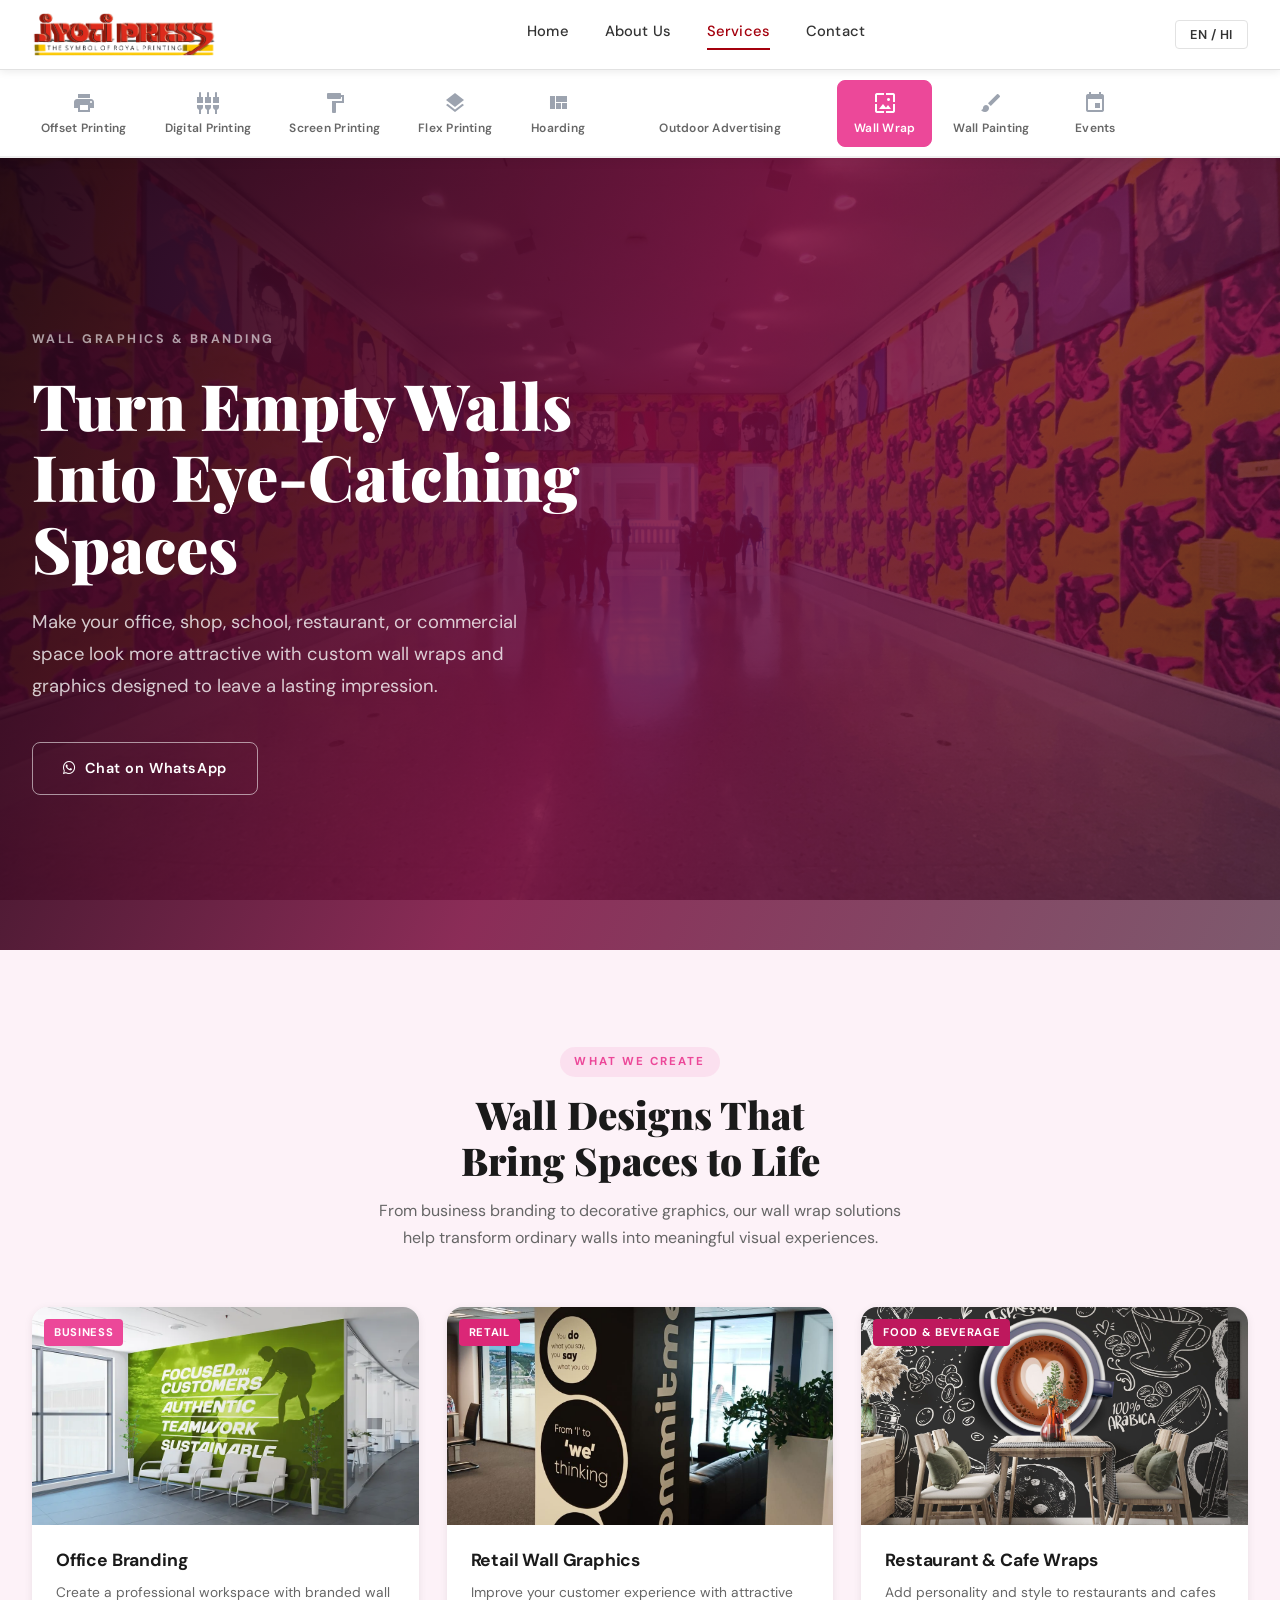
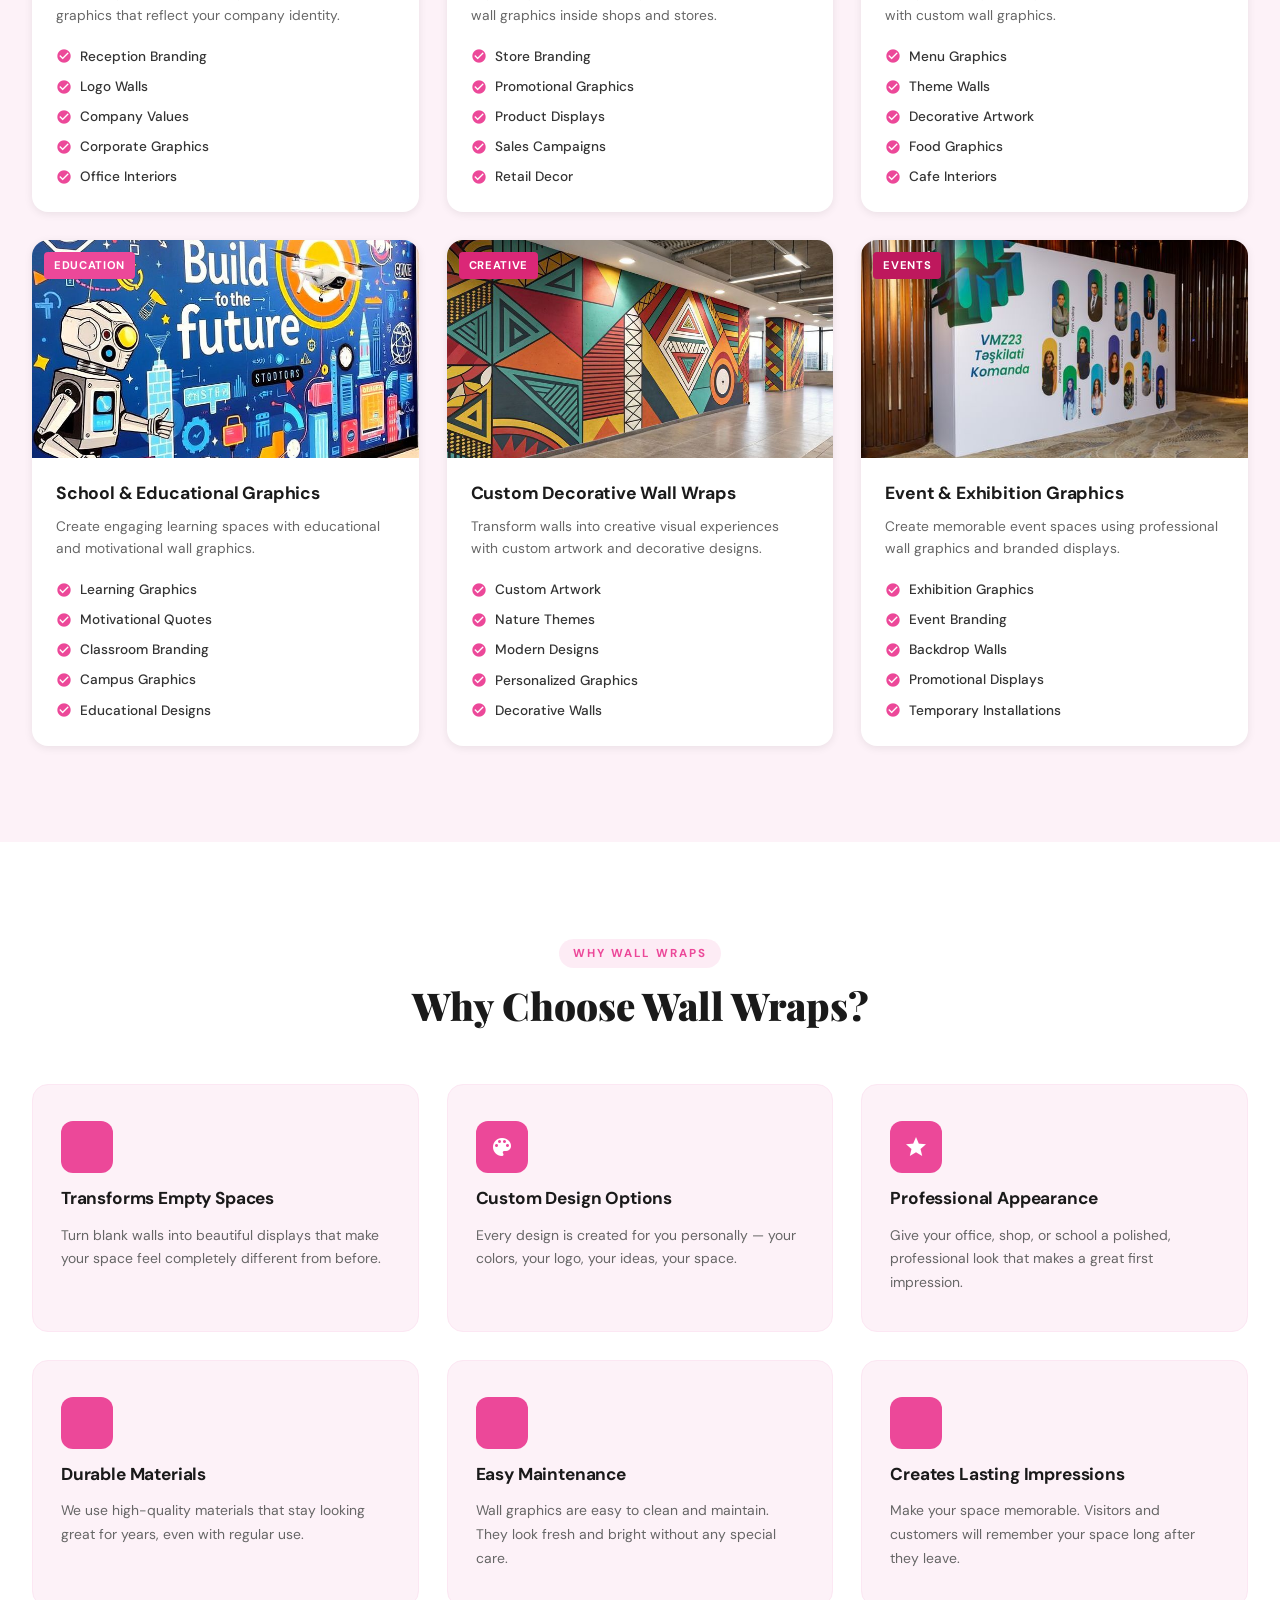
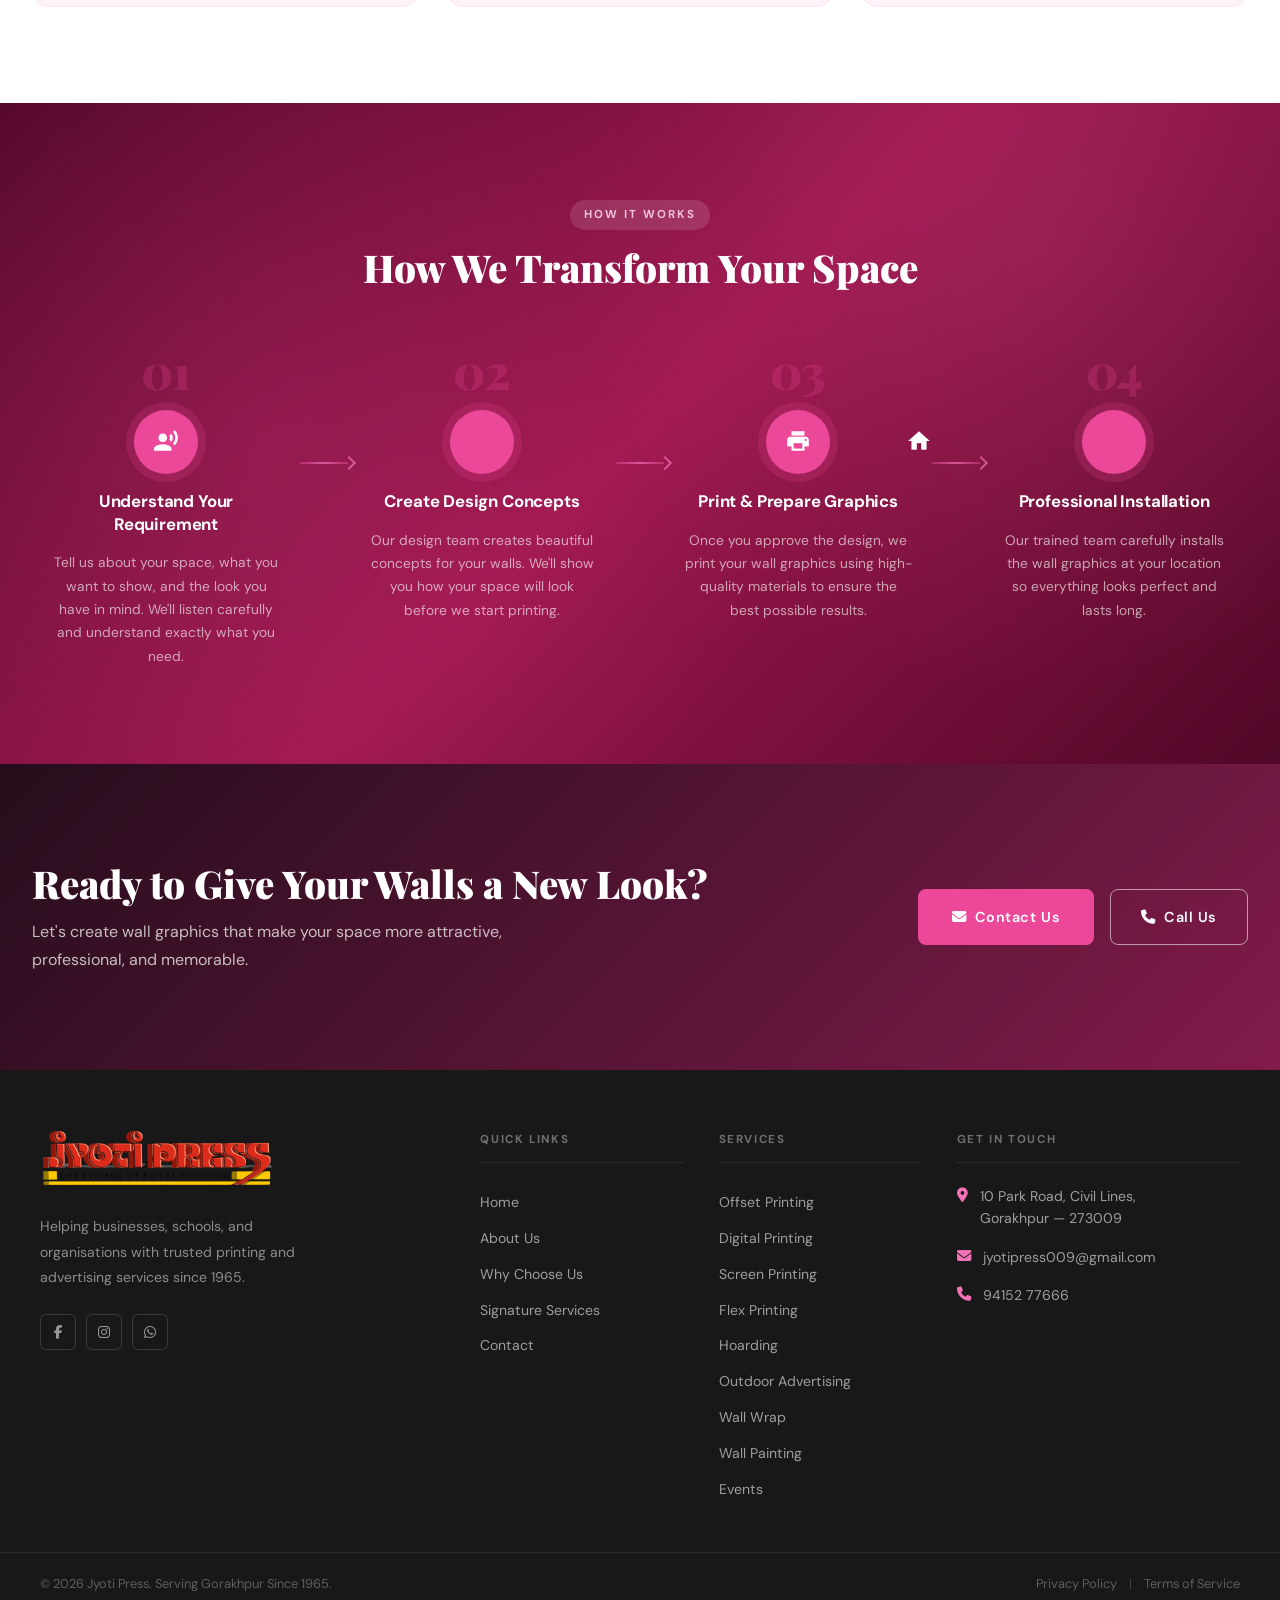
<file: pages/wallWrap.html>
<!DOCTYPE html>
<html lang="en">

<head>
    <meta charset="UTF-8" />
    <meta name="viewport" content="width=device-width, initial-scale=1.0" />
    <title data-i18n="ww.page.title">Wall Wrap &amp; Graphics – Jyoti Press</title>
    <link rel="stylesheet" href="../css/wallWrap.css" />
    <link
        href="https://fonts.googleapis.com/css2?family=Playfair+Display:wght@700;900&family=DM+Sans:wght@400;500;600&display=swap"
        rel="stylesheet" />
    <link href="https://fonts.googleapis.com/icon?family=Material+Icons" rel="stylesheet" />
    <link rel="stylesheet" href="https://cdnjs.cloudflare.com/ajax/libs/font-awesome/6.5.2/css/all.min.css" />
</head>

<body>

    <!-- ========== NAVBAR ========== -->
    <header class="navbar" id="navbar">
        <div class="nav-inner">
            <a href="../index.html" class="nav-logo">
                <img src="../assets/img/eng_logo.png" id="siteLogo" alt="Jyoti Press"
                    onerror="this.style.display='none';this.nextElementSibling.style.display='block'" />
                <span class="logo-fallback">Jyoti Press</span>
            </a>
            <nav class="nav-links">
                <a href="../index.html" data-i18n="services.nav.home">Home</a>
                <a href="../index.html#about" data-i18n="nav.about">About us</a>
                <a href="services.html" class="active" data-i18n="services.nav.services">Services</a>
                <a href="contact.html" data-i18n="services.nav.contact">Contact</a>
            </nav>
            <div class="nav-actions">
                <button class="lang-btn language-btn" data-i18n="lang.btn">EN / HI</button>
                <button class="hamburger" id="hamburger" aria-label="Menu">
                    <span></span><span></span><span></span>
                </button>
            </div>
        </div>
        <div class="mobile-nav" id="mobileNav">
            <a href="../index.html" data-i18n="services.nav.home">Home</a>
            <a href="../index.html#about" data-i18n="nav.about">About us</a>
            <a href="services.html" class="active" data-i18n="services.nav.services">Services</a>
            <a href="contact.html" data-i18n="services.nav.contact">Contact</a>
        </div>
    </header>

    <!-- ========== SERVICE CATEGORIES BAR ========== -->
    <section class="cat-bar" id="catBar">
        <div class="cat-track" id="catTrack">
            <button class="cat-item" data-target="offset-section">
                <span class="material-icons">print</span>
                <span class="cat-label" data-i18n="sv.cat.offset">Offset Printing</span>
            </button>
            <button class="cat-item" data-target="digital-section">
                <span class="material-icons">settings_input_component</span>
                <span class="cat-label" data-i18n="sv.cat.digital">Digital Printing</span>
            </button>
            <button class="cat-item" data-target="screen-section">
                <span class="material-icons">format_paint</span>
                <span class="cat-label" data-i18n="sv.cat.screen">Screen Printing</span>
            </button>
            <button class="cat-item" data-target="flex-section">
                <span class="material-icons">layers</span>
                <span class="cat-label" data-i18n="sv.cat.flex">Flex Printing</span>
            </button>
            <button class="cat-item" data-target="hoarding-section">
                <span class="material-icons">view_quilt</span>
                <span class="cat-label" data-i18n="sv.cat.hoarding">Hoarding</span>
            </button>
            <button class="cat-item" data-target="outdoor-advertising">
                <span class="material-icons">campaign</span>
                <span class="cat-label" data-i18n="sv.cat.outdoor">Outdoor Advertising</span>
            </button>
            <button class="cat-item active" data-target="wall-wrap">
                <span class="material-icons">wallpaper</span>
                <span class="cat-label" data-i18n="sv.cat.wallwrap">Wall Wrap</span>
            </button>
            <button class="cat-item" data-target="wall-painting">
                <span class="material-icons">brush</span>
                <span class="cat-label" data-i18n="sv.cat.wallpaint">Wall Painting</span>
            </button>
            <button class="cat-item" data-target="events">
                <span class="material-icons">event</span>
                <span class="cat-label" data-i18n="sv.cat.events">Events</span>
            </button>
        </div>
    </section>

    <!-- ========== WALL WRAP — HERO ========== -->
    <section class="op-hero" id="wall-wrap-section">
        <div class="op-hero-bg"
            style="background-image: url('../assets/img/WallWrap/wall_wrap_hero_bg.jpg');"></div>
        <div class="op-hero-overlay ww-overlay"></div>
        <div class="op-hero-content">
            <p class="op-eyebrow" data-i18n="ww.hero.eyebrow">WALL GRAPHICS &amp; BRANDING</p>
            <h1 class="op-heading" data-i18n-html="ww.hero.heading">Turn Empty Walls<br />Into Eye-Catching Spaces</h1>
            <p class="op-sub" data-i18n="ww.hero.sub">Make your office, shop, school, restaurant, or commercial space look more attractive with custom wall wraps and graphics designed to leave a lasting impression.</p>
            <div class="op-hero-btns">
                <a href="https://wa.me/919415277666" target="_blank" rel="noopener" class="btn-outline">
                    <i class="fa-brands fa-whatsapp"></i>
                    <span data-i18n="ww.hero.btn.wa">Chat on WhatsApp</span>
                </a>
            </div>
        </div>
    </section>

    <!-- ========== WALL WRAP SERVICES ========== -->
    <section class="op-products ww-products-bg">
        <div class="op-container">
            <div class="op-section-header">
                <span class="op-section-tag ww-section-tag" data-i18n="ww.products.tag">What We Create</span>
                <h2 class="op-section-heading" data-i18n-html="ww.products.heading">Wall Designs That<br />Bring Spaces to Life</h2>
                <p class="op-section-sub" data-i18n="ww.products.sub">From business branding to decorative graphics, our wall wrap solutions help transform ordinary walls into meaningful visual experiences.</p>
            </div>

            <div class="op-product-grid">

                <!-- Office Branding -->
                <div class="op-product-card">
                    <div class="op-product-card-img">
                        <img src="../assets/img/WallWrap/Office Branding.jpg" alt="Office Branding" />
                        <div class="op-product-badge ww-badge-primary" data-i18n="ww.card1.badge">Business</div>
                    </div>
                    <div class="op-product-card-body">
                        <h3 data-i18n="ww.card1.title">Office Branding</h3>
                        <p data-i18n="ww.card1.desc">Create a professional workspace with branded wall graphics that reflect your company identity.</p>
                        <ul class="op-product-list">
                            <li><span class="material-icons">check_circle</span> <span data-i18n="ww.card1.li1">Reception Branding</span></li>
                            <li><span class="material-icons">check_circle</span> <span data-i18n="ww.card1.li2">Logo Walls</span></li>
                            <li><span class="material-icons">check_circle</span> <span data-i18n="ww.card1.li3">Company Values</span></li>
                            <li><span class="material-icons">check_circle</span> <span data-i18n="ww.card1.li4">Corporate Graphics</span></li>
                            <li><span class="material-icons">check_circle</span> <span data-i18n="ww.card1.li5">Office Interiors</span></li>
                        </ul>
                    </div>
                </div>

                <!-- Retail Wall Graphics -->
                <div class="op-product-card">
                    <div class="op-product-card-img">
                        <img src="../assets/img/WallWrap/Retail Wall Graphics.jpg" alt="Retail Wall Graphics" />
                        <div class="op-product-badge ww-badge-secondary" data-i18n="ww.card2.badge">Retail</div>
                    </div>
                    <div class="op-product-card-body">
                        <h3 data-i18n="ww.card2.title">Retail Wall Graphics</h3>
                        <p data-i18n="ww.card2.desc">Improve your customer experience with attractive wall graphics inside shops and stores.</p>
                        <ul class="op-product-list">
                            <li><span class="material-icons">check_circle</span> <span data-i18n="ww.card2.li1">Store Branding</span></li>
                            <li><span class="material-icons">check_circle</span> <span data-i18n="ww.card2.li2">Promotional Graphics</span></li>
                            <li><span class="material-icons">check_circle</span> <span data-i18n="ww.card2.li3">Product Displays</span></li>
                            <li><span class="material-icons">check_circle</span> <span data-i18n="ww.card2.li4">Sales Campaigns</span></li>
                            <li><span class="material-icons">check_circle</span> <span data-i18n="ww.card2.li5">Retail Decor</span></li>
                        </ul>
                    </div>
                </div>

                <!-- Restaurant & Cafe Wraps -->
                <div class="op-product-card">
                    <div class="op-product-card-img">
                        <img src="../assets/img/WallWrap/Restaurant & Cafe Wraps.jpg" alt="Restaurant &amp; Cafe Wraps" />
                        <div class="op-product-badge ww-badge-tertiary" data-i18n="ww.card3.badge">Food &amp; Beverage</div>
                    </div>
                    <div class="op-product-card-body">
                        <h3 data-i18n="ww.card3.title">Restaurant &amp; Cafe Wraps</h3>
                        <p data-i18n="ww.card3.desc">Add personality and style to restaurants and cafes with custom wall graphics.</p>
                        <ul class="op-product-list">
                            <li><span class="material-icons">check_circle</span> <span data-i18n="ww.card3.li1">Menu Graphics</span></li>
                            <li><span class="material-icons">check_circle</span> <span data-i18n="ww.card3.li2">Theme Walls</span></li>
                            <li><span class="material-icons">check_circle</span> <span data-i18n="ww.card3.li3">Decorative Artwork</span></li>
                            <li><span class="material-icons">check_circle</span> <span data-i18n="ww.card3.li4">Food Graphics</span></li>
                            <li><span class="material-icons">check_circle</span> <span data-i18n="ww.card3.li5">Cafe Interiors</span></li>
                        </ul>
                    </div>
                </div>

                <!-- School & Educational Graphics -->
                <div class="op-product-card">
                    <div class="op-product-card-img">
                        <img src="../assets/img/WallWrap/School & Educational Graphics.jpg" alt="School &amp; Educational Graphics" />
                        <div class="op-product-badge ww-badge-primary" data-i18n="ww.card4.badge">Education</div>
                    </div>
                    <div class="op-product-card-body">
                        <h3 data-i18n="ww.card4.title">School &amp; Educational Graphics</h3>
                        <p data-i18n="ww.card4.desc">Create engaging learning spaces with educational and motivational wall graphics.</p>
                        <ul class="op-product-list">
                            <li><span class="material-icons">check_circle</span> <span data-i18n="ww.card4.li1">Learning Graphics</span></li>
                            <li><span class="material-icons">check_circle</span> <span data-i18n="ww.card4.li2">Motivational Quotes</span></li>
                            <li><span class="material-icons">check_circle</span> <span data-i18n="ww.card4.li3">Classroom Branding</span></li>
                            <li><span class="material-icons">check_circle</span> <span data-i18n="ww.card4.li4">Campus Graphics</span></li>
                            <li><span class="material-icons">check_circle</span> <span data-i18n="ww.card4.li5">Educational Designs</span></li>
                        </ul>
                    </div>
                </div>

                <!-- Custom Decorative Wall Wraps -->
                <div class="op-product-card">
                    <div class="op-product-card-img">
                        <img src="../assets/img/WallWrap/Custom Decorative Wall Wraps.jpg" alt="Custom Decorative Wall Wraps" />
                        <div class="op-product-badge ww-badge-secondary" data-i18n="ww.card5.badge">Creative</div>
                    </div>
                    <div class="op-product-card-body">
                        <h3 data-i18n="ww.card5.title">Custom Decorative Wall Wraps</h3>
                        <p data-i18n="ww.card5.desc">Transform walls into creative visual experiences with custom artwork and decorative designs.</p>
                        <ul class="op-product-list">
                            <li><span class="material-icons">check_circle</span> <span data-i18n="ww.card5.li1">Custom Artwork</span></li>
                            <li><span class="material-icons">check_circle</span> <span data-i18n="ww.card5.li2">Nature Themes</span></li>
                            <li><span class="material-icons">check_circle</span> <span data-i18n="ww.card5.li3">Modern Designs</span></li>
                            <li><span class="material-icons">check_circle</span> <span data-i18n="ww.card5.li4">Personalized Graphics</span></li>
                            <li><span class="material-icons">check_circle</span> <span data-i18n="ww.card5.li5">Decorative Walls</span></li>
                        </ul>
                    </div>
                </div>

                <!-- Event & Exhibition Graphics -->
                <div class="op-product-card">
                    <div class="op-product-card-img">
                        <img src="../assets/img/WallWrap/Event & Exhibition Graphics.jpg" alt="Event &amp; Exhibition Graphics" />
                        <div class="op-product-badge ww-badge-tertiary" data-i18n="ww.card6.badge">Events</div>
                    </div>
                    <div class="op-product-card-body">
                        <h3 data-i18n="ww.card6.title">Event &amp; Exhibition Graphics</h3>
                        <p data-i18n="ww.card6.desc">Create memorable event spaces using professional wall graphics and branded displays.</p>
                        <ul class="op-product-list">
                            <li><span class="material-icons">check_circle</span> <span data-i18n="ww.card6.li1">Exhibition Graphics</span></li>
                            <li><span class="material-icons">check_circle</span> <span data-i18n="ww.card6.li2">Event Branding</span></li>
                            <li><span class="material-icons">check_circle</span> <span data-i18n="ww.card6.li3">Backdrop Walls</span></li>
                            <li><span class="material-icons">check_circle</span> <span data-i18n="ww.card6.li4">Promotional Displays</span></li>
                            <li><span class="material-icons">check_circle</span> <span data-i18n="ww.card6.li5">Temporary Installations</span></li>
                        </ul>
                    </div>
                </div>

            </div>
        </div>
    </section>

    <!-- ========== WHY CHOOSE WALL WRAPS ========== -->
    <section class="ww-why">
        <div class="op-container">
            <div class="op-section-header">
                <span class="op-section-tag ww-section-tag" data-i18n="ww.why.tag">Why Wall Wraps</span>
                <h2 class="op-section-heading" data-i18n="ww.why.heading">Why Choose Wall Wraps?</h2>
            </div>
            <div class="ww-why-grid">

                <div class="ww-why-card">
                    <div class="ww-why-icon">
                        <span class="material-icons">auto_awesome</span>
                    </div>
                    <h3 data-i18n="ww.why.c1.title">Transforms Empty Spaces</h3>
                    <p data-i18n="ww.why.c1.desc">Turn blank walls into beautiful displays that make your space feel completely different from before.</p>
                </div>

                <div class="ww-why-card">
                    <div class="ww-why-icon">
                        <span class="material-icons">palette</span>
                    </div>
                    <h3 data-i18n="ww.why.c2.title">Custom Design Options</h3>
                    <p data-i18n="ww.why.c2.desc">Every design is created for you personally — your colors, your logo, your ideas, your space.</p>
                </div>

                <div class="ww-why-card">
                    <div class="ww-why-icon">
                        <span class="material-icons">star</span>
                    </div>
                    <h3 data-i18n="ww.why.c3.title">Professional Appearance</h3>
                    <p data-i18n="ww.why.c3.desc">Give your office, shop, or school a polished, professional look that makes a great first impression.</p>
                </div>

                <div class="ww-why-card">
                    <div class="ww-why-icon">
                        <span class="material-icons">shield</span>
                    </div>
                    <h3 data-i18n="ww.why.c4.title">Durable Materials</h3>
                    <p data-i18n="ww.why.c4.desc">We use high-quality materials that stay looking great for years, even with regular use.</p>
                </div>

                <div class="ww-why-card">
                    <div class="ww-why-icon">
                        <span class="material-icons">cleaning_services</span>
                    </div>
                    <h3 data-i18n="ww.why.c5.title">Easy Maintenance</h3>
                    <p data-i18n="ww.why.c5.desc">Wall graphics are easy to clean and maintain. They look fresh and bright without any special care.</p>
                </div>

                <div class="ww-why-card">
                    <div class="ww-why-icon">
                        <span class="material-icons">psychology</span>
                    </div>
                    <h3 data-i18n="ww.why.c6.title">Creates Lasting Impressions</h3>
                    <p data-i18n="ww.why.c6.desc">Make your space memorable. Visitors and customers will remember your space long after they leave.</p>
                </div>

            </div>
        </div>
    </section>

    <!-- ========== PROCESS SECTION ========== -->
    <section class="ww-process">
        <div class="op-container">
            <div class="op-section-header">
                <span class="ww-section-tag-light" data-i18n="ww.process.tag">How It Works</span>
                <h2 class="op-section-heading op-section-heading--light" data-i18n="ww.process.heading">How We Transform Your Space</h2>
            </div>
            <div class="ww-process-steps">

                <div class="ww-process-step">
                    <div class="ww-step-number">01</div>
                    <div class="ww-step-icon">
                        <span class="material-icons">record_voice_over</span>
                    </div>
                    <h3 data-i18n="ww.process.s1.title">Understand Your Requirement</h3>
                    <p data-i18n="ww.process.s1.desc">Tell us about your space, what you want to show, and the look you have in mind. We'll listen carefully and understand exactly what you need.</p>
                </div>

                <div class="ww-process-connector"></div>

                <div class="ww-process-step">
                    <div class="ww-step-number">02</div>
                    <div class="ww-step-icon">
                        <span class="material-icons">draw</span>
                    </div>
                    <h3 data-i18n="ww.process.s2.title">Create Design Concepts</h3>
                    <p data-i18n="ww.process.s2.desc">Our design team creates beautiful concepts for your walls. We'll show you how your space will look before we start printing.</p>
                </div>

                <div class="ww-process-connector"></div>

                <div class="ww-process-step">
                    <div class="ww-step-number">03</div>
                    <div class="ww-step-icon">
                        <span class="material-icons">print</span>
                    </div>
                    <h3 data-i18n="ww.process.s3.title">Print &amp; Prepare Graphics</h3>
                    <p data-i18n="ww.process.s3.desc">Once you approve the design, we print your wall graphics using high-quality materials to ensure the best possible results.</p>
                </div>

                <div class="ww-process-connector"></div>

                <div class="ww-process-step">
                    <div class="ww-step-number">04</div>
                    <div class="ww-step-icon">
                        <span class="material-icons">home_repair_service</span>
                    </div>
                    <h3 data-i18n="ww.process.s4.title">Professional Installation</h3>
                    <p data-i18n="ww.process.s4.desc">Our trained team carefully installs the wall graphics at your location so everything looks perfect and lasts long.</p>
                </div>

            </div>
        </div>
    </section>

    <!-- ========== CALL TO ACTION ========== -->
    <section class="op-cta ww-cta-section" id="ww-quote">
        <div class="op-cta-bg"
            style="background-image: url('../assets/img/WallWrap/wall_wrap_hero_bg.jpg');"></div>
        <div class="op-cta-overlay ww-cta-overlay"></div>
        <div class="op-container op-cta-inner">
            <div class="op-cta-text">
                <h2 data-i18n="ww.cta.heading">Ready to Give Your Walls a New Look?</h2>
                <p data-i18n="ww.cta.para">Let's create wall graphics that make your space more attractive, professional, and memorable.</p>
            </div>
            <div class="op-cta-btns">
                <a href="https://mail.google.com/mail/?view=cm&fs=1&to=jyotipress009@gmail.com"
                    target="_blank" rel="noopener noreferrer"
                    class="btn-primary ww-btn-primary">
                    <i class="fas fa-envelope"></i> <span data-i18n="ww.cta.btn.mail">Contact Us</span>
                </a>
                <a href="tel:9415277666" class="email-btn">
                    <i class="fas fa-phone"></i>
                    <span data-i18n="ww.cta.btn.call">Call Us</span>
                </a>
            </div>
        </div>
    </section>

    <!-- ========== FOOTER ========== -->
    <footer class="footer" id="footer">
        <div class="footer-main">
            <div class="footer-grid">

                <div class="footer-col footer-col--brand">
                    <a href="../index.html#home" class="footer-logo-link" tabindex="-1">
                        <img src="../assets/img/eng_logo.png" id="footerLogo" alt="Jyoti Press Logo" class="footer-logo-img"
                            draggable="false" />
                    </a>
                    <p class="footer-brand-desc" data-i18n="footer.brand.desc">Helping businesses, schools, and organisations with trusted printing
                        and advertising services since 1965.</p>
                    <div class="footer-social">
                        <a href="https://facebook.com" target="_blank" rel="noopener" class="footer-social-link"
                            aria-label="Facebook"><i class="fa-brands fa-facebook-f"></i></a>
                        <a href="https://instagram.com" target="_blank" rel="noopener" class="footer-social-link"
                            aria-label="Instagram"><i class="fa-brands fa-instagram"></i></a>
                        <a href="https://wa.me/919415277666" target="_blank" rel="noopener" class="footer-social-link"
                            aria-label="WhatsApp"><i class="fa-brands fa-whatsapp"></i></a>
                    </div>
                </div>

                <div class="footer-col">
                    <h4 class="footer-col-heading" data-i18n="footer.ql.heading">Quick Links</h4>
                    <ul class="footer-links-list">
                        <li><a href="../index.html#home" data-i18n="footer.ql.home">Home</a></li>
                        <li><a href="../index.html#about" data-i18n="footer.ql.about">About Us</a></li>
                        <li><a href="../index.html#why-us" data-i18n="footer.ql.whyus">Why Choose Us</a></li>
                        <li><a href="../index.html#services" data-i18n="footer.ql.services">Our Services</a></li>
                        <li><a href="contact.html" data-i18n="footer.ql.contact">Contact</a></li>
                    </ul>
                </div>

                <div class="footer-col">
                    <h4 class="footer-col-heading" data-i18n="footer.sv.heading">Services</h4>
                    <ul class="footer-links-list">
                        <li><a href="services.html#offset-printing" data-i18n="footer.sv.offset">Offset Printing</a></li>
                        <li><a href="digitalPrinting.html" data-i18n="footer.sv.digital">Digital Printing</a></li>
                        <li><a href="ScreenPrinting.html" data-i18n="footer.sv.screen">Screen Printing</a></li>
                        <li><a href="FlexPrinting.html" data-i18n="footer.sv.flex">Flex Printing</a></li>
                        <li><a href="Hoarding.html" data-i18n="footer.sv.hoarding">Hoarding</a></li>
                        <li><a href="outdoorAdvertising.html" data-i18n="footer.sv.outdoor">Outdoor Advertising</a></li>
                        <li><a href="wallWrap.html" data-i18n="footer.sv.wallwrap">Wall Wrap</a></li>
                        <li><a href="wallPainting.html" data-i18n="footer.sv.wallpaint">Wall Painting</a></li>
                        <li><a href="event.html" data-i18n="footer.sv.events">Events</a></li>
                    </ul>
                </div>

                <div class="footer-col">
                    <h4 class="footer-col-heading" data-i18n="footer.ct.heading">Get In Touch</h4>
                    <ul class="footer-contact-list">
                        <li>
                            <i class="fa-solid fa-location-dot"></i>
                            <span data-i18n-html="footer.ct.address">10 Park Road, Civil Lines,<br>Gorakhpur &mdash; 273009</span>
                        </li>
                        <li>
                            <i class="fa-solid fa-envelope"></i>
                            <a href="https://mail.google.com/mail/?view=cm&fs=1&to=jyotipress009@gmail.com"
                                target="_blank" rel="noopener noreferrer">
                                jyotipress009@gmail.com
                            </a>
                        </li>
                        <li>
                            <i class="fa-solid fa-phone"></i>
                            <a href="tel:9415277666">94152 77666</a>
                        </li>
                    </ul>
                </div>

            </div>
        </div>
        <div class="footer-bottom">
            <div class="footer-bottom-inner">
                <span class="footer-copy" data-i18n="footer.copy">&copy; 2026 Jyoti Press. Serving Gorakhpur Since 1965.</span>
                <div class="footer-bottom-links">
                    <a href="#" data-i18n="footer.privacy">Privacy Policy</a>
                    <span class="footer-bottom-sep" aria-hidden="true">|</span>
                    <a href="#" data-i18n="footer.terms">Terms of Service</a>
                </div>
            </div>
        </div>
    </footer>

    <script src="../js/language.js"></script>
    <script src="../js/translation/wallWrap.js"></script>
    <script src="../js/services.js"></script>
</body>

</html>
</file>
<file: css/contact.css>
/* ============================================================
   JYOTI PRESS — contact.css
   ============================================================ */

:root {
  --red: #a4000d;
  --red-dark: #7A1515;
  --red-light: #C42B2B;
  --white: #FFFFFF;
  --off-white: #F8F6F4;
  --light-gray: #EFEFEF;
  --mid-gray: #9CA3AF;
  --dark: #1A1A1A;
  --dark-2: #1c1c1c;
  --footer-bg: #181818;
  --footer-border: rgba(255, 255, 255, 0.08);
  --text: #333333;
  --text-light: #666666;
  --border: #E2E2E2;
  --shadow-sm: 0 2px 8px rgba(0, 0, 0, 0.08);
  --shadow-md: 0 6px 24px rgba(0, 0, 0, 0.12);
  --shadow-lg: 0 16px 48px rgba(0, 0, 0, 0.16);
  --radius: 8px;
  --radius-lg: 16px;
  --transition: 0.28s ease;
  --navbar-h: 70px;
}

*,
*::before,
*::after {
  box-sizing: border-box;
  margin: 0;
  padding: 0;
}

html {
  scroll-behavior: smooth;
  font-size: 16px;
}

body {
  font-family: 'DM Sans', sans-serif;
  color: var(--text);
  background: var(--white);
  overflow-x: hidden;
  width: 100%;
  max-width: 100vw;
  line-height: 1.7;
}

img {
  max-width: 100%;
  display: block;
}

a {
  text-decoration: none;
  color: inherit;
}

ul {
  list-style: none;
}

button {
  font-family: inherit;
  cursor: pointer;
  border: none;
  background: none;
}

.material-icons {
  font-size: inherit;
  vertical-align: middle;
}

/* ============================================================
   NAVBAR
   ============================================================ */
.navbar {
  position: sticky;
  top: 0;
  z-index: 1000;
  background: var(--white);
  border-bottom: 1px solid var(--border);
  height: var(--navbar-h);
  box-shadow: var(--shadow-sm);
  width: 100%;
}

.nav-inner {
  max-width: 1440px;
  margin: 0 auto;
  height: 100%;
  display: flex;
  align-items: center;
  justify-content: space-between;
  padding: 0 40px;
  gap: 24px;
}

.nav-logo {
  display: flex;
  align-items: center;
  gap: 10px;
  flex-shrink: 0;
}

.nav-logo img {
  height: 44px;
  width: auto;
  object-fit: contain;
}

.logo-fallback {
  font-family: 'Playfair Display', serif;
  font-size: 1.4rem;
  font-weight: 700;
  color: var(--red);
  display: none;
}

.nav-logo img[style*="display:none"] + .logo-fallback {
  display: block;
}

.nav-links {
  display: flex;
  align-items: center;
  gap: 36px;
}

.nav-links a {
  font-size: 0.92rem;
  font-weight: 500;
  color: var(--text);
  letter-spacing: 0.01em;
  padding-bottom: 3px;
  border-bottom: 2px solid transparent;
  transition: color var(--transition), border-color var(--transition);
}

.nav-links a:hover,
.nav-links a.active {
  color: var(--red);
  border-bottom-color: var(--red);
}

.nav-actions {
  display: flex;
  align-items: center;
  gap: 12px;
}

.lang-btn {
  font-size: 0.8rem;
  font-weight: 600;
  color: var(--text);
  border: 1.5px solid var(--border);
  padding: 5px 14px;
  border-radius: 4px;
  transition: background var(--transition), border-color var(--transition);
  letter-spacing: 0.04em;
}

.lang-btn:hover {
  background: var(--light-gray);
  border-color: var(--mid-gray);
}

.hamburger {
  display: none;
  flex-direction: column;
  gap: 5px;
  padding: 4px;
}

.hamburger span {
  display: block;
  width: 24px;
  height: 2px;
  background: var(--dark);
  transition: transform var(--transition), opacity var(--transition);
}

.mobile-nav {
  display: none;
  flex-direction: column;
  background: var(--white);
  border-top: 1px solid var(--border);
  padding: 16px 24px 20px;
  gap: 4px;
}

.mobile-nav.open {
  display: flex;
}

.mobile-nav a {
  font-size: 1rem;
  font-weight: 500;
  color: var(--text);
  padding: 10px 0;
  border-bottom: 1px solid var(--light-gray);
  transition: color var(--transition);
}

.mobile-nav a:last-child {
  border-bottom: none;
}

.mobile-nav a.active,
.mobile-nav a:hover {
  color: var(--red);
}

/* ============================================================
   SHARED BUTTONS
   ============================================================ */
.btn-primary {
  display: inline-flex;
  align-items: center;
  justify-content: center;
  gap: 8px;
  background: var(--red);
  color: var(--white);
  font-weight: 600;
  font-size: 0.9rem;
  letter-spacing: 0.04em;
  padding: 14px 28px;
  border-radius: var(--radius);
  border: 2px solid var(--red);
  transition: background var(--transition), transform var(--transition), border-color var(--transition);
  cursor: pointer;
  white-space: nowrap;
}

.btn-primary:hover {
  background: var(--red-dark);
  border-color: var(--red-dark);
  transform: translateY(-1px);
}

.btn-outline {
  display: inline-flex;
  align-items: center;
  justify-content: center;
  gap: 8px;
  background: transparent;
  color: var(--white);
  font-weight: 600;
  font-size: 0.9rem;
  letter-spacing: 0.04em;
  padding: 13px 28px;
  border-radius: var(--radius);
  border: 1.5px solid rgba(255, 255, 255, 0.55);
  transition: background var(--transition), border-color var(--transition);
  cursor: pointer;
  white-space: nowrap;
}

.btn-outline:hover {
  background: rgba(255, 255, 255, 0.1);
  border-color: var(--white);
}

/* ============================================================
   SHARED LAYOUT — mobile-first container
   ============================================================ */
.ct-container {
  width: 100%;
  max-width: 1280px;
  margin: 0 auto;
  padding: 0 16px;
}

.ct-section-header {
  text-align: center;
  margin-bottom: 40px;
}

.ct-section-tag {
  display: inline-block;
  font-size: 0.72rem;
  font-weight: 700;
  letter-spacing: 0.18em;
  text-transform: uppercase;
  color: var(--red);
  background: rgba(164, 0, 13, 0.08);
  padding: 5px 14px;
  border-radius: 40px;
  margin-bottom: 14px;
}

.ct-section-heading {
  font-family: 'Playfair Display', serif;
  font-size: clamp(1.5rem, 5vw, 2.6rem);
  font-weight: 900;
  color: var(--dark);
  line-height: 1.2;
  margin-bottom: 14px;
}

.ct-section-sub {
  font-size: 0.95rem;
  color: var(--text-light);
  max-width: 540px;
  margin: 0 auto;
  line-height: 1.65;
}

.ct-section-tag--light {
  color: rgba(255, 200, 200, 0.9);
  background: rgba(255, 255, 255, 0.12);
}

.ct-section-heading--light {
  color: var(--white);
}

.ct-section-sub--light {
  color: rgba(255, 255, 255, 0.72);
}

/* ============================================================
   REVEAL ANIMATION
   ============================================================ */
[data-reveal] {
  opacity: 0;
  transform: translateY(20px);
  transition: opacity 0.5s ease, transform 0.5s ease;
}

[data-reveal].visible {
  opacity: 1;
  transform: translateY(0);
}

/* ============================================================
   SECTION 1 — HERO
   ============================================================ */
.ct-hero {
  position: relative;
  min-height: 70vh;
  display: flex;
  align-items: center;
  overflow: hidden;
  width: 100%;
}

.ct-hero-bg {
  position: absolute;
  inset: 0;
  background-color: #1a0507;
  background-image:
    radial-gradient(ellipse at 20% 50%, rgba(164, 0, 13, 0.25) 0%, transparent 60%),
    radial-gradient(ellipse at 80% 20%, rgba(164, 0, 13, 0.15) 0%, transparent 50%);
}

.ct-hero-overlay {
  position: absolute;
  inset: 0;
  background: linear-gradient(115deg,
      rgba(10, 3, 3, 0.92) 0%,
      rgba(30, 8, 8, 0.82) 55%,
      rgba(20, 5, 5, 0.70) 100%);
}

.ct-hero-content {
  position: relative;
  z-index: 2;
  width: 100%;
  padding: 60px 16px 48px;
}

.ct-eyebrow {
  font-size: 0.72rem;
  font-weight: 700;
  letter-spacing: 0.18em;
  text-transform: uppercase;
  color: rgba(255, 255, 255, 0.6);
  margin-bottom: 14px;
}

.ct-heading {
  font-family: 'Playfair Display', serif;
  font-size: clamp(1.8rem, 7vw, 4rem);
  font-weight: 900;
  color: var(--white);
  line-height: 1.15;
  margin-bottom: 18px;
  max-width: 680px;
}

.ct-sub {
  font-size: clamp(0.92rem, 3vw, 1.1rem);
  color: rgba(255, 255, 255, 0.78);
  max-width: 520px;
  line-height: 1.7;
  margin-bottom: 32px;
}

.ct-hero-btns {
  display: flex;
  gap: 12px;
  flex-wrap: wrap;
}

.ct-hero-stats {
  position: absolute;
  bottom: 32px;
  right: 32px;
  z-index: 3;
  display: flex;
  gap: 12px;
}

.ct-stat {
  background: rgba(255, 255, 255, 0.1);
  backdrop-filter: blur(12px);
  -webkit-backdrop-filter: blur(12px);
  border: 1px solid rgba(255, 255, 255, 0.2);
  border-radius: var(--radius-lg);
  padding: 18px 20px;
  text-align: center;
  min-width: 100px;
}

.ct-stat-num {
  display: block;
  font-family: 'Playfair Display', serif;
  font-size: 1.6rem;
  font-weight: 900;
  color: var(--white);
  line-height: 1;
  margin-bottom: 5px;
}

.ct-stat-label {
  display: block;
  font-size: 0.65rem;
  font-weight: 600;
  color: rgba(255, 255, 255, 0.65);
  letter-spacing: 0.06em;
  text-transform: uppercase;
}

/* ============================================================
   SECTION 2 — CONTACT INFORMATION
   ============================================================ */
.ct-info {
  padding: 64px 0;
  background: var(--off-white);
}

.ct-info-grid {
  display: grid;
  grid-template-columns: 1fr 1fr;
  gap: 16px;
}

.ct-info-card {
  background: var(--white);
  border-radius: var(--radius-lg);
  padding: 24px 20px;
  box-shadow: var(--shadow-sm);
  display: flex;
  flex-direction: column;
  align-items: flex-start;
  gap: 14px;
  border: 1px solid var(--border);
  transition: transform var(--transition), box-shadow var(--transition), border-color var(--transition);
}

.ct-info-card:hover {
  transform: translateY(-4px);
  box-shadow: var(--shadow-md);
  border-color: rgba(164, 0, 13, 0.2);
}

.ct-info-icon {
  width: 48px;
  height: 48px;
  background: rgba(164, 0, 13, 0.08);
  border-radius: var(--radius);
  display: flex;
  align-items: center;
  justify-content: center;
  font-size: 1.2rem;
  color: var(--red);
  flex-shrink: 0;
  transition: background var(--transition), color var(--transition);
}

.ct-info-card:hover .ct-info-icon {
  background: var(--red);
  color: var(--white);
}

.ct-info-body h3 {
  font-family: 'DM Sans', sans-serif;
  font-size: 0.72rem;
  font-weight: 700;
  text-transform: uppercase;
  letter-spacing: 0.12em;
  color: var(--mid-gray);
  margin-bottom: 6px;
}

.ct-info-body p {
  font-size: 0.92rem;
  color: var(--text);
  font-weight: 500;
  line-height: 1.6;
}

.ct-info-body p a {
  color: var(--text);
  transition: color var(--transition);
}

.ct-info-body p a:hover {
  color: var(--red);
}

/* ============================================================
   SECTION 3 — GOOGLE MAP
   ============================================================ */
.ct-map {
  padding: 64px 0;
  background: var(--white);
  border-top: 1px solid var(--border);
}

.ct-map-wrapper {
  border-radius: var(--radius-lg);
  overflow: hidden;
  box-shadow: var(--shadow-lg);
  border: 1px solid var(--border);
  width: 100%;
}

.ct-map-label {
  display: flex;
  align-items: center;
  gap: 10px;
  background: var(--dark);
  color: rgba(255, 255, 255, 0.8);
  padding: 12px 20px;
  font-size: 0.84rem;
  font-weight: 500;
}

.ct-map-label i {
  color: var(--red);
  font-size: 1rem;
  flex-shrink: 0;
}

.ct-map-frame {
  width: 100%;
  height: 300px;
  position: relative;
  overflow: hidden;
}

.ct-map-frame iframe {
  width: 100%;
  height: 100%;
  border: none;
  display: block;
}

/* ============================================================
   SECTION 4 — QUICK CONTACT ACTIONS
   ============================================================ */
.ct-actions {
  padding: 64px 0;
  background: var(--dark);
}

.ct-actions-grid {
  display: grid;
  grid-template-columns: 1fr;
  gap: 16px;
}

.ct-action-card {
  display: flex;
  flex-direction: column;
  align-items: center;
  text-align: center;
  gap: 12px;
  padding: 36px 24px 30px;
  border-radius: var(--radius-lg);
  border: 1px solid rgba(255, 255, 255, 0.1);
  background: rgba(255, 255, 255, 0.04);
  text-decoration: none;
  transition: transform var(--transition), background var(--transition), border-color var(--transition), box-shadow var(--transition);
  cursor: pointer;
}

.ct-action-card:hover {
  transform: translateY(-4px);
  box-shadow: var(--shadow-lg);
}

.ct-action-card--call:hover {
  background: rgba(164, 0, 13, 0.18);
  border-color: rgba(164, 0, 13, 0.4);
}

.ct-action-card--wa:hover {
  background: rgba(37, 211, 102, 0.12);
  border-color: rgba(37, 211, 102, 0.35);
}

.ct-action-card--email:hover {
  background: rgba(164, 0, 13, 0.18);
  border-color: rgba(164, 0, 13, 0.4);
}

.ct-action-icon {
  width: 64px;
  height: 64px;
  border-radius: 50%;
  display: flex;
  align-items: center;
  justify-content: center;
  font-size: 1.5rem;
  transition: background var(--transition), transform var(--transition);
}

.ct-action-card--call .ct-action-icon {
  background: rgba(164, 0, 13, 0.2);
  color: #e8667a;
}

.ct-action-card--call:hover .ct-action-icon {
  background: var(--red);
  color: var(--white);
  transform: scale(1.08);
}

.ct-action-card--wa .ct-action-icon {
  background: rgba(37, 211, 102, 0.15);
  color: #25D366;
}

.ct-action-card--wa:hover .ct-action-icon {
  background: #25D366;
  color: var(--white);
  transform: scale(1.08);
}

.ct-action-card--email .ct-action-icon {
  background: rgba(164, 0, 13, 0.2);
  color: #e8667a;
}

.ct-action-card--email:hover .ct-action-icon {
  background: var(--red);
  color: var(--white);
  transform: scale(1.08);
}

.ct-action-card h3 {
  font-family: 'DM Sans', sans-serif;
  font-size: 1.1rem;
  font-weight: 700;
  color: var(--white);
  letter-spacing: -0.01em;
}

.ct-action-card p {
  font-size: 0.9rem;
  color: rgba(255, 255, 255, 0.55);
  line-height: 1.5;
}

.ct-action-cta {
  font-size: 0.75rem;
  font-weight: 700;
  letter-spacing: 0.1em;
  text-transform: uppercase;
  color: rgba(255, 255, 255, 0.3);
  transition: color var(--transition);
}

.ct-action-card:hover .ct-action-cta {
  color: rgba(255, 255, 255, 0.7);
}

/* ============================================================
   SECTION 5 — BUSINESS INFORMATION
   ============================================================ */
.ct-trust {
  padding: 64px 0;
  background: var(--off-white);
  border-top: 1px solid var(--border);
}

.ct-trust-grid {
  display: grid;
  grid-template-columns: 1fr 1fr;
  gap: 16px;
}

.ct-trust-card {
  background: var(--white);
  border-radius: var(--radius-lg);
  padding: 28px 22px;
  box-shadow: var(--shadow-sm);
  border: 1px solid var(--border);
  transition: transform var(--transition), box-shadow var(--transition), border-color var(--transition);
}

.ct-trust-card:hover {
  transform: translateY(-4px);
  box-shadow: var(--shadow-md);
  border-color: rgba(164, 0, 13, 0.2);
}

.ct-trust-icon {
  width: 48px;
  height: 48px;
  background: rgba(164, 0, 13, 0.08);
  border-radius: var(--radius);
  display: flex;
  align-items: center;
  justify-content: center;
  margin-bottom: 16px;
  transition: background var(--transition);
}

.ct-trust-icon .material-icons {
  font-size: 1.4rem !important;
  color: var(--red);
  transition: color var(--transition);
}

.ct-trust-card:hover .ct-trust-icon {
  background: var(--red);
}

.ct-trust-card:hover .ct-trust-icon .material-icons {
  color: var(--white);
}

.ct-trust-card h4 {
  font-family: 'DM Sans', sans-serif;
  font-size: 0.97rem;
  font-weight: 700;
  color: var(--dark);
  margin-bottom: 8px;
  line-height: 1.35;
  letter-spacing: -0.01em;
}

.ct-trust-card p {
  font-size: 0.85rem;
  color: var(--text-light);
  line-height: 1.65;
}

/* ============================================================
   FOOTER
   ============================================================ */
.footer {
  background: var(--footer-bg);
}

.footer-main {
  padding: 56px 16px 44px;
  border-bottom: 1px solid var(--footer-border);
}

.footer-grid {
  max-width: 1280px;
  margin: 0 auto;
  display: grid;
  grid-template-columns: 1fr;
  gap: 36px;
}

.footer-logo-link {
  display: inline-block;
  margin-bottom: 16px;
  user-select: none;
  -webkit-user-select: none;
  pointer-events: none;
}

.footer-logo-img {
  height: 48px;
  width: auto;
  object-fit: contain;
  display: block;
  user-select: none;
  -webkit-user-drag: none;
}

.footer-brand-desc {
  font-size: 0.88rem;
  color: rgba(255, 255, 255, 0.5);
  line-height: 1.8;
  margin-bottom: 20px;
  max-width: 100%;
}

.footer-social {
  display: flex;
  gap: 10px;
}

.footer-social-link {
  width: 36px;
  height: 36px;
  border-radius: 6px;
  border: 1px solid rgba(255, 255, 255, 0.15);
  display: flex;
  align-items: center;
  justify-content: center;
  color: rgba(255, 255, 255, 0.55);
  font-size: 0.85rem;
  transition: background var(--transition), color var(--transition), border-color var(--transition);
}

.footer-social-link:hover {
  background: var(--red);
  color: var(--white);
  border-color: var(--red);
}

.footer-col-heading {
  font-size: 0.72rem;
  font-weight: 700;
  text-transform: uppercase;
  letter-spacing: 0.14em;
  color: rgba(255, 255, 255, 0.38);
  margin-bottom: 18px;
  padding-bottom: 10px;
  border-bottom: 1px solid rgba(255, 255, 255, 0.08);
}

.footer-links-list {
  display: flex;
  flex-direction: column;
  gap: 0;
}

.footer-links-list li a {
  display: block;
  font-size: 0.88rem;
  color: rgba(255, 255, 255, 0.58);
  padding: 6px 0;
  transition: color var(--transition), padding-left var(--transition);
}

.footer-links-list li a:hover {
  color: var(--white);
  padding-left: 6px;
}

.footer-contact-list {
  display: flex;
  flex-direction: column;
  gap: 14px;
}

.footer-contact-list li {
  display: flex;
  align-items: flex-start;
  gap: 12px;
  font-size: 0.88rem;
  color: rgba(255, 255, 255, 0.58);
  line-height: 1.6;
}

.footer-contact-list li i {
  color: var(--red);
  font-size: 0.9rem;
  margin-top: 3px;
  flex-shrink: 0;
}

.footer-contact-list li a {
  color: rgba(255, 255, 255, 0.58);
  transition: color var(--transition);
}

.footer-contact-list li a:hover {
  color: var(--white);
}

.footer-bottom {
  padding: 0 16px;
}

.footer-bottom-inner {
  max-width: 1280px;
  margin: 0 auto;
  display: flex;
  flex-direction: column;
  align-items: flex-start;
  padding: 18px 0;
  gap: 8px;
}

.footer-copy {
  font-size: 0.8rem;
  color: rgba(255, 255, 255, 0.3);
}

.footer-bottom-links {
  display: flex;
  align-items: center;
  gap: 12px;
}

.footer-bottom-links a {
  font-size: 0.8rem;
  color: rgba(255, 255, 255, 0.3);
  transition: color var(--transition);
}

.footer-bottom-links a:hover {
  color: rgba(255, 255, 255, 0.7);
}

.footer-bottom-sep {
  font-size: 0.8rem;
  color: rgba(255, 255, 255, 0.2);
}

/* ============================================================
   RESPONSIVE — 480px
   ============================================================ */
@media (min-width: 480px) {
  .ct-container {
    padding: 0 20px;
  }

  .ct-hero-content {
    padding: 64px 20px 52px;
  }

  .footer-main {
    padding: 56px 20px 44px;
  }

  .footer-bottom {
    padding: 0 20px;
  }
}

/* ============================================================
   RESPONSIVE — 600px
   ============================================================ */
@media (min-width: 600px) {
  .ct-actions-grid {
    grid-template-columns: repeat(3, 1fr);
  }

  .ct-map-frame {
    height: 360px;
  }
}

/* ============================================================
   RESPONSIVE — 768px (tablet)
   ============================================================ */
@media (min-width: 768px) {
  :root {
    --navbar-h: 70px;
  }

  .ct-container {
    padding: 0 32px;
  }

  .ct-section-header {
    margin-bottom: 48px;
  }

  .ct-hero {
    min-height: 80vh;
  }

  .ct-hero-content {
    padding: 80px 32px 64px;
    max-width: 1280px;
    margin: 0 auto;
  }

  .ct-hero-stats {
    display: flex;
  }

  .ct-info {
    padding: 80px 0;
  }

  .ct-info-grid {
    grid-template-columns: repeat(2, 1fr);
    gap: 20px;
  }

  .ct-info-card {
    padding: 30px 24px;
  }

  .ct-map {
    padding: 80px 0;
  }

  .ct-map-frame {
    height: 420px;
  }

  .ct-actions {
    padding: 80px 0;
  }

  .ct-trust {
    padding: 80px 0;
  }

  .ct-trust-grid {
    grid-template-columns: repeat(2, 1fr);
    gap: 20px;
  }

  .footer-main {
    padding: 64px 32px 48px;
  }

  .footer-bottom {
    padding: 0 32px;
  }

  .footer-grid {
    grid-template-columns: 1fr 1fr;
    gap: 40px 32px;
  }

  .footer-col--brand {
    grid-column: 1 / -1;
  }

  .footer-bottom-inner {
    flex-direction: row;
    align-items: center;
    justify-content: space-between;
  }
}

/* ============================================================
   RESPONSIVE — 860px
   ============================================================ */
@media (min-width: 860px) {
  .nav-links {
    display: none;
  }
}

/* ============================================================
   RESPONSIVE — 1024px (desktop)
   ============================================================ */
@media (min-width: 1024px) {
  .nav-links {
    display: flex;
  }

  .hamburger {
    display: none !important;
  }

  .ct-container {
    padding: 0 48px;
  }

  .ct-section-header {
    margin-bottom: 56px;
  }

  .ct-hero {
    min-height: 88vh;
  }

  .ct-hero-content {
    padding: 100px 48px 60px;
  }

  .ct-info {
    padding: 96px 0;
  }

  .ct-info-grid {
    grid-template-columns: repeat(4, 1fr);
    gap: 24px;
  }

  .ct-info-card {
    padding: 36px 28px;
  }

  .ct-map {
    padding: 96px 0;
  }

  .ct-map-frame {
    height: 460px;
  }

  .ct-map-label {
    padding: 14px 24px;
  }

  .ct-actions {
    padding: 96px 0;
  }

  .ct-action-card {
    padding: 48px 32px 40px;
    gap: 16px;
  }

  .ct-trust {
    padding: 96px 0;
  }

  .ct-trust-grid {
    grid-template-columns: repeat(4, 1fr);
    gap: 24px;
  }

  .ct-trust-card {
    padding: 36px 28px;
  }

  .footer-main {
    padding: 72px 60px 56px;
  }

  .footer-bottom {
    padding: 0 60px;
  }

  .footer-grid {
    grid-template-columns: 2fr 1fr 1fr 1.4fr;
    gap: 56px;
  }

  .footer-col--brand {
    grid-column: auto;
  }

  .footer-logo-img {
    height: 56px;
  }

  .footer-brand-desc {
    max-width: 280px;
  }
}

/* ============================================================
   RESPONSIVE — 1280px
   ============================================================ */
@media (min-width: 1280px) {
  .ct-hero-content {
    padding: 100px 48px 60px;
  }

  .nav-inner {
    padding: 0 40px;
  }

  .footer-grid {
    gap: 56px;
  }
}

/* ============================================================
   MOBILE NAV — shown below 860px
   ============================================================ */
@media (max-width: 860px) {
  .nav-links {
    display: none;
  }

  .hamburger {
    display: flex;
  }
}

@media (max-width: 480px) {
  .nav-inner {
    padding: 0 16px;
  }

  .lang-btn {
    padding: 4px 10px;
    font-size: 0.75rem;
  }
}
</file>
<file: css/event.css>
/* ============================================================
   JYOTI PRESS — event.css
   Fully standalone — no dependency on services.css or any
   other service stylesheet.
   Events colour theme: Premium Violet
   ============================================================ */

/* ============================================================
   CSS CUSTOM PROPERTIES
   ============================================================ */
:root {
  --red: #a4000d;
  --red-dark: #7A1515;
  --white: #FFFFFF;
  --off-white: #F8F6F4;
  --light-gray: #EFEFEF;
  --mid-gray: #9CA3AF;
  --dark: #1A1A1A;
  --footer-bg: #181818;
  --footer-border: rgba(255, 255, 255, 0.08);
  --text: #333333;
  --text-light: #666666;
  --border: #E2E2E2;
  --shadow-sm: 0 2px 8px rgba(0, 0, 0, 0.08);
  --shadow-md: 0 6px 24px rgba(0, 0, 0, 0.12);
  --shadow-lg: 0 16px 48px rgba(0, 0, 0, 0.16);
  --radius: 8px;
  --radius-lg: 16px;
  --transition: 0.28s ease;
  --navbar-h: 70px;
  --catbar-h: 88px;

  /* Events accent colours — Premium Violet */
  --ev-violet: #7c3aed;
  --ev-violet-dark: #6d28d9;
  --ev-violet-light: #8b5cf6;
  --ev-violet-bg: #f5f3ff;
  --ev-violet-tint: #ede9fe;
  --ev-violet-strip: #ddd6fe;
}

/* ============================================================
   RESET & BASE
   ============================================================ */
*,
*::before,
*::after {
  box-sizing: border-box;
  margin: 0;
  padding: 0;
}

html {
  scroll-behavior: smooth;
  font-size: 16px;
}

body {
  font-family: 'DM Sans', sans-serif;
  color: var(--text);
  background: var(--white);
  overflow-x: hidden;
  line-height: 1.7;
}

img {
  max-width: 100%;
  display: block;
}

a {
  text-decoration: none;
  color: inherit;
}

ul {
  list-style: none;
}

button {
  font-family: inherit;
  cursor: pointer;
  border: none;
  background: none;
}

.material-icons {
  font-size: inherit;
  vertical-align: middle;
}

/* ============================================================
   NAVBAR
   ============================================================ */
.navbar {
  position: sticky;
  top: 0;
  z-index: 1000;
  background: var(--white);
  border-bottom: 1px solid var(--border);
  height: var(--navbar-h);
  box-shadow: var(--shadow-sm);
}

.nav-inner {
  max-width: 1440px;
  margin: 0 auto;
  height: 100%;
  display: flex;
  align-items: center;
  justify-content: space-between;
  padding: 0 40px;
  gap: 24px;
}

.nav-logo {
  display: flex;
  align-items: center;
  gap: 10px;
  flex-shrink: 0;
}

.nav-logo img {
  height: 44px;
  width: auto;
  object-fit: contain;
}

.logo-fallback {
  font-family: 'Playfair Display', serif;
  font-size: 1.4rem;
  font-weight: 700;
  color: var(--red);
  display: none;
}

.nav-logo img[style*="display:none"] + .logo-fallback {
  display: block;
}

.nav-links {
  display: flex;
  align-items: center;
  gap: 36px;
}

.nav-links a {
  font-size: 0.92rem;
  font-weight: 500;
  color: var(--text);
  letter-spacing: 0.01em;
  padding-bottom: 3px;
  border-bottom: 2px solid transparent;
  transition: color var(--transition), border-color var(--transition);
}

.nav-links a:hover,
.nav-links a.active {
  color: var(--red);
  border-bottom-color: var(--red);
}

.nav-actions {
  display: flex;
  align-items: center;
  gap: 12px;
}

.lang-btn {
  font-size: 0.8rem;
  font-weight: 600;
  color: var(--text);
  border: 1.5px solid var(--border);
  padding: 5px 14px;
  border-radius: 4px;
  transition: background var(--transition), border-color var(--transition);
  letter-spacing: 0.04em;
}

.lang-btn:hover {
  background: var(--light-gray);
  border-color: var(--mid-gray);
}

.hamburger {
  display: none;
  flex-direction: column;
  gap: 5px;
  padding: 4px;
}

.hamburger span {
  display: block;
  width: 24px;
  height: 2px;
  background: var(--dark);
  transition: transform var(--transition), opacity var(--transition);
}

.mobile-nav {
  display: none;
  flex-direction: column;
  background: var(--white);
  border-top: 1px solid var(--border);
  padding: 16px 24px 20px;
  gap: 4px;
}

.mobile-nav.open {
  display: flex;
}

.mobile-nav a {
  font-size: 1rem;
  font-weight: 500;
  color: var(--text);
  padding: 10px 0;
  border-bottom: 1px solid var(--light-gray);
  transition: color var(--transition);
}

.mobile-nav a:last-child {
  border-bottom: none;
}

.mobile-nav a.active,
.mobile-nav a:hover {
  color: var(--red);
}

/* ============================================================
   CATEGORY BAR
   ============================================================ */
.cat-bar {
  position: sticky;
  top: var(--navbar-h);
  z-index: 900;
  background: var(--white);
  border-bottom: 2px solid var(--light-gray);
  box-shadow: 0 2px 12px rgba(0, 0, 0, 0.06);
  height: var(--catbar-h);
  display: flex;
  align-items: center;
}

.cat-track {
  display: flex;
  align-items: center;
  width: 100%;
  max-width: 1440px;
  margin: 0 auto;
  padding: 0 32px;
  gap: 4px;
  overflow-x: auto;
  -webkit-overflow-scrolling: touch;
  scrollbar-width: none;
}

.cat-track::-webkit-scrollbar {
  display: none;
}

.cat-item {
  display: flex;
  flex-direction: column;
  align-items: center;
  gap: 5px;
  padding: 10px 16px;
  border-radius: var(--radius);
  color: var(--text-light);
  font-size: 0.75rem;
  font-weight: 600;
  letter-spacing: 0.02em;
  white-space: nowrap;
  flex-shrink: 0;
  transition: background var(--transition), color var(--transition);
  border: 1.5px solid transparent;
  min-width: 90px;
}

.cat-item .material-icons {
  font-size: 1.5rem;
  color: var(--mid-gray);
  transition: color var(--transition);
}

.cat-item:hover {
  background: var(--ev-violet-bg);
  color: var(--ev-violet);
}

.cat-item:hover .material-icons {
  color: var(--ev-violet);
}

.cat-item.active {
  background: var(--ev-violet);
  color: var(--white);
  border-color: var(--ev-violet);
}

.cat-item.active .material-icons {
  color: var(--white);
}

.cat-label {
  display: block;
}

/* ============================================================
   SHARED BUTTONS
   ============================================================ */
.btn-primary {
  display: inline-flex;
  align-items: center;
  gap: 8px;
  background: var(--red);
  color: var(--white);
  font-weight: 600;
  font-size: 0.9rem;
  letter-spacing: 0.04em;
  padding: 14px 32px;
  border-radius: var(--radius);
  border: 2px solid var(--red);
  transition: background var(--transition), transform var(--transition), border-color var(--transition);
  cursor: pointer;
}

.btn-primary:hover {
  background: var(--red-dark);
  border-color: var(--red-dark);
  transform: translateY(-1px);
}

/* Events primary button — violet */
.ev-btn-primary {
  background: var(--ev-violet);
  border-color: var(--ev-violet);
}

.ev-btn-primary:hover {
  background: var(--ev-violet-dark);
  border-color: var(--ev-violet-dark);
  transform: translateY(-1px);
}

.btn-outline {
  display: inline-flex;
  align-items: center;
  gap: 8px;
  background: transparent;
  color: var(--white);
  font-weight: 600;
  font-size: 0.9rem;
  letter-spacing: 0.04em;
  padding: 13px 30px;
  border-radius: var(--radius);
  border: 1.5px solid rgba(255, 255, 255, 0.55);
  transition: background var(--transition), border-color var(--transition);
  cursor: pointer;
}

.btn-outline:hover {
  background: rgba(255, 255, 255, 0.1);
  border-color: var(--white);
}

.email-btn {
  display: inline-flex;
  align-items: center;
  gap: 8px;
  background: transparent;
  color: var(--white);
  font-weight: 600;
  font-size: 0.9rem;
  letter-spacing: 0.04em;
  padding: 13px 30px;
  border-radius: var(--radius);
  border: 1.5px solid rgba(255, 255, 255, 0.55);
  transition: background var(--transition), border-color var(--transition);
  cursor: pointer;
  text-decoration: none;
  pointer-events: auto;
}

.email-btn:hover {
  background: rgba(255, 255, 255, 0.1);
  border-color: var(--white);
}

/* ============================================================
   SHARED LAYOUT
   ============================================================ */
.op-container {
  max-width: 1280px;
  margin: 0 auto;
  padding: 0 48px;
}

.op-section-header {
  text-align: center;
  margin-bottom: 56px;
}

.op-section-tag {
  display: inline-block;
  font-size: 0.72rem;
  font-weight: 700;
  letter-spacing: 0.18em;
  text-transform: uppercase;
  color: var(--red);
  background: rgba(164, 0, 13, 0.08);
  padding: 5px 14px;
  border-radius: 40px;
  margin-bottom: 14px;
}

/* Events section tag — violet */
.ev-section-tag {
  color: var(--ev-violet-dark);
  background: rgba(124, 58, 237, 0.1);
}

.ev-section-tag-light {
  display: inline-block;
  font-size: 0.72rem;
  font-weight: 700;
  letter-spacing: 0.18em;
  text-transform: uppercase;
  color: rgba(221, 214, 254, 0.9);
  background: rgba(255, 255, 255, 0.12);
  padding: 5px 14px;
  border-radius: 40px;
  margin-bottom: 14px;
}

.op-section-heading {
  font-family: 'Playfair Display', serif;
  font-size: clamp(1.8rem, 3vw, 2.6rem);
  font-weight: 900;
  color: var(--dark);
  line-height: 1.2;
  margin-bottom: 14px;
}

.op-section-sub {
  font-size: 1rem;
  color: var(--text-light);
  max-width: 540px;
  margin: 0 auto;
}

.op-section-heading--light {
  color: var(--white);
}

/* ============================================================
   HERO
   ============================================================ */
.op-hero {
  position: relative;
  min-height: 88vh;
  display: flex;
  align-items: center;
  overflow: hidden;
}

.op-hero-bg {
  position: absolute;
  inset: 0;
  background-size: cover;
  background-position: center;
  background-attachment: fixed;
}

.op-hero-overlay {
  position: absolute;
  inset: 0;
  background: linear-gradient(115deg,
      rgba(10, 5, 5, 0.88) 0%,
      rgba(30, 10, 10, 0.78) 50%,
      rgba(0, 0, 0, 0.55) 100%);
}

/* Events specific overlay — deep violet tone */
.ev-overlay {
  background: linear-gradient(115deg,
      rgba(10, 2, 30, 0.97) 0%,
      rgba(60, 20, 120, 0.88) 50%,
      rgba(30, 10, 60, 0.66) 100%);
}

.op-hero-content {
  position: relative;
  z-index: 2;
  max-width: 1280px;
  margin: 0 auto;
  width: 100%;
  padding: 100px 48px 60px;
}

.op-eyebrow {
  font-size: 0.78rem;
  font-weight: 700;
  letter-spacing: 0.2em;
  text-transform: uppercase;
  color: rgba(255, 255, 255, 0.6);
  margin-bottom: 18px;
}

.op-heading {
  font-family: 'Playfair Display', serif;
  font-size: clamp(2.4rem, 5vw, 4rem);
  font-weight: 900;
  color: var(--white);
  line-height: 1.12;
  margin-bottom: 22px;
  max-width: 680px;
}

.op-sub {
  font-size: clamp(1rem, 1.6vw, 1.15rem);
  color: rgba(255, 255, 255, 0.78);
  max-width: 520px;
  line-height: 1.75;
  margin-bottom: 40px;
}

.op-hero-btns {
  display: flex;
  gap: 16px;
  flex-wrap: wrap;
}

/* ============================================================
   PRODUCT SHOWCASE
   ============================================================ */
.op-products {
  padding: 96px 0;
  background: var(--off-white);
}

/* Events products background — subtle violet tint */
.ev-products-bg {
  background: var(--ev-violet-bg);
}

.op-product-grid {
  display: grid;
  grid-template-columns: repeat(3, 1fr);
  gap: 28px;
}

.op-product-card {
  background: var(--white);
  border-radius: var(--radius-lg);
  overflow: hidden;
  box-shadow: var(--shadow-sm);
  transition: transform var(--transition), box-shadow var(--transition);
  display: flex;
  flex-direction: column;
}

.op-product-card:hover {
  transform: translateY(-6px);
  box-shadow: var(--shadow-lg);
}

.op-product-card-img {
  aspect-ratio: 16/9;
  overflow: hidden;
  position: relative;
}

.op-product-card-img img {
  width: 100%;
  height: 100%;
  object-fit: cover;
  transition: transform 0.5s ease;
}

.op-product-card:hover .op-product-card-img img {
  transform: scale(1.06);
}

.op-product-badge {
  position: absolute;
  top: 12px;
  left: 12px;
  background: var(--red);
  color: var(--white);
  font-size: 0.7rem;
  font-weight: 700;
  letter-spacing: 0.06em;
  text-transform: uppercase;
  padding: 4px 10px;
  border-radius: 4px;
}

/* Events badge colour variants — violet */
.ev-badge-primary {
  background: var(--ev-violet);
}

.ev-badge-secondary {
  background: var(--ev-violet-dark);
}

.ev-badge-tertiary {
  background: #5b21b6;
}

.op-product-card-body {
  padding: 24px;
  flex: 1;
  display: flex;
  flex-direction: column;
  gap: 10px;
}

.op-product-card-body h3 {
  font-family: 'DM Sans', sans-serif;
  font-size: 1.1rem;
  font-weight: 700;
  color: var(--dark);
  letter-spacing: -0.01em;
  line-height: 1.3;
}

.op-product-card-body p {
  font-size: 0.86rem;
  color: var(--text-light);
  line-height: 1.65;
}

.op-product-list {
  display: flex;
  flex-direction: column;
  gap: 7px;
  margin-top: 8px;
}

.op-product-list li {
  display: flex;
  align-items: center;
  gap: 8px;
  font-size: 0.85rem;
  color: var(--text);
  font-weight: 500;
}

.op-product-list li .material-icons {
  font-size: 1rem !important;
  color: var(--ev-violet);
  flex-shrink: 0;
}

/* ============================================================
   WHY CHOOSE US — EVENTS
   ============================================================ */
.ev-why {
  padding: 96px 0;
  background: var(--white);
}

.ev-why-grid {
  display: grid;
  grid-template-columns: repeat(3, 1fr);
  gap: 28px;
}

.ev-why-card {
  background: var(--ev-violet-bg);
  border: 1px solid var(--ev-violet-tint);
  border-radius: var(--radius-lg);
  padding: 36px 28px;
  transition: transform var(--transition), box-shadow var(--transition), border-color var(--transition);
  display: flex;
  flex-direction: column;
  gap: 14px;
}

.ev-why-card:hover {
  transform: translateY(-5px);
  box-shadow: var(--shadow-md);
  border-color: var(--ev-violet-light);
}

.ev-why-icon {
  width: 52px;
  height: 52px;
  border-radius: 12px;
  background: var(--ev-violet);
  display: flex;
  align-items: center;
  justify-content: center;
  flex-shrink: 0;
}

.ev-why-icon .material-icons {
  font-size: 1.5rem !important;
  color: var(--white);
}

.ev-why-card h3 {
  font-family: 'DM Sans', sans-serif;
  font-size: 1.08rem;
  font-weight: 700;
  color: var(--dark);
  letter-spacing: -0.01em;
  line-height: 1.3;
}

.ev-why-card p {
  font-size: 0.87rem;
  color: var(--text-light);
  line-height: 1.7;
}

/* ============================================================
   PROCESS SECTION
   ============================================================ */
.ev-process {
  padding: 96px 0;
  background: linear-gradient(135deg, #4c1d95 0%, #6d28d9 50%, #4c1d95 100%);
  position: relative;
  overflow: hidden;
}

.ev-process::before {
  content: '';
  position: absolute;
  inset: 0;
  background-image: radial-gradient(circle at 20% 50%, rgba(139, 92, 246, 0.18) 0%, transparent 50%),
    radial-gradient(circle at 80% 20%, rgba(167, 139, 250, 0.12) 0%, transparent 40%);
  pointer-events: none;
}

.ev-process .op-section-header {
  position: relative;
  z-index: 1;
}

.ev-process-steps {
  display: flex;
  align-items: flex-start;
  gap: 0;
  position: relative;
  z-index: 1;
}

.ev-process-step {
  flex: 1;
  display: flex;
  flex-direction: column;
  align-items: center;
  text-align: center;
  gap: 16px;
  padding: 0 20px;
}

.ev-step-number {
  font-family: 'Playfair Display', serif;
  font-size: 3rem;
  font-weight: 900;
  color: rgba(139, 92, 246, 0.25);
  line-height: 1;
  letter-spacing: -0.02em;
}

.ev-step-icon {
  width: 64px;
  height: 64px;
  border-radius: 50%;
  background: var(--ev-violet);
  display: flex;
  align-items: center;
  justify-content: center;
  box-shadow: 0 0 0 8px rgba(139, 92, 246, 0.18);
  flex-shrink: 0;
}

.ev-step-icon .material-icons {
  font-size: 1.6rem !important;
  color: var(--white);
}

.ev-process-step h3 {
  font-family: 'DM Sans', sans-serif;
  font-size: 1.05rem;
  font-weight: 700;
  color: var(--white);
  line-height: 1.35;
  letter-spacing: -0.01em;
}

.ev-process-step p {
  font-size: 0.86rem;
  color: rgba(255, 255, 255, 0.62);
  line-height: 1.7;
  max-width: 240px;
}

.ev-process-connector {
  flex-shrink: 0;
  width: 48px;
  height: 2px;
  background: linear-gradient(90deg, rgba(139, 92, 246, 0.4), rgba(167, 139, 250, 0.7), rgba(139, 92, 246, 0.4));
  margin-top: 116px;
  position: relative;
}

.ev-process-connector::after {
  content: '';
  position: absolute;
  right: -6px;
  top: -4px;
  width: 10px;
  height: 10px;
  border-right: 2px solid rgba(167, 139, 250, 0.7);
  border-top: 2px solid rgba(167, 139, 250, 0.7);
  transform: rotate(45deg);
}

/* ============================================================
   CTA SECTION
   ============================================================ */
.op-cta {
  position: relative;
  padding: 96px 0;
  overflow: hidden;
}

.op-cta-bg {
  position: absolute;
  inset: 0;
  background-size: cover;
  background-position: center;
  background-attachment: fixed;
  pointer-events: none;
}

.op-cta-overlay {
  position: absolute;
  inset: 0;
  background: linear-gradient(135deg, rgba(10, 5, 5, 0.92) 0%, rgba(100, 0, 10, 0.82) 100%);
  pointer-events: none;
}

/* Events CTA overlay — deep violet */
.ev-cta-overlay {
  background: linear-gradient(135deg, rgba(10, 2, 30, 0.97) 0%, rgba(60, 20, 120, 0.95) 100%);
}

.op-cta-inner {
  position: relative;
  z-index: 2;
  display: flex;
  align-items: center;
  justify-content: space-between;
  gap: 40px;
  flex-wrap: wrap;
}

.op-cta-text h2 {
  font-family: 'Playfair Display', serif;
  font-size: clamp(1.8rem, 3vw, 2.4rem);
  font-weight: 900;
  color: var(--white);
  margin-bottom: 12px;
  line-height: 1.2;
}

.op-cta-text p {
  font-size: 1rem;
  color: rgba(255, 255, 255, 0.72);
  max-width: 520px;
  line-height: 1.75;
}

.op-cta-btns {
  display: flex;
  gap: 16px;
  flex-wrap: wrap;
  flex-shrink: 0;
}

/* ============================================================
   FOOTER
   ============================================================ */
.footer {
  background: var(--footer-bg);
}

.footer-main {
  padding: 72px 60px 56px;
  border-bottom: 1px solid var(--footer-border);
}

.footer-grid {
  max-width: 1280px;
  margin: 0 auto;
  display: grid;
  grid-template-columns: 2fr 1fr 1fr 1.4fr;
  gap: 56px;
}

.footer-logo-link {
  display: inline-block;
  margin-bottom: 20px;
  user-select: none;
  -webkit-user-select: none;
  pointer-events: none;
}

.footer-logo-img {
  height: 56px;
  width: auto;
  object-fit: contain;
  display: block;
  user-select: none;
  -webkit-user-drag: none;
}

.footer-brand-desc {
  font-size: 0.88rem;
  color: rgba(255, 255, 255, 0.5);
  line-height: 1.8;
  margin-bottom: 24px;
  max-width: 280px;
}

.footer-social {
  display: flex;
  gap: 10px;
}

.footer-social-link {
  width: 36px;
  height: 36px;
  border-radius: 6px;
  border: 1px solid rgba(255, 255, 255, 0.15);
  display: flex;
  align-items: center;
  justify-content: center;
  color: rgba(255, 255, 255, 0.55);
  font-size: 0.85rem;
  transition: background var(--transition), color var(--transition), border-color var(--transition);
}

.footer-social-link:hover {
  background: var(--ev-violet);
  color: var(--white);
  border-color: var(--ev-violet);
}

.footer-col-heading {
  font-size: 0.72rem;
  font-weight: 700;
  text-transform: uppercase;
  letter-spacing: 0.14em;
  color: rgba(255, 255, 255, 0.38);
  margin-bottom: 22px;
  padding-bottom: 12px;
  border-bottom: 1px solid rgba(255, 255, 255, 0.08);
}

.footer-links-list {
  display: flex;
  flex-direction: column;
  gap: 0;
}

.footer-links-list li a {
  display: block;
  font-size: 0.88rem;
  color: rgba(255, 255, 255, 0.58);
  padding: 6px 0;
  transition: color var(--transition), padding-left var(--transition);
}

.footer-links-list li a:hover {
  color: var(--white);
  padding-left: 6px;
}

.footer-contact-list {
  display: flex;
  flex-direction: column;
  gap: 16px;
}

.footer-contact-list li {
  display: flex;
  align-items: flex-start;
  gap: 12px;
  font-size: 0.88rem;
  color: rgba(255, 255, 255, 0.58);
  line-height: 1.6;
}

.footer-contact-list li i {
  color: var(--ev-violet-light);
  font-size: 0.9rem;
  margin-top: 3px;
  flex-shrink: 0;
}

.footer-contact-list li a {
  color: rgba(255, 255, 255, 0.58);
  transition: color var(--transition);
}

.footer-contact-list li a:hover {
  color: var(--white);
}

.footer-bottom {
  padding: 0 60px;
}

.footer-bottom-inner {
  max-width: 1280px;
  margin: 0 auto;
  display: flex;
  align-items: center;
  justify-content: space-between;
  padding: 20px 0;
  gap: 16px;
  flex-wrap: wrap;
}

.footer-copy {
  font-size: 0.8rem;
  color: rgba(255, 255, 255, 0.3);
}

.footer-bottom-links {
  display: flex;
  align-items: center;
  gap: 12px;
}

.footer-bottom-links a {
  font-size: 0.8rem;
  color: rgba(255, 255, 255, 0.3);
  transition: color var(--transition);
}

.footer-bottom-links a:hover {
  color: rgba(255, 255, 255, 0.7);
}

.footer-bottom-sep {
  font-size: 0.8rem;
  color: rgba(255, 255, 255, 0.2);
}

/* ============================================================
   RESPONSIVE — 1366px
   ============================================================ */
@media (max-width: 1366px) {
  .op-hero-content {
    padding: 80px 40px 60px;
  }

  .op-container {
    padding: 0 40px;
  }

  .footer-main {
    padding: 64px 48px 48px;
  }

  .footer-bottom {
    padding: 0 48px;
  }

  .footer-grid {
    gap: 44px;
  }
}

/* ============================================================
   RESPONSIVE — 1280px
   ============================================================ */
@media (max-width: 1280px) {
  .nav-inner {
    padding: 0 32px;
  }

  .cat-track {
    padding: 0 24px;
  }

  .op-container {
    padding: 0 32px;
  }

  .op-hero-content {
    padding: 72px 32px 56px;
  }

  .footer-main {
    padding: 60px 40px 44px;
  }

  .footer-bottom {
    padding: 0 40px;
  }

  .footer-grid {
    gap: 36px;
  }
}

/* ============================================================
   RESPONSIVE — 1024px
   ============================================================ */
@media (max-width: 1024px) {
  :root {
    --navbar-h: 64px;
  }

  .nav-inner {
    padding: 0 28px;
  }

  .nav-links {
    gap: 24px;
  }

  .nav-links a {
    font-size: 0.88rem;
  }

  .cat-track {
    padding: 0 20px;
  }

  .cat-item {
    min-width: 80px;
    padding: 8px 12px;
    font-size: 0.7rem;
  }

  .op-hero {
    min-height: 75vh;
  }

  .op-hero-bg {
    background-attachment: scroll;
  }

  .op-heading {
    font-size: clamp(2rem, 4vw, 3.2rem);
  }

  .op-product-grid {
    grid-template-columns: repeat(2, 1fr);
  }

  .ev-why-grid {
    grid-template-columns: repeat(2, 1fr);
  }

  .ev-process-steps {
    flex-direction: column;
    align-items: center;
    gap: 32px;
  }

  .ev-process-connector {
    width: 2px;
    height: 40px;
    margin-top: 0;
    background: linear-gradient(180deg, rgba(139, 92, 246, 0.4), rgba(167, 139, 250, 0.7), rgba(139, 92, 246, 0.4));
  }

  .ev-process-connector::after {
    display: none;
  }

  .ev-process-step {
    max-width: 400px;
  }

  .op-cta-inner {
    flex-direction: column;
    text-align: center;
  }

  .op-cta-btns {
    justify-content: center;
  }

  .op-cta-text p {
    margin: 0 auto;
  }

  .op-cta-bg {
    background-attachment: scroll;
  }

  .footer-grid {
    grid-template-columns: 1fr 1fr;
    gap: 40px 36px;
  }

  .footer-col--brand {
    grid-column: 1 / -1;
  }

  .footer-brand-desc {
    max-width: 480px;
  }
}

/* ============================================================
   RESPONSIVE — 860px
   ============================================================ */
@media (max-width: 860px) {
  :root {
    --navbar-h: 60px;
    --catbar-h: 88px;
  }

  .nav-links {
    display: none;
  }

  .hamburger {
    display: flex;
  }

  .cat-track {
    padding: 0 16px;
    gap: 6px;
  }

  .cat-item {
    flex-direction: row;
    gap: 6px;
    padding: 8px 14px;
    min-width: auto;
    font-size: 0.72rem;
    border-radius: 40px;
  }

  .cat-item .material-icons {
    font-size: 1.15rem;
  }

  .cat-label {
    display: block;
    white-space: nowrap;
  }

  .op-hero {
    min-height: 70vh;
  }

  .op-hero-content {
    padding: 60px 24px 48px;
  }

  .op-products {
    padding: 72px 0;
  }

  .ev-why {
    padding: 72px 0;
  }

  .ev-process {
    padding: 72px 0;
  }

  .op-cta {
    padding: 72px 0;
  }

  .op-cta-bg {
    background-attachment: scroll;
  }

  .footer-main {
    padding: 52px 32px 40px;
  }

  .footer-bottom {
    padding: 0 32px;
  }

  .footer-grid {
    grid-template-columns: 1fr 1fr;
    gap: 36px 28px;
  }

  .footer-col--brand {
    grid-column: 1 / -1;
  }
}

/* ============================================================
   RESPONSIVE — 700px
   ============================================================ */
@media (max-width: 700px) {
  .op-product-grid {
    grid-template-columns: 1fr;
  }

  .ev-why-grid {
    grid-template-columns: 1fr;
  }
}

/* ============================================================
   RESPONSIVE — 600px
   ============================================================ */
@media (max-width: 600px) {
  .footer-grid {
    grid-template-columns: 1fr 1fr;
    gap: 32px 20px;
  }

  .footer-col--brand {
    grid-column: 1 / -1;
  }
}

/* ============================================================
   RESPONSIVE — 480px
   ============================================================ */
@media (max-width: 480px) {
  :root {
    --navbar-h: 58px;
    --catbar-h: 84px;
  }

  .nav-inner {
    padding: 0 20px;
  }

  .lang-btn {
    padding: 4px 10px;
    font-size: 0.75rem;
  }

  .cat-track {
    padding: 0 12px;
    gap: 6px;
  }

  .cat-item {
    flex-direction: row;
    gap: 5px;
    padding: 7px 12px;
    min-width: auto;
    font-size: 0.68rem;
    border-radius: 40px;
  }

  .cat-item .material-icons {
    font-size: 1rem;
  }

  .cat-label {
    display: block;
    white-space: nowrap;
  }

  .op-hero {
    min-height: 60vh;
  }

  .op-hero-content {
    padding: 48px 20px 40px;
  }

  .op-eyebrow {
    font-size: 0.7rem;
  }

  .op-heading {
    font-size: 1.9rem;
  }

  .op-hero-btns {
    flex-direction: column;
    gap: 12px;
  }

  .btn-primary,
  .btn-outline,
  .email-btn {
    width: 100%;
    justify-content: center;
    padding: 14px 20px;
  }

  .op-container {
    padding: 0 20px;
  }

  .op-section-header {
    margin-bottom: 36px;
  }

  .op-products {
    padding: 52px 0;
  }

  .ev-why {
    padding: 52px 0;
  }

  .ev-process {
    padding: 52px 0;
  }

  .op-cta {
    padding: 52px 0;
  }

  .op-cta-btns {
    flex-direction: column;
    width: 100%;
  }

  .op-cta-inner {
    text-align: center;
  }

  .footer-main {
    padding: 44px 20px 36px;
  }

  .footer-bottom {
    padding: 0 20px;
  }

  .footer-grid {
    grid-template-columns: 1fr;
    gap: 32px;
  }

  .footer-col--brand {
    grid-column: auto;
  }

  .footer-brand-desc {
    max-width: 100%;
  }

  .footer-bottom-inner {
    flex-direction: column;
    align-items: flex-start;
    gap: 10px;
  }

  .ev-process-step p {
    max-width: 100%;
  }
}

/* ============================================================
   RESPONSIVE — 430px
   ============================================================ */
@media (max-width: 430px) {
  .op-heading {
    font-size: 1.75rem;
  }

  .cat-item {
    padding: 7px 10px;
    font-size: 0.65rem;
    gap: 4px;
  }

  .cat-item .material-icons {
    font-size: 0.95rem;
  }
}

/* ============================================================
   RESPONSIVE — 390px
   ============================================================ */
@media (max-width: 390px) {
  .op-heading {
    font-size: 1.6rem;
  }

  .op-sub {
    font-size: 0.88rem;
  }

  .cat-item {
    padding: 6px 9px;
    font-size: 0.62rem;
  }
}

/* ============================================================
   RESPONSIVE — 360px
   ============================================================ */
@media (max-width: 360px) {
  :root {
    --navbar-h: 54px;
  }

  .nav-logo img {
    height: 36px;
  }

  .op-hero-content {
    padding: 40px 16px;
  }

  .op-container {
    padding: 0 16px;
  }

  .footer-main {
    padding: 40px 16px 32px;
  }

  .footer-bottom {
    padding: 0 16px;
  }

  .op-heading {
    font-size: 1.45rem;
  }

  .cat-item {
    padding: 6px 8px;
    font-size: 0.6rem;
    gap: 4px;
  }

  .cat-item .material-icons {
    font-size: 0.9rem;
  }
}
</file>
<file: css/services.css>
/* ============================================================
   JYOTI PRESS — services.css
   ============================================================ */

:root {
  --red: #a4000d;
  --red-dark: #7A1515;
  --red-light: #C42B2B;
  --white: #FFFFFF;
  --off-white: #F8F6F4;
  --light-gray: #EFEFEF;
  --mid-gray: #9CA3AF;
  --dark: #1A1A1A;
  --dark-2: #1c1c1c;
  --footer-bg: #181818;
  --footer-border: rgba(255, 255, 255, 0.08);
  --text: #333333;
  --text-light: #666666;
  --border: #E2E2E2;
  --shadow-sm: 0 2px 8px rgba(0, 0, 0, 0.08);
  --shadow-md: 0 6px 24px rgba(0, 0, 0, 0.12);
  --shadow-lg: 0 16px 48px rgba(0, 0, 0, 0.16);
  --radius: 8px;
  --radius-lg: 16px;
  --transition: 0.28s ease;
  --navbar-h: 70px;
  --catbar-h: 88px;
}

*,
*::before,
*::after {
  box-sizing: border-box;
  margin: 0;
  padding: 0;
}

html {
  scroll-behavior: smooth;
  font-size: 16px;
}

body {
  font-family: 'DM Sans', sans-serif;
  color: var(--text);
  background: var(--white);
  overflow-x: hidden;
  line-height: 1.7;
}

img {
  max-width: 100%;
  display: block;
}

a {
  text-decoration: none;
  color: inherit;
}

ul {
  list-style: none;
}

button {
  font-family: inherit;
  cursor: pointer;
  border: none;
  background: none;
}

.material-icons {
  font-size: inherit;
  vertical-align: middle;
}

/* ============================================================
   NAVBAR
   ============================================================ */
.navbar {
  position: sticky;
  top: 0;
  z-index: 1000;
  background: var(--white);
  border-bottom: 1px solid var(--border);
  height: var(--navbar-h);
  box-shadow: var(--shadow-sm);
}

.nav-inner {
  max-width: 1440px;
  margin: 0 auto;
  height: 100%;
  display: flex;
  align-items: center;
  justify-content: space-between;
  padding: 0 40px;
  gap: 24px;
}

.nav-logo {
  display: flex;
  align-items: center;
  gap: 10px;
  flex-shrink: 0;
}

.nav-logo img {
  height: 44px;
  width: auto;
  object-fit: contain;
}

.logo-fallback {
  font-family: 'Playfair Display', serif;
  font-size: 1.4rem;
  font-weight: 700;
  color: var(--red);
  display: none;
}

.nav-logo img[style*="display:none"]+.logo-fallback {
  display: block;
}

.nav-links {
  display: flex;
  align-items: center;
  gap: 36px;
}

.nav-links a {
  font-size: 0.92rem;
  font-weight: 500;
  color: var(--text);
  letter-spacing: 0.01em;
  padding-bottom: 3px;
  border-bottom: 2px solid transparent;
  transition: color var(--transition), border-color var(--transition);
}

.nav-links a:hover,
.nav-links a.active {
  color: var(--red);
  border-bottom-color: var(--red);
}

.nav-actions {
  display: flex;
  align-items: center;
  gap: 12px;
}

.lang-btn {
  font-size: 0.8rem;
  font-weight: 600;
  color: var(--text);
  border: 1.5px solid var(--border);
  padding: 5px 14px;
  border-radius: 4px;
  transition: background var(--transition), border-color var(--transition);
  letter-spacing: 0.04em;
}

.lang-btn:hover {
  background: var(--light-gray);
  border-color: var(--mid-gray);
}

.hamburger {
  display: none;
  flex-direction: column;
  gap: 5px;
  padding: 4px;
}

.hamburger span {
  display: block;
  width: 24px;
  height: 2px;
  background: var(--dark);
  transition: transform var(--transition), opacity var(--transition);
}

.mobile-nav {
  display: none;
  flex-direction: column;
  background: var(--white);
  border-top: 1px solid var(--border);
  padding: 16px 24px 20px;
  gap: 4px;
}

.mobile-nav.open {
  display: flex;
}

.mobile-nav a {
  font-size: 1rem;
  font-weight: 500;
  color: var(--text);
  padding: 10px 0;
  border-bottom: 1px solid var(--light-gray);
  transition: color var(--transition);
}

.mobile-nav a:last-child {
  border-bottom: none;
}

.mobile-nav a.active,
.mobile-nav a:hover {
  color: var(--red);
}

/* ============================================================
   CATEGORY BAR
   ============================================================ */
.cat-bar {
  position: sticky;
  top: var(--navbar-h);
  z-index: 900;
  background: var(--white);
  border-bottom: 2px solid var(--light-gray);
  box-shadow: 0 2px 12px rgba(0, 0, 0, 0.06);
  height: var(--catbar-h);
  display: flex;
  align-items: center;
}

.cat-track {
  display: flex;
  align-items: center;
  width: 100%;
  max-width: 1440px;
  margin: 0 auto;
  padding: 0 32px;
  gap: 4px;
  overflow-x: auto;
  -webkit-overflow-scrolling: touch;
  scrollbar-width: none;
}

.cat-track::-webkit-scrollbar {
  display: none;
}

.cat-item {
  display: flex;
  flex-direction: column;
  align-items: center;
  gap: 5px;
  padding: 10px 16px;
  border-radius: var(--radius);
  color: var(--text-light);
  font-size: 0.75rem;
  font-weight: 600;
  letter-spacing: 0.02em;
  white-space: nowrap;
  flex-shrink: 0;
  transition: background var(--transition), color var(--transition);
  border: 1.5px solid transparent;
  min-width: 90px;
}

.cat-item .material-icons {
  font-size: 1.5rem;
  color: var(--mid-gray);
  transition: color var(--transition);
}

.cat-item:hover {
  background: var(--off-white);
  color: var(--red);
}

.cat-item:hover .material-icons {
  color: var(--red);
}

.cat-item.active {
  background: var(--red);
  color: var(--white);
  border-color: var(--red);
}

.cat-item.active .material-icons {
  color: var(--white);
}

.cat-label {
  display: block;
}

/* ============================================================
   SHARED BUTTONS
   ============================================================ */
.btn-primary {
  display: inline-flex;
  align-items: center;
  gap: 8px;
  background: var(--red);
  color: var(--white);
  font-weight: 600;
  font-size: 0.9rem;
  letter-spacing: 0.04em;
  padding: 14px 32px;
  border-radius: var(--radius);
  border: 2px solid var(--red);
  transition: background var(--transition), transform var(--transition), border-color var(--transition);
  cursor: pointer;
}

.btn-primary:hover {
  background: var(--red-dark);
  border-color: var(--red-dark);
  transform: translateY(-1px);
}

.btn-outline {
  display: inline-flex;
  align-items: center;
  gap: 8px;
  background: transparent;
  color: var(--white);
  font-weight: 600;
  font-size: 0.9rem;
  letter-spacing: 0.04em;
  padding: 13px 30px;
  border-radius: var(--radius);
  border: 1.5px solid rgba(255, 255, 255, 0.55);
  transition: background var(--transition), border-color var(--transition);
  cursor: pointer;
}

.btn-outline:hover {
  background: rgba(255, 255, 255, 0.1);
  border-color: var(--white);
}

/* ── Email CTA button – standalone class so no inherited rule can block it ── */
.email-btn {
  display: inline-flex;
  align-items: center;
  gap: 8px;
  background: transparent;
  color: var(--white);
  font-weight: 600;
  font-size: 0.9rem;
  letter-spacing: 0.04em;
  padding: 13px 30px;
  border-radius: var(--radius);
  border: 1.5px solid rgba(255, 255, 255, 0.55);
  transition: background var(--transition), border-color var(--transition);
  cursor: pointer;
  text-decoration: none;
  pointer-events: auto;
  /* explicit — overrides any inherited none */
}

.email-btn:hover {
  background: rgba(255, 255, 255, 0.1);
  border-color: var(--white);
}

/* ============================================================
   SHARED LAYOUT
   ============================================================ */
.op-container {
  max-width: 1280px;
  margin: 0 auto;
  padding: 0 48px;
}

.op-section-header {
  text-align: center;
  margin-bottom: 56px;
}

.op-section-tag {
  display: inline-block;
  font-size: 0.72rem;
  font-weight: 700;
  letter-spacing: 0.18em;
  text-transform: uppercase;
  color: var(--red);
  background: rgba(164, 0, 13, 0.08);
  padding: 5px 14px;
  border-radius: 40px;
  margin-bottom: 14px;
}

.op-section-heading {
  font-family: 'Playfair Display', serif;
  font-size: clamp(1.8rem, 3vw, 2.6rem);
  font-weight: 900;
  color: var(--dark);
  line-height: 1.2;
  margin-bottom: 14px;
}

.op-section-sub {
  font-size: 1rem;
  color: var(--text-light);
  max-width: 540px;
  margin: 0 auto;
}

.op-section-tag--light {
  color: rgba(255, 200, 200, 0.9);
  background: rgba(255, 255, 255, 0.12);
}

.op-section-heading--light {
  color: var(--white);
}

.op-section-sub--light {
  color: rgba(255, 255, 255, 0.72);
}

.op-section-header--light {
  text-align: center;
  margin-bottom: 56px;
}

/* ============================================================
   HERO
   ============================================================ */
.op-hero {
  position: relative;
  min-height: 88vh;
  display: flex;
  align-items: center;
  overflow: hidden;
}

.op-hero-bg {
  position: absolute;
  inset: 0;
  background-size: cover;
  background-position: center;
  background-attachment: fixed;
}

.op-hero-overlay {
  position: absolute;
  inset: 0;
  background: linear-gradient(115deg,
      rgba(10, 5, 5, 0.88) 0%,
      rgba(30, 10, 10, 0.78) 50%,
      rgba(0, 0, 0, 0.55) 100%);
}

.op-hero-content {
  position: relative;
  z-index: 2;
  max-width: 1280px;
  margin: 0 auto;
  width: 100%;
  padding: 100px 48px 60px;
}

.op-eyebrow {
  font-size: 0.78rem;
  font-weight: 700;
  letter-spacing: 0.2em;
  text-transform: uppercase;
  color: rgba(255, 255, 255, 0.6);
  margin-bottom: 18px;
}

.op-heading {
  font-family: 'Playfair Display', serif;
  font-size: clamp(2.4rem, 5vw, 4rem);
  font-weight: 900;
  color: var(--white);
  line-height: 1.12;
  margin-bottom: 22px;
  max-width: 680px;
}

.op-sub {
  font-size: clamp(1rem, 1.6vw, 1.15rem);
  color: rgba(255, 255, 255, 0.78);
  max-width: 520px;
  line-height: 1.75;
  margin-bottom: 40px;
}

.op-hero-btns {
  display: flex;
  gap: 16px;
  flex-wrap: wrap;
}

.op-hero-stats {
  position: absolute;
  bottom: 48px;
  right: 48px;
  z-index: 3;
  display: flex;
  gap: 16px;
}

.op-stat {
  background: rgba(255, 255, 255, 0.1);
  backdrop-filter: blur(12px);
  -webkit-backdrop-filter: blur(12px);
  border: 1px solid rgba(255, 255, 255, 0.2);
  border-radius: var(--radius-lg);
  padding: 20px 24px;
  text-align: center;
  min-width: 110px;
}

.op-stat-num {
  display: block;
  font-family: 'Playfair Display', serif;
  font-size: 1.8rem;
  font-weight: 900;
  color: var(--white);
  line-height: 1;
  margin-bottom: 6px;
}

.op-stat-label {
  display: block;
  font-size: 0.72rem;
  font-weight: 600;
  color: rgba(255, 255, 255, 0.65);
  letter-spacing: 0.06em;
  text-transform: uppercase;
}

/* ============================================================
   PRODUCTS
   ============================================================ */
.op-products {
  padding: 96px 0;
  background: var(--off-white);
}

.op-product-grid {
  display: grid;
  grid-template-columns: repeat(3, 1fr);
  gap: 28px;
}

.op-product-card {
  background: var(--white);
  border-radius: var(--radius-lg);
  overflow: hidden;
  box-shadow: var(--shadow-sm);
  transition: transform var(--transition), box-shadow var(--transition);
  display: flex;
  flex-direction: column;
}

.op-product-card:hover {
  transform: translateY(-6px);
  box-shadow: var(--shadow-lg);
}

.op-product-card-img {
  aspect-ratio: 16/9;
  overflow: hidden;
  position: relative;
}

.op-product-card-img img {
  width: 100%;
  height: 100%;
  object-fit: cover;
  transition: transform 0.5s ease;
}

.op-product-card:hover .op-product-card-img img {
  transform: scale(1.06);
}

.op-product-badge {
  position: absolute;
  top: 12px;
  left: 12px;
  background: var(--red);
  color: var(--white);
  font-size: 0.7rem;
  font-weight: 700;
  letter-spacing: 0.06em;
  text-transform: uppercase;
  padding: 4px 10px;
  border-radius: 4px;
}

.op-product-badge--gold {
  background: #c08000;
}

.op-product-card-body {
  padding: 24px;
  flex: 1;
  display: flex;
  flex-direction: column;
  gap: 10px;
}

.op-product-card-body h3 {
  font-family: 'DM Sans', sans-serif;
  font-size: 1.1rem;
  font-weight: 700;
  color: var(--dark);
  letter-spacing: -0.01em;
  line-height: 1.3;
}

.op-product-card-body p {
  font-size: 0.86rem;
  color: var(--text-light);
  line-height: 1.65;
}

.op-product-list {
  display: flex;
  flex-direction: column;
  gap: 7px;
  margin-top: 8px;
}

.op-product-list li {
  display: flex;
  align-items: center;
  gap: 8px;
  font-size: 0.85rem;
  color: var(--text);
  font-weight: 500;
}

.op-product-list li .material-icons {
  font-size: 1rem !important;
  color: var(--red);
  flex-shrink: 0;
}

/* ============================================================
   ALL PRODUCTS PILLS
   ============================================================ */
.op-allproducts {
  padding: 80px 0;
  background: var(--white);
  border-top: 1px solid var(--border);
}

.op-pills-grid {
  display: flex;
  flex-wrap: wrap;
  gap: 10px;
  justify-content: center;
}

.op-pill {
  display: inline-flex;
  align-items: center;
  gap: 6px;
  background: var(--off-white);
  border: 1.5px solid var(--border);
  border-radius: 40px;
  padding: 8px 16px;
  font-size: 0.84rem;
  font-weight: 500;
  color: var(--text);
  transition: background var(--transition), border-color var(--transition), color var(--transition), transform var(--transition);
}

.op-pill .material-icons {
  font-size: 0.85rem !important;
  color: var(--red);
}

.op-pill:hover {
  background: rgba(164, 0, 13, 0.06);
  border-color: var(--red);
  color: var(--red);
  transform: translateY(-2px);
}

/* ============================================================
   WHY CHOOSE
   ============================================================ */
.op-why {
  padding: 96px 0;
  background: var(--dark);
}

.op-why-grid {
  display: grid;
  grid-template-columns: repeat(4, 1fr);
  gap: 24px;
}

.op-why-card {
  background: rgba(255, 255, 255, 0.05);
  border: 1px solid rgba(255, 255, 255, 0.1);
  border-radius: var(--radius-lg);
  padding: 28px 24px;
  transition: background var(--transition), border-color var(--transition), transform var(--transition);
}

.op-why-card:hover {
  background: rgba(164, 0, 13, 0.15);
  border-color: rgba(164, 0, 13, 0.4);
  transform: translateY(-4px);
}

.op-why-icon {
  width: 52px;
  height: 52px;
  background: rgba(164, 0, 13, 0.2);
  border-radius: var(--radius);
  display: flex;
  align-items: center;
  justify-content: center;
  margin-bottom: 16px;
  transition: background var(--transition);
}

.op-why-card:hover .op-why-icon {
  background: var(--red);
}

.op-why-icon .material-icons {
  font-size: 1.5rem !important;
  color: var(--red);
  transition: color var(--transition);
}

.op-why-card:hover .op-why-icon .material-icons {
  color: var(--white);
}

.op-why-card h4 {
  font-family: 'DM Sans', sans-serif;
  font-size: 0.97rem;
  font-weight: 700;
  color: var(--white);
  margin-bottom: 8px;
  line-height: 1.35;
  letter-spacing: -0.01em;
}

.op-why-card p {
  font-size: 0.84rem;
  color: rgba(255, 255, 255, 0.55);
  line-height: 1.7;
}

/* ============================================================
   BENEFITS STRIP
   ============================================================ */
.op-benefits {
  padding: 40px 0;
  background: var(--off-white);
  border-top: 1px solid var(--border);
  border-bottom: 1px solid var(--border);
}

.op-benefits-inner {
  display: flex;
  align-items: center;
  justify-content: center;
  gap: 0;
  flex-wrap: wrap;
}

.op-benefit {
  display: flex;
  align-items: center;
  gap: 14px;
  padding: 20px 40px;
  flex: 1;
  min-width: 220px;
}

.op-benefit .material-icons {
  font-size: 2rem !important;
  color: var(--red);
  flex-shrink: 0;
}

.op-benefit div {
  display: flex;
  flex-direction: column;
  gap: 3px;
}

.op-benefit strong {
  font-size: 0.9rem;
  font-weight: 700;
  color: var(--dark);
  display: block;
}

.op-benefit span {
  font-size: 0.8rem;
  color: var(--text-light);
}

.op-benefit-sep {
  width: 1px;
  height: 48px;
  background: var(--border);
  flex-shrink: 0;
}

/* ============================================================
   CTA
   ============================================================ */
.op-cta {
  position: relative;
  padding: 96px 0;
  overflow: hidden;
}

.op-cta-bg {
  position: absolute;
  inset: 0;
  background-size: cover;
  background-position: center;
  background-attachment: fixed;
  pointer-events: none;
}

.op-cta-overlay {
  position: absolute;
  inset: 0;
  background: linear-gradient(135deg, rgba(10, 5, 5, 0.92) 0%, rgba(100, 0, 10, 0.82) 100%);
  pointer-events: none;
}

.op-cta-inner {
  position: relative;
  z-index: 2;
  display: flex;
  align-items: center;
  justify-content: space-between;
  gap: 40px;
  flex-wrap: wrap;
}

.op-cta-text h2 {
  font-family: 'Playfair Display', serif;
  font-size: clamp(1.8rem, 3vw, 2.4rem);
  font-weight: 900;
  color: var(--white);
  margin-bottom: 12px;
  line-height: 1.2;
}

.op-cta-text p {
  font-size: 1rem;
  color: rgba(255, 255, 255, 0.72);
  max-width: 520px;
  line-height: 1.75;
}

.op-cta-btns {
  display: flex;
  gap: 16px;
  flex-wrap: wrap;
  flex-shrink: 0;
}

.op-cta-wa {
  background: #25D366;
  border-color: #25D366;
}

.op-cta-wa:hover {
  background: #1ebe5a;
  border-color: #1ebe5a;
}

/* ============================================================
   FOOTER
   ============================================================ */
.footer {
  background: var(--footer-bg);
}

.footer-main {
  padding: 72px 60px 56px;
  border-bottom: 1px solid var(--footer-border);
}

.footer-grid {
  max-width: 1280px;
  margin: 0 auto;
  display: grid;
  grid-template-columns: 2fr 1fr 1fr 1.4fr;
  gap: 56px;
}

.footer-logo-link {
  display: inline-block;
  margin-bottom: 20px;
  user-select: none;
  -webkit-user-select: none;
  pointer-events: none;
}

.footer-logo-img {
  height: 56px;
  width: auto;
  object-fit: contain;
  display: block;
  user-select: none;
  -webkit-user-drag: none;
}

.footer-brand-desc {
  font-size: 0.88rem;
  color: rgba(255, 255, 255, 0.5);
  line-height: 1.8;
  margin-bottom: 24px;
  max-width: 280px;
}

.footer-social {
  display: flex;
  gap: 10px;
}

.footer-social-link {
  width: 36px;
  height: 36px;
  border-radius: 6px;
  border: 1px solid rgba(255, 255, 255, 0.15);
  display: flex;
  align-items: center;
  justify-content: center;
  color: rgba(255, 255, 255, 0.55);
  font-size: 0.85rem;
  transition: background var(--transition), color var(--transition), border-color var(--transition);
}

.footer-social-link:hover {
  background: var(--red);
  color: var(--white);
  border-color: var(--red);
}

.footer-col-heading {
  font-size: 0.72rem;
  font-weight: 700;
  text-transform: uppercase;
  letter-spacing: 0.14em;
  color: rgba(255, 255, 255, 0.38);
  margin-bottom: 22px;
  padding-bottom: 12px;
  border-bottom: 1px solid rgba(255, 255, 255, 0.08);
}

.footer-links-list {
  display: flex;
  flex-direction: column;
  gap: 0;
}

.footer-links-list li a {
  display: block;
  font-size: 0.88rem;
  color: rgba(255, 255, 255, 0.58);
  padding: 6px 0;
  transition: color var(--transition), padding-left var(--transition);
}

.footer-links-list li a:hover {
  color: var(--white);
  padding-left: 6px;
}

.footer-contact-list {
  display: flex;
  flex-direction: column;
  gap: 16px;
}

.footer-contact-list li {
  display: flex;
  align-items: flex-start;
  gap: 12px;
  font-size: 0.88rem;
  color: rgba(255, 255, 255, 0.58);
  line-height: 1.6;
}

.footer-contact-list li i {
  color: var(--red);
  font-size: 0.9rem;
  margin-top: 3px;
  flex-shrink: 0;
}

.footer-contact-list li a {
  color: rgba(255, 255, 255, 0.58);
  transition: color var(--transition);
}

.footer-contact-list li a:hover {
  color: var(--white);
}

.footer-bottom {
  padding: 0 60px;
}

.footer-bottom-inner {
  max-width: 1280px;
  margin: 0 auto;
  display: flex;
  align-items: center;
  justify-content: space-between;
  padding: 20px 0;
  gap: 16px;
  flex-wrap: wrap;
}

.footer-copy {
  font-size: 0.8rem;
  color: rgba(255, 255, 255, 0.3);
}

.footer-bottom-links {
  display: flex;
  align-items: center;
  gap: 12px;
}

.footer-bottom-links a {
  font-size: 0.8rem;
  color: rgba(255, 255, 255, 0.3);
  transition: color var(--transition);
}

.footer-bottom-links a:hover {
  color: rgba(255, 255, 255, 0.7);
}

.footer-bottom-sep {
  font-size: 0.8rem;
  color: rgba(255, 255, 255, 0.2);
}

/* ============================================================
   RESPONSIVE — 1366px
   ============================================================ */
@media (max-width: 1366px) {
  .op-hero-content {
    padding: 80px 40px 60px;
  }

  .op-container {
    padding: 0 40px;
  }

  .footer-main {
    padding: 64px 48px 48px;
  }

  .footer-bottom {
    padding: 0 48px;
  }

  .footer-grid {
    gap: 44px;
  }
}

/* ============================================================
   RESPONSIVE — 1280px
   ============================================================ */
@media (max-width: 1280px) {
  .nav-inner {
    padding: 0 32px;
  }

  .cat-track {
    padding: 0 24px;
  }

  .op-container {
    padding: 0 32px;
  }

  .op-hero-content {
    padding: 72px 32px 56px;
  }

  .op-why-grid {
    grid-template-columns: repeat(4, 1fr);
  }

  .footer-main {
    padding: 60px 40px 44px;
  }

  .footer-bottom {
    padding: 0 40px;
  }

  .footer-grid {
    gap: 36px;
  }
}

/* ============================================================
   RESPONSIVE — 1024px
   ============================================================ */
@media (max-width: 1024px) {
  :root {
    --navbar-h: 64px;
  }

  .nav-inner {
    padding: 0 28px;
  }

  .nav-links {
    gap: 24px;
  }

  .nav-links a {
    font-size: 0.88rem;
  }

  .cat-track {
    padding: 0 20px;
  }

  .cat-item {
    min-width: 80px;
    padding: 8px 12px;
    font-size: 0.7rem;
  }

  .op-hero {
    min-height: 75vh;
  }

  .op-hero-bg {
    background-attachment: scroll;
  }

  .op-hero-stats {
    display: none;
  }

  .op-heading {
    font-size: clamp(2rem, 4vw, 3.2rem);
  }

  .op-product-grid {
    grid-template-columns: repeat(2, 1fr);
  }

  .op-why-grid {
    grid-template-columns: repeat(2, 1fr);
  }

  .op-cta-inner {
    flex-direction: column;
    text-align: center;
  }

  .op-cta-btns {
    justify-content: center;
  }

  .op-cta-text p {
    margin: 0 auto;
  }

  .footer-grid {
    grid-template-columns: 1fr 1fr;
    gap: 40px 36px;
  }

  .footer-col--brand {
    grid-column: 1 / -1;
  }

  .footer-brand-desc {
    max-width: 480px;
  }
}

/* ============================================================
   RESPONSIVE — 860px
   ============================================================ */
@media (max-width: 860px) {
  :root {
    --navbar-h: 60px;
    --catbar-h: 88px;
  }

  .nav-links {
    display: none;
  }

  .hamburger {
    display: flex;
  }

  .cat-track {
    padding: 0 16px;
    gap: 6px;
  }

  .cat-item {
    flex-direction: row;
    gap: 6px;
    padding: 8px 14px;
    min-width: auto;
    font-size: 0.72rem;
    border-radius: 40px;
  }

  .cat-item .material-icons {
    font-size: 1.15rem;
  }

  .cat-label {
    display: block;
    white-space: nowrap;
  }

  .op-hero {
    min-height: 70vh;
  }

  .op-hero-content {
    padding: 60px 24px 48px;
  }

  .op-products {
    padding: 72px 0;
  }

  .op-why {
    padding: 72px 0;
  }

  .op-cta {
    padding: 72px 0;
  }

  .op-cta-bg {
    background-attachment: scroll;
  }

  .op-allproducts {
    padding: 64px 0;
  }

  .op-benefit {
    padding: 16px 24px;
    min-width: 160px;
  }

  .op-benefit-sep {
    display: none;
  }

  .footer-main {
    padding: 52px 32px 40px;
  }

  .footer-bottom {
    padding: 0 32px;
  }

  .footer-grid {
    grid-template-columns: 1fr 1fr;
    gap: 36px 28px;
  }

  .footer-col--brand {
    grid-column: 1 / -1;
  }
}

/* ============================================================
   RESPONSIVE — 700px
   ============================================================ */
@media (max-width: 700px) {
  .op-product-grid {
    grid-template-columns: 1fr;
  }

  .op-why-grid {
    grid-template-columns: 1fr 1fr;
  }
}

/* ============================================================
   RESPONSIVE — 600px
   ============================================================ */
@media (max-width: 600px) {
  .footer-grid {
    grid-template-columns: 1fr 1fr;
    gap: 32px 20px;
  }

  .footer-col--brand {
    grid-column: 1 / -1;
  }
}

/* ============================================================
   RESPONSIVE — 480px
   ============================================================ */
@media (max-width: 480px) {
  :root {
    --navbar-h: 58px;
    --catbar-h: 84px;
  }

  .nav-inner {
    padding: 0 20px;
  }

  .lang-btn {
    padding: 4px 10px;
    font-size: 0.75rem;
  }

  .cat-track {
    padding: 0 12px;
    gap: 6px;
  }

  .cat-item {
    flex-direction: row;
    gap: 5px;
    padding: 7px 12px;
    min-width: auto;
    font-size: 0.68rem;
    border-radius: 40px;
  }

  .cat-item .material-icons {
    font-size: 1rem;
  }

  .cat-label {
    display: block;
    white-space: nowrap;
  }

  .op-hero {
    min-height: 60vh;
  }

  .op-hero-content {
    padding: 48px 20px 40px;
  }

  .op-eyebrow {
    font-size: 0.7rem;
  }

  .op-heading {
    font-size: 1.9rem;
  }

  .op-hero-btns {
    flex-direction: column;
    gap: 12px;
  }

  .btn-primary,
  .btn-outline,
  .email-btn {
    width: 100%;
    justify-content: center;
    padding: 14px 20px;
  }

  .op-container {
    padding: 0 20px;
  }

  .op-section-header {
    margin-bottom: 36px;
  }

  .op-products {
    padding: 52px 0;
  }

  .op-why {
    padding: 52px 0;
  }

  .op-allproducts {
    padding: 48px 0;
  }

  .op-cta {
    padding: 52px 0;
  }

  .op-why-grid {
    grid-template-columns: 1fr;
  }

  .op-why-card {
    padding: 22px 18px;
  }

  .op-benefits-inner {
    flex-direction: column;
    gap: 0;
  }

  .op-benefit {
    padding: 18px 20px;
    border-bottom: 1px solid var(--border);
    width: 100%;
  }

  .op-cta-btns {
    flex-direction: column;
    width: 100%;
  }

  .op-cta-inner {
    text-align: center;
  }

  .footer-main {
    padding: 44px 20px 36px;
  }

  .footer-bottom {
    padding: 0 20px;
  }

  .footer-grid {
    grid-template-columns: 1fr;
    gap: 32px;
  }

  .footer-col--brand {
    grid-column: auto;
  }

  .footer-brand-desc {
    max-width: 100%;
  }

  .footer-bottom-inner {
    flex-direction: column;
    align-items: flex-start;
    gap: 10px;
  }
}

/* ============================================================
   RESPONSIVE — 430px
   ============================================================ */
@media (max-width: 430px) {
  .op-heading {
    font-size: 1.75rem;
  }

  .cat-item {
    padding: 7px 10px;
    font-size: 0.65rem;
    gap: 4px;
  }

  .cat-item .material-icons {
    font-size: 0.95rem;
  }
}

/* ============================================================
   RESPONSIVE — 390px
   ============================================================ */
@media (max-width: 390px) {
  .op-heading {
    font-size: 1.6rem;
  }

  .op-sub {
    font-size: 0.88rem;
  }

  .cat-item {
    padding: 6px 9px;
    font-size: 0.62rem;
  }
}

/* ============================================================
   RESPONSIVE — 360px
   ============================================================ */
@media (max-width: 360px) {
  :root {
    --navbar-h: 54px;
  }

  .nav-logo img {
    height: 36px;
  }

  .op-hero-content {
    padding: 40px 16px;
  }

  .op-container {
    padding: 0 16px;
  }

  .footer-main {
    padding: 40px 16px 32px;
  }

  .footer-bottom {
    padding: 0 16px;
  }

  .op-heading {
    font-size: 1.45rem;
  }

  .cat-item {
    padding: 6px 8px;
    font-size: 0.6rem;
    gap: 4px;
  }

  .cat-item .material-icons {
    font-size: 0.9rem;
  }
}
</file>
<file: css/wallPainting.css>
/* ============================================================
   JYOTI PRESS — wallPainting.css
   Fully standalone — no dependency on services.css, wallWrap.css,
   or any other service stylesheet.
   Wall Painting colour theme: Amber / Golden
   ============================================================ */

/* ============================================================
   CSS CUSTOM PROPERTIES
   ============================================================ */
:root {
  --red: #a4000d;
  --red-dark: #7A1515;
  --white: #FFFFFF;
  --off-white: #F8F6F4;
  --light-gray: #EFEFEF;
  --mid-gray: #9CA3AF;
  --dark: #1A1A1A;
  --footer-bg: #181818;
  --footer-border: rgba(255, 255, 255, 0.08);
  --text: #333333;
  --text-light: #666666;
  --border: #E2E2E2;
  --shadow-sm: 0 2px 8px rgba(0, 0, 0, 0.08);
  --shadow-md: 0 6px 24px rgba(0, 0, 0, 0.12);
  --shadow-lg: 0 16px 48px rgba(0, 0, 0, 0.16);
  --radius: 8px;
  --radius-lg: 16px;
  --transition: 0.28s ease;
  --navbar-h: 70px;
  --catbar-h: 88px;

  /* Wall Painting accent colours — Amber / Golden */
  --wp-amber: #d97706;
  --wp-amber-dark: #b45309;
  --wp-amber-light: #f59e0b;
  --wp-amber-bg: #fffbeb;
  --wp-amber-tint: #fef3c7;
  --wp-amber-strip: #fde68a;
}

/* ============================================================
   RESET & BASE
   ============================================================ */
*,
*::before,
*::after {
  box-sizing: border-box;
  margin: 0;
  padding: 0;
}

html {
  scroll-behavior: smooth;
  font-size: 16px;
}

body {
  font-family: 'DM Sans', sans-serif;
  color: var(--text);
  background: var(--white);
  overflow-x: hidden;
  line-height: 1.7;
}

img {
  max-width: 100%;
  display: block;
}

a {
  text-decoration: none;
  color: inherit;
}

ul {
  list-style: none;
}

button {
  font-family: inherit;
  cursor: pointer;
  border: none;
  background: none;
}

.material-icons {
  font-size: inherit;
  vertical-align: middle;
}

/* ============================================================
   NAVBAR
   ============================================================ */
.navbar {
  position: sticky;
  top: 0;
  z-index: 1000;
  background: var(--white);
  border-bottom: 1px solid var(--border);
  height: var(--navbar-h);
  box-shadow: var(--shadow-sm);
}

.nav-inner {
  max-width: 1440px;
  margin: 0 auto;
  height: 100%;
  display: flex;
  align-items: center;
  justify-content: space-between;
  padding: 0 40px;
  gap: 24px;
}

.nav-logo {
  display: flex;
  align-items: center;
  gap: 10px;
  flex-shrink: 0;
}

.nav-logo img {
  height: 44px;
  width: auto;
  object-fit: contain;
}

.logo-fallback {
  font-family: 'Playfair Display', serif;
  font-size: 1.4rem;
  font-weight: 700;
  color: var(--red);
  display: none;
}

.nav-logo img[style*="display:none"] + .logo-fallback {
  display: block;
}

.nav-links {
  display: flex;
  align-items: center;
  gap: 36px;
}

.nav-links a {
  font-size: 0.92rem;
  font-weight: 500;
  color: var(--text);
  letter-spacing: 0.01em;
  padding-bottom: 3px;
  border-bottom: 2px solid transparent;
  transition: color var(--transition), border-color var(--transition);
}

.nav-links a:hover,
.nav-links a.active {
  color: var(--red);
  border-bottom-color: var(--red);
}

.nav-actions {
  display: flex;
  align-items: center;
  gap: 12px;
}

.lang-btn {
  font-size: 0.8rem;
  font-weight: 600;
  color: var(--text);
  border: 1.5px solid var(--border);
  padding: 5px 14px;
  border-radius: 4px;
  transition: background var(--transition), border-color var(--transition);
  letter-spacing: 0.04em;
}

.lang-btn:hover {
  background: var(--light-gray);
  border-color: var(--mid-gray);
}

.hamburger {
  display: none;
  flex-direction: column;
  gap: 5px;
  padding: 4px;
}

.hamburger span {
  display: block;
  width: 24px;
  height: 2px;
  background: var(--dark);
  transition: transform var(--transition), opacity var(--transition);
}

.mobile-nav {
  display: none;
  flex-direction: column;
  background: var(--white);
  border-top: 1px solid var(--border);
  padding: 16px 24px 20px;
  gap: 4px;
}

.mobile-nav.open {
  display: flex;
}

.mobile-nav a {
  font-size: 1rem;
  font-weight: 500;
  color: var(--text);
  padding: 10px 0;
  border-bottom: 1px solid var(--light-gray);
  transition: color var(--transition);
}

.mobile-nav a:last-child {
  border-bottom: none;
}

.mobile-nav a.active,
.mobile-nav a:hover {
  color: var(--red);
}

/* ============================================================
   CATEGORY BAR
   ============================================================ */
.cat-bar {
  position: sticky;
  top: var(--navbar-h);
  z-index: 900;
  background: var(--white);
  border-bottom: 2px solid var(--light-gray);
  box-shadow: 0 2px 12px rgba(0, 0, 0, 0.06);
  height: var(--catbar-h);
  display: flex;
  align-items: center;
}

.cat-track {
  display: flex;
  align-items: center;
  width: 100%;
  max-width: 1440px;
  margin: 0 auto;
  padding: 0 32px;
  gap: 4px;
  overflow-x: auto;
  -webkit-overflow-scrolling: touch;
  scrollbar-width: none;
}

.cat-track::-webkit-scrollbar {
  display: none;
}

.cat-item {
  display: flex;
  flex-direction: column;
  align-items: center;
  gap: 5px;
  padding: 10px 16px;
  border-radius: var(--radius);
  color: var(--text-light);
  font-size: 0.75rem;
  font-weight: 600;
  letter-spacing: 0.02em;
  white-space: nowrap;
  flex-shrink: 0;
  transition: background var(--transition), color var(--transition);
  border: 1.5px solid transparent;
  min-width: 90px;
}

.cat-item .material-icons {
  font-size: 1.5rem;
  color: var(--mid-gray);
  transition: color var(--transition);
}

.cat-item:hover {
  background: var(--wp-amber-bg);
  color: var(--wp-amber);
}

.cat-item:hover .material-icons {
  color: var(--wp-amber);
}

.cat-item.active {
  background: var(--wp-amber);
  color: var(--white);
  border-color: var(--wp-amber);
}

.cat-item.active .material-icons {
  color: var(--white);
}

.cat-label {
  display: block;
}

/* ============================================================
   SHARED BUTTONS
   ============================================================ */
.btn-primary {
  display: inline-flex;
  align-items: center;
  gap: 8px;
  background: var(--red);
  color: var(--white);
  font-weight: 600;
  font-size: 0.9rem;
  letter-spacing: 0.04em;
  padding: 14px 32px;
  border-radius: var(--radius);
  border: 2px solid var(--red);
  transition: background var(--transition), transform var(--transition), border-color var(--transition);
  cursor: pointer;
}

.btn-primary:hover {
  background: var(--red-dark);
  border-color: var(--red-dark);
  transform: translateY(-1px);
}

/* Wall Painting primary button — amber */
.wp-btn-primary {
  background: var(--wp-amber);
  border-color: var(--wp-amber);
}

.wp-btn-primary:hover {
  background: var(--wp-amber-dark);
  border-color: var(--wp-amber-dark);
  transform: translateY(-1px);
}

.btn-outline {
  display: inline-flex;
  align-items: center;
  gap: 8px;
  background: transparent;
  color: var(--white);
  font-weight: 600;
  font-size: 0.9rem;
  letter-spacing: 0.04em;
  padding: 13px 30px;
  border-radius: var(--radius);
  border: 1.5px solid rgba(255, 255, 255, 0.55);
  transition: background var(--transition), border-color var(--transition);
  cursor: pointer;
}

.btn-outline:hover {
  background: rgba(255, 255, 255, 0.1);
  border-color: var(--white);
}

.email-btn {
  display: inline-flex;
  align-items: center;
  gap: 8px;
  background: transparent;
  color: var(--white);
  font-weight: 600;
  font-size: 0.9rem;
  letter-spacing: 0.04em;
  padding: 13px 30px;
  border-radius: var(--radius);
  border: 1.5px solid rgba(255, 255, 255, 0.55);
  transition: background var(--transition), border-color var(--transition);
  cursor: pointer;
  text-decoration: none;
  pointer-events: auto;
}

.email-btn:hover {
  background: rgba(255, 255, 255, 0.1);
  border-color: var(--white);
}

/* ============================================================
   SHARED LAYOUT
   ============================================================ */
.op-container {
  max-width: 1280px;
  margin: 0 auto;
  padding: 0 48px;
}

.op-section-header {
  text-align: center;
  margin-bottom: 56px;
}

.op-section-tag {
  display: inline-block;
  font-size: 0.72rem;
  font-weight: 700;
  letter-spacing: 0.18em;
  text-transform: uppercase;
  color: var(--red);
  background: rgba(164, 0, 13, 0.08);
  padding: 5px 14px;
  border-radius: 40px;
  margin-bottom: 14px;
}

/* Wall Painting section tag — amber */
.wp-section-tag {
  color: var(--wp-amber-dark);
  background: rgba(217, 119, 6, 0.1);
}

.wp-section-tag-light {
  display: inline-block;
  font-size: 0.72rem;
  font-weight: 700;
  letter-spacing: 0.18em;
  text-transform: uppercase;
  color: rgba(253, 230, 138, 0.9);
  background: rgba(255, 255, 255, 0.12);
  padding: 5px 14px;
  border-radius: 40px;
  margin-bottom: 14px;
}

.op-section-heading {
  font-family: 'Playfair Display', serif;
  font-size: clamp(1.8rem, 3vw, 2.6rem);
  font-weight: 900;
  color: var(--dark);
  line-height: 1.2;
  margin-bottom: 14px;
}

.op-section-sub {
  font-size: 1rem;
  color: var(--text-light);
  max-width: 540px;
  margin: 0 auto;
}

.op-section-heading--light {
  color: var(--white);
}

/* ============================================================
   HERO
   ============================================================ */
.op-hero {
  position: relative;
  min-height: 88vh;
  display: flex;
  align-items: center;
  overflow: hidden;
}

.op-hero-bg {
  position: absolute;
  inset: 0;
  background-size: cover;
  background-position: center;
  background-attachment: fixed;
}

.op-hero-overlay {
  position: absolute;
  inset: 0;
  background: linear-gradient(115deg,
      rgba(10, 5, 5, 0.88) 0%,
      rgba(30, 10, 10, 0.78) 50%,
      rgba(0, 0, 0, 0.55) 100%);
}

/* Wall Painting specific overlay — deep amber/golden tone */
.wp-overlay {
  background: linear-gradient(115deg,
      rgba(20, 10, 0, 0.96) 0%,
      rgba(120, 60, 5, 0.88) 50%,
      rgba(60, 30, 0, 0.66) 100%);
}

.op-hero-content {
  position: relative;
  z-index: 2;
  max-width: 1280px;
  margin: 0 auto;
  width: 100%;
  padding: 100px 48px 60px;
}

.op-eyebrow {
  font-size: 0.78rem;
  font-weight: 700;
  letter-spacing: 0.2em;
  text-transform: uppercase;
  color: rgba(255, 255, 255, 0.6);
  margin-bottom: 18px;
}

.op-heading {
  font-family: 'Playfair Display', serif;
  font-size: clamp(2.4rem, 5vw, 4rem);
  font-weight: 900;
  color: var(--white);
  line-height: 1.12;
  margin-bottom: 22px;
  max-width: 680px;
}

.op-sub {
  font-size: clamp(1rem, 1.6vw, 1.15rem);
  color: rgba(255, 255, 255, 0.78);
  max-width: 520px;
  line-height: 1.75;
  margin-bottom: 40px;
}

.op-hero-btns {
  display: flex;
  gap: 16px;
  flex-wrap: wrap;
}

/* ============================================================
   PRODUCT SHOWCASE
   ============================================================ */
.op-products {
  padding: 96px 0;
  background: var(--off-white);
}

/* Wall Painting products background — subtle amber tint */
.wp-products-bg {
  background: var(--wp-amber-bg);
}

.op-product-grid {
  display: grid;
  grid-template-columns: repeat(3, 1fr);
  gap: 28px;
}

.op-product-card {
  background: var(--white);
  border-radius: var(--radius-lg);
  overflow: hidden;
  box-shadow: var(--shadow-sm);
  transition: transform var(--transition), box-shadow var(--transition);
  display: flex;
  flex-direction: column;
}

.op-product-card:hover {
  transform: translateY(-6px);
  box-shadow: var(--shadow-lg);
}

.op-product-card-img {
  aspect-ratio: 16/9;
  overflow: hidden;
  position: relative;
}

.op-product-card-img img {
  width: 100%;
  height: 100%;
  object-fit: cover;
  transition: transform 0.5s ease;
}

.op-product-card:hover .op-product-card-img img {
  transform: scale(1.06);
}

.op-product-badge {
  position: absolute;
  top: 12px;
  left: 12px;
  background: var(--red);
  color: var(--white);
  font-size: 0.7rem;
  font-weight: 700;
  letter-spacing: 0.06em;
  text-transform: uppercase;
  padding: 4px 10px;
  border-radius: 4px;
}

/* Wall Painting badge colour variants — amber */
.wp-badge-primary {
  background: var(--wp-amber);
}

.wp-badge-secondary {
  background: var(--wp-amber-dark);
}

.wp-badge-tertiary {
  background: #92400e;
}

.op-product-card-body {
  padding: 24px;
  flex: 1;
  display: flex;
  flex-direction: column;
  gap: 10px;
}

.op-product-card-body h3 {
  font-family: 'DM Sans', sans-serif;
  font-size: 1.1rem;
  font-weight: 700;
  color: var(--dark);
  letter-spacing: -0.01em;
  line-height: 1.3;
}

.op-product-card-body p {
  font-size: 0.86rem;
  color: var(--text-light);
  line-height: 1.65;
}

.op-product-list {
  display: flex;
  flex-direction: column;
  gap: 7px;
  margin-top: 8px;
}

.op-product-list li {
  display: flex;
  align-items: center;
  gap: 8px;
  font-size: 0.85rem;
  color: var(--text);
  font-weight: 500;
}

.op-product-list li .material-icons {
  font-size: 1rem !important;
  color: var(--wp-amber);
  flex-shrink: 0;
}

/* ============================================================
   WHY CHOOSE WALL PAINTING
   ============================================================ */
.wp-why {
  padding: 96px 0;
  background: var(--white);
}

.wp-why-grid {
  display: grid;
  grid-template-columns: repeat(3, 1fr);
  gap: 28px;
}

.wp-why-card {
  background: var(--wp-amber-bg);
  border: 1px solid var(--wp-amber-tint);
  border-radius: var(--radius-lg);
  padding: 36px 28px;
  transition: transform var(--transition), box-shadow var(--transition), border-color var(--transition);
  display: flex;
  flex-direction: column;
  gap: 14px;
}

.wp-why-card:hover {
  transform: translateY(-5px);
  box-shadow: var(--shadow-md);
  border-color: var(--wp-amber-light);
}

.wp-why-icon {
  width: 52px;
  height: 52px;
  border-radius: 12px;
  background: var(--wp-amber);
  display: flex;
  align-items: center;
  justify-content: center;
  flex-shrink: 0;
}

.wp-why-icon .material-icons {
  font-size: 1.5rem !important;
  color: var(--white);
}

.wp-why-card h3 {
  font-family: 'DM Sans', sans-serif;
  font-size: 1.08rem;
  font-weight: 700;
  color: var(--dark);
  letter-spacing: -0.01em;
  line-height: 1.3;
}

.wp-why-card p {
  font-size: 0.87rem;
  color: var(--text-light);
  line-height: 1.7;
}

/* ============================================================
   PROCESS SECTION
   ============================================================ */
.wp-process {
  padding: 96px 0;
  background: linear-gradient(135deg, #78350f 0%, #b45309 50%, #78350f 100%);
  position: relative;
  overflow: hidden;
}

.wp-process::before {
  content: '';
  position: absolute;
  inset: 0;
  background-image: radial-gradient(circle at 20% 50%, rgba(217, 119, 6, 0.18) 0%, transparent 50%),
    radial-gradient(circle at 80% 20%, rgba(245, 158, 11, 0.12) 0%, transparent 40%);
  pointer-events: none;
}

.wp-process .op-section-header {
  position: relative;
  z-index: 1;
}

.wp-process-steps {
  display: flex;
  align-items: flex-start;
  gap: 0;
  position: relative;
  z-index: 1;
}

.wp-process-step {
  flex: 1;
  display: flex;
  flex-direction: column;
  align-items: center;
  text-align: center;
  gap: 16px;
  padding: 0 20px;
}

.wp-step-number {
  font-family: 'Playfair Display', serif;
  font-size: 3rem;
  font-weight: 900;
  color: rgba(217, 119, 6, 0.25);
  line-height: 1;
  letter-spacing: -0.02em;
}

.wp-step-icon {
  width: 64px;
  height: 64px;
  border-radius: 50%;
  background: var(--wp-amber);
  display: flex;
  align-items: center;
  justify-content: center;
  box-shadow: 0 0 0 8px rgba(217, 119, 6, 0.18);
  flex-shrink: 0;
}

.wp-step-icon .material-icons {
  font-size: 1.6rem !important;
  color: var(--white);
}

.wp-process-step h3 {
  font-family: 'DM Sans', sans-serif;
  font-size: 1.05rem;
  font-weight: 700;
  color: var(--white);
  line-height: 1.35;
  letter-spacing: -0.01em;
}

.wp-process-step p {
  font-size: 0.86rem;
  color: rgba(255, 255, 255, 0.62);
  line-height: 1.7;
  max-width: 240px;
}

.wp-process-connector {
  flex-shrink: 0;
  width: 48px;
  height: 2px;
  background: linear-gradient(90deg, rgba(217, 119, 6, 0.4), rgba(245, 158, 11, 0.7), rgba(217, 119, 6, 0.4));
  margin-top: 116px;
  position: relative;
}

.wp-process-connector::after {
  content: '';
  position: absolute;
  right: -6px;
  top: -4px;
  width: 10px;
  height: 10px;
  border-right: 2px solid rgba(245, 158, 11, 0.7);
  border-top: 2px solid rgba(245, 158, 11, 0.7);
  transform: rotate(45deg);
}

/* ============================================================
   CTA SECTION
   ============================================================ */
.op-cta {
  position: relative;
  padding: 96px 0;
  overflow: hidden;
}

.op-cta-bg {
  position: absolute;
  inset: 0;
  background-size: cover;
  background-position: center;
  background-attachment: fixed;
  pointer-events: none;
}

.op-cta-overlay {
  position: absolute;
  inset: 0;
  background: linear-gradient(135deg, rgba(10, 5, 5, 0.92) 0%, rgba(100, 0, 10, 0.82) 100%);
  pointer-events: none;
}

/* Wall Painting CTA overlay — deep amber/golden */
.wp-cta-overlay {
  background: linear-gradient(135deg, rgba(20, 8, 0, 0.97) 0%, rgba(120, 50, 5, 0.95) 100%);
}

.op-cta-inner {
  position: relative;
  z-index: 2;
  display: flex;
  align-items: center;
  justify-content: space-between;
  gap: 40px;
  flex-wrap: wrap;
}

.op-cta-text h2 {
  font-family: 'Playfair Display', serif;
  font-size: clamp(1.8rem, 3vw, 2.4rem);
  font-weight: 900;
  color: var(--white);
  margin-bottom: 12px;
  line-height: 1.2;
}

.op-cta-text p {
  font-size: 1rem;
  color: rgba(255, 255, 255, 0.72);
  max-width: 520px;
  line-height: 1.75;
}

.op-cta-btns {
  display: flex;
  gap: 16px;
  flex-wrap: wrap;
  flex-shrink: 0;
}

/* ============================================================
   FOOTER
   ============================================================ */
.footer {
  background: var(--footer-bg);
}

.footer-main {
  padding: 72px 60px 56px;
  border-bottom: 1px solid var(--footer-border);
}

.footer-grid {
  max-width: 1280px;
  margin: 0 auto;
  display: grid;
  grid-template-columns: 2fr 1fr 1fr 1.4fr;
  gap: 56px;
}

.footer-logo-link {
  display: inline-block;
  margin-bottom: 20px;
  user-select: none;
  -webkit-user-select: none;
  pointer-events: none;
}

.footer-logo-img {
  height: 56px;
  width: auto;
  object-fit: contain;
  display: block;
  user-select: none;
  -webkit-user-drag: none;
}

.footer-brand-desc {
  font-size: 0.88rem;
  color: rgba(255, 255, 255, 0.5);
  line-height: 1.8;
  margin-bottom: 24px;
  max-width: 280px;
}

.footer-social {
  display: flex;
  gap: 10px;
}

.footer-social-link {
  width: 36px;
  height: 36px;
  border-radius: 6px;
  border: 1px solid rgba(255, 255, 255, 0.15);
  display: flex;
  align-items: center;
  justify-content: center;
  color: rgba(255, 255, 255, 0.55);
  font-size: 0.85rem;
  transition: background var(--transition), color var(--transition), border-color var(--transition);
}

.footer-social-link:hover {
  background: var(--wp-amber);
  color: var(--white);
  border-color: var(--wp-amber);
}

.footer-col-heading {
  font-size: 0.72rem;
  font-weight: 700;
  text-transform: uppercase;
  letter-spacing: 0.14em;
  color: rgba(255, 255, 255, 0.38);
  margin-bottom: 22px;
  padding-bottom: 12px;
  border-bottom: 1px solid rgba(255, 255, 255, 0.08);
}

.footer-links-list {
  display: flex;
  flex-direction: column;
  gap: 0;
}

.footer-links-list li a {
  display: block;
  font-size: 0.88rem;
  color: rgba(255, 255, 255, 0.58);
  padding: 6px 0;
  transition: color var(--transition), padding-left var(--transition);
}

.footer-links-list li a:hover {
  color: var(--white);
  padding-left: 6px;
}

.footer-contact-list {
  display: flex;
  flex-direction: column;
  gap: 16px;
}

.footer-contact-list li {
  display: flex;
  align-items: flex-start;
  gap: 12px;
  font-size: 0.88rem;
  color: rgba(255, 255, 255, 0.58);
  line-height: 1.6;
}

.footer-contact-list li i {
  color: var(--wp-amber-light);
  font-size: 0.9rem;
  margin-top: 3px;
  flex-shrink: 0;
}

.footer-contact-list li a {
  color: rgba(255, 255, 255, 0.58);
  transition: color var(--transition);
}

.footer-contact-list li a:hover {
  color: var(--white);
}

.footer-bottom {
  padding: 0 60px;
}

.footer-bottom-inner {
  max-width: 1280px;
  margin: 0 auto;
  display: flex;
  align-items: center;
  justify-content: space-between;
  padding: 20px 0;
  gap: 16px;
  flex-wrap: wrap;
}

.footer-copy {
  font-size: 0.8rem;
  color: rgba(255, 255, 255, 0.3);
}

.footer-bottom-links {
  display: flex;
  align-items: center;
  gap: 12px;
}

.footer-bottom-links a {
  font-size: 0.8rem;
  color: rgba(255, 255, 255, 0.3);
  transition: color var(--transition);
}

.footer-bottom-links a:hover {
  color: rgba(255, 255, 255, 0.7);
}

.footer-bottom-sep {
  font-size: 0.8rem;
  color: rgba(255, 255, 255, 0.2);
}

/* ============================================================
   RESPONSIVE — 1366px
   ============================================================ */
@media (max-width: 1366px) {
  .op-hero-content {
    padding: 80px 40px 60px;
  }

  .op-container {
    padding: 0 40px;
  }

  .footer-main {
    padding: 64px 48px 48px;
  }

  .footer-bottom {
    padding: 0 48px;
  }

  .footer-grid {
    gap: 44px;
  }
}

/* ============================================================
   RESPONSIVE — 1280px
   ============================================================ */
@media (max-width: 1280px) {
  .nav-inner {
    padding: 0 32px;
  }

  .cat-track {
    padding: 0 24px;
  }

  .op-container {
    padding: 0 32px;
  }

  .op-hero-content {
    padding: 72px 32px 56px;
  }

  .footer-main {
    padding: 60px 40px 44px;
  }

  .footer-bottom {
    padding: 0 40px;
  }

  .footer-grid {
    gap: 36px;
  }
}

/* ============================================================
   RESPONSIVE — 1024px
   ============================================================ */
@media (max-width: 1024px) {
  :root {
    --navbar-h: 64px;
  }

  .nav-inner {
    padding: 0 28px;
  }

  .nav-links {
    gap: 24px;
  }

  .nav-links a {
    font-size: 0.88rem;
  }

  .cat-track {
    padding: 0 20px;
  }

  .cat-item {
    min-width: 80px;
    padding: 8px 12px;
    font-size: 0.7rem;
  }

  .op-hero {
    min-height: 75vh;
  }

  .op-hero-bg {
    background-attachment: scroll;
  }

  .op-heading {
    font-size: clamp(2rem, 4vw, 3.2rem);
  }

  .op-product-grid {
    grid-template-columns: repeat(2, 1fr);
  }

  .wp-why-grid {
    grid-template-columns: repeat(2, 1fr);
  }

  .wp-process-steps {
    flex-direction: column;
    align-items: center;
    gap: 32px;
  }

  .wp-process-connector {
    width: 2px;
    height: 40px;
    margin-top: 0;
    background: linear-gradient(180deg, rgba(217, 119, 6, 0.4), rgba(245, 158, 11, 0.7), rgba(217, 119, 6, 0.4));
  }

  .wp-process-connector::after {
    display: none;
  }

  .wp-process-step {
    max-width: 400px;
  }

  .op-cta-inner {
    flex-direction: column;
    text-align: center;
  }

  .op-cta-btns {
    justify-content: center;
  }

  .op-cta-text p {
    margin: 0 auto;
  }

  .op-cta-bg {
    background-attachment: scroll;
  }

  .footer-grid {
    grid-template-columns: 1fr 1fr;
    gap: 40px 36px;
  }

  .footer-col--brand {
    grid-column: 1 / -1;
  }

  .footer-brand-desc {
    max-width: 480px;
  }
}

/* ============================================================
   RESPONSIVE — 860px
   ============================================================ */
@media (max-width: 860px) {
  :root {
    --navbar-h: 60px;
    --catbar-h: 88px;
  }

  .nav-links {
    display: none;
  }

  .hamburger {
    display: flex;
  }

  .cat-track {
    padding: 0 16px;
    gap: 6px;
  }

  .cat-item {
    flex-direction: row;
    gap: 6px;
    padding: 8px 14px;
    min-width: auto;
    font-size: 0.72rem;
    border-radius: 40px;
  }

  .cat-item .material-icons {
    font-size: 1.15rem;
  }

  .cat-label {
    display: block;
    white-space: nowrap;
  }

  .op-hero {
    min-height: 70vh;
  }

  .op-hero-content {
    padding: 60px 24px 48px;
  }

  .op-products {
    padding: 72px 0;
  }

  .wp-why {
    padding: 72px 0;
  }

  .wp-process {
    padding: 72px 0;
  }

  .op-cta {
    padding: 72px 0;
  }

  .op-cta-bg {
    background-attachment: scroll;
  }

  .footer-main {
    padding: 52px 32px 40px;
  }

  .footer-bottom {
    padding: 0 32px;
  }

  .footer-grid {
    grid-template-columns: 1fr 1fr;
    gap: 36px 28px;
  }

  .footer-col--brand {
    grid-column: 1 / -1;
  }
}

/* ============================================================
   RESPONSIVE — 700px
   ============================================================ */
@media (max-width: 700px) {
  .op-product-grid {
    grid-template-columns: 1fr;
  }

  .wp-why-grid {
    grid-template-columns: 1fr;
  }
}

/* ============================================================
   RESPONSIVE — 600px
   ============================================================ */
@media (max-width: 600px) {
  .footer-grid {
    grid-template-columns: 1fr 1fr;
    gap: 32px 20px;
  }

  .footer-col--brand {
    grid-column: 1 / -1;
  }
}

/* ============================================================
   RESPONSIVE — 480px
   ============================================================ */
@media (max-width: 480px) {
  :root {
    --navbar-h: 58px;
    --catbar-h: 84px;
  }

  .nav-inner {
    padding: 0 20px;
  }

  .lang-btn {
    padding: 4px 10px;
    font-size: 0.75rem;
  }

  .cat-track {
    padding: 0 12px;
    gap: 6px;
  }

  .cat-item {
    flex-direction: row;
    gap: 5px;
    padding: 7px 12px;
    min-width: auto;
    font-size: 0.68rem;
    border-radius: 40px;
  }

  .cat-item .material-icons {
    font-size: 1rem;
  }

  .cat-label {
    display: block;
    white-space: nowrap;
  }

  .op-hero {
    min-height: 60vh;
  }

  .op-hero-content {
    padding: 48px 20px 40px;
  }

  .op-eyebrow {
    font-size: 0.7rem;
  }

  .op-heading {
    font-size: 1.9rem;
  }

  .op-hero-btns {
    flex-direction: column;
    gap: 12px;
  }

  .btn-primary,
  .btn-outline,
  .email-btn {
    width: 100%;
    justify-content: center;
    padding: 14px 20px;
  }

  .op-container {
    padding: 0 20px;
  }

  .op-section-header {
    margin-bottom: 36px;
  }

  .op-products {
    padding: 52px 0;
  }

  .wp-why {
    padding: 52px 0;
  }

  .wp-process {
    padding: 52px 0;
  }

  .op-cta {
    padding: 52px 0;
  }

  .op-cta-btns {
    flex-direction: column;
    width: 100%;
  }

  .op-cta-inner {
    text-align: center;
  }

  .footer-main {
    padding: 44px 20px 36px;
  }

  .footer-bottom {
    padding: 0 20px;
  }

  .footer-grid {
    grid-template-columns: 1fr;
    gap: 32px;
  }

  .footer-col--brand {
    grid-column: auto;
  }

  .footer-brand-desc {
    max-width: 100%;
  }

  .footer-bottom-inner {
    flex-direction: column;
    align-items: flex-start;
    gap: 10px;
  }

  .wp-process-step p {
    max-width: 100%;
  }
}

/* ============================================================
   RESPONSIVE — 430px
   ============================================================ */
@media (max-width: 430px) {
  .op-heading {
    font-size: 1.75rem;
  }

  .cat-item {
    padding: 7px 10px;
    font-size: 0.65rem;
    gap: 4px;
  }

  .cat-item .material-icons {
    font-size: 0.95rem;
  }
}

/* ============================================================
   RESPONSIVE — 390px
   ============================================================ */
@media (max-width: 390px) {
  .op-heading {
    font-size: 1.6rem;
  }

  .op-sub {
    font-size: 0.88rem;
  }

  .cat-item {
    padding: 6px 9px;
    font-size: 0.62rem;
  }
}

/* ============================================================
   RESPONSIVE — 360px
   ============================================================ */
@media (max-width: 360px) {
  :root {
    --navbar-h: 54px;
  }

  .nav-logo img {
    height: 36px;
  }

  .op-hero-content {
    padding: 40px 16px;
  }

  .op-container {
    padding: 0 16px;
  }

  .footer-main {
    padding: 40px 16px 32px;
  }

  .footer-bottom {
    padding: 0 16px;
  }

  .op-heading {
    font-size: 1.45rem;
  }

  .cat-item {
    padding: 6px 8px;
    font-size: 0.6rem;
    gap: 4px;
  }

  .cat-item .material-icons {
    font-size: 0.9rem;
  }
}
</file>
<file: css/wallWrap.css>
/* ============================================================
   JYOTI PRESS — wallWrap.css
   Fully standalone — no dependency on services.css, Hoarding.css,
   digitalPrinting.css, ScreenPrinting.css, or FlexPrinting.css
   Wall Wrap colour theme: Pink / Magenta
   ============================================================ */

/* ============================================================
   CSS CUSTOM PROPERTIES
   ============================================================ */
:root {
  --red: #a4000d;
  --red-dark: #7A1515;
  --white: #FFFFFF;
  --off-white: #F8F6F4;
  --light-gray: #EFEFEF;
  --mid-gray: #9CA3AF;
  --dark: #1A1A1A;
  --footer-bg: #181818;
  --footer-border: rgba(255, 255, 255, 0.08);
  --text: #333333;
  --text-light: #666666;
  --border: #E2E2E2;
  --shadow-sm: 0 2px 8px rgba(0, 0, 0, 0.08);
  --shadow-md: 0 6px 24px rgba(0, 0, 0, 0.12);
  --shadow-lg: 0 16px 48px rgba(0, 0, 0, 0.16);
  --radius: 8px;
  --radius-lg: 16px;
  --transition: 0.28s ease;
  --navbar-h: 70px;
  --catbar-h: 88px;

  /* Wall Wrap accent colours — Pink / Magenta */
  --ww-pink: #ec4899;
  --ww-pink-dark: #db2777;
  --ww-pink-light: #f472b6;
  --ww-pink-bg: #fdf2f8;
  --ww-pink-tint: #fce7f3;
  --ww-pink-strip: #fbcfe8;
}

/* ============================================================
   RESET & BASE
   ============================================================ */
*,
*::before,
*::after {
  box-sizing: border-box;
  margin: 0;
  padding: 0;
}

html {
  scroll-behavior: smooth;
  font-size: 16px;
}

body {
  font-family: 'DM Sans', sans-serif;
  color: var(--text);
  background: var(--white);
  overflow-x: hidden;
  line-height: 1.7;
}

img {
  max-width: 100%;
  display: block;
}

a {
  text-decoration: none;
  color: inherit;
}

ul {
  list-style: none;
}

button {
  font-family: inherit;
  cursor: pointer;
  border: none;
  background: none;
}

.material-icons {
  font-size: inherit;
  vertical-align: middle;
}

/* ============================================================
   NAVBAR
   ============================================================ */
.navbar {
  position: sticky;
  top: 0;
  z-index: 1000;
  background: var(--white);
  border-bottom: 1px solid var(--border);
  height: var(--navbar-h);
  box-shadow: var(--shadow-sm);
}

.nav-inner {
  max-width: 1440px;
  margin: 0 auto;
  height: 100%;
  display: flex;
  align-items: center;
  justify-content: space-between;
  padding: 0 40px;
  gap: 24px;
}

.nav-logo {
  display: flex;
  align-items: center;
  gap: 10px;
  flex-shrink: 0;
}

.nav-logo img {
  height: 44px;
  width: auto;
  object-fit: contain;
}

.logo-fallback {
  font-family: 'Playfair Display', serif;
  font-size: 1.4rem;
  font-weight: 700;
  color: var(--red);
  display: none;
}

.nav-logo img[style*="display:none"] + .logo-fallback {
  display: block;
}

.nav-links {
  display: flex;
  align-items: center;
  gap: 36px;
}

.nav-links a {
  font-size: 0.92rem;
  font-weight: 500;
  color: var(--text);
  letter-spacing: 0.01em;
  padding-bottom: 3px;
  border-bottom: 2px solid transparent;
  transition: color var(--transition), border-color var(--transition);
}

.nav-links a:hover,
.nav-links a.active {
  color: var(--red);
  border-bottom-color: var(--red);
}

.nav-actions {
  display: flex;
  align-items: center;
  gap: 12px;
}

.lang-btn {
  font-size: 0.8rem;
  font-weight: 600;
  color: var(--text);
  border: 1.5px solid var(--border);
  padding: 5px 14px;
  border-radius: 4px;
  transition: background var(--transition), border-color var(--transition);
  letter-spacing: 0.04em;
}

.lang-btn:hover {
  background: var(--light-gray);
  border-color: var(--mid-gray);
}

.hamburger {
  display: none;
  flex-direction: column;
  gap: 5px;
  padding: 4px;
}

.hamburger span {
  display: block;
  width: 24px;
  height: 2px;
  background: var(--dark);
  transition: transform var(--transition), opacity var(--transition);
}

.mobile-nav {
  display: none;
  flex-direction: column;
  background: var(--white);
  border-top: 1px solid var(--border);
  padding: 16px 24px 20px;
  gap: 4px;
}

.mobile-nav.open {
  display: flex;
}

.mobile-nav a {
  font-size: 1rem;
  font-weight: 500;
  color: var(--text);
  padding: 10px 0;
  border-bottom: 1px solid var(--light-gray);
  transition: color var(--transition);
}

.mobile-nav a:last-child {
  border-bottom: none;
}

.mobile-nav a.active,
.mobile-nav a:hover {
  color: var(--red);
}

/* ============================================================
   CATEGORY BAR
   ============================================================ */
.cat-bar {
  position: sticky;
  top: var(--navbar-h);
  z-index: 900;
  background: var(--white);
  border-bottom: 2px solid var(--light-gray);
  box-shadow: 0 2px 12px rgba(0, 0, 0, 0.06);
  height: var(--catbar-h);
  display: flex;
  align-items: center;
}

.cat-track {
  display: flex;
  align-items: center;
  width: 100%;
  max-width: 1440px;
  margin: 0 auto;
  padding: 0 32px;
  gap: 4px;
  overflow-x: auto;
  -webkit-overflow-scrolling: touch;
  scrollbar-width: none;
}

.cat-track::-webkit-scrollbar {
  display: none;
}

.cat-item {
  display: flex;
  flex-direction: column;
  align-items: center;
  gap: 5px;
  padding: 10px 16px;
  border-radius: var(--radius);
  color: var(--text-light);
  font-size: 0.75rem;
  font-weight: 600;
  letter-spacing: 0.02em;
  white-space: nowrap;
  flex-shrink: 0;
  transition: background var(--transition), color var(--transition);
  border: 1.5px solid transparent;
  min-width: 90px;
}

.cat-item .material-icons {
  font-size: 1.5rem;
  color: var(--mid-gray);
  transition: color var(--transition);
}

.cat-item:hover {
  background: var(--ww-pink-bg);
  color: var(--ww-pink);
}

.cat-item:hover .material-icons {
  color: var(--ww-pink);
}

.cat-item.active {
  background: var(--ww-pink);
  color: var(--white);
  border-color: var(--ww-pink);
}

.cat-item.active .material-icons {
  color: var(--white);
}

.cat-label {
  display: block;
}

/* ============================================================
   SHARED BUTTONS
   ============================================================ */
.btn-primary {
  display: inline-flex;
  align-items: center;
  gap: 8px;
  background: var(--red);
  color: var(--white);
  font-weight: 600;
  font-size: 0.9rem;
  letter-spacing: 0.04em;
  padding: 14px 32px;
  border-radius: var(--radius);
  border: 2px solid var(--red);
  transition: background var(--transition), transform var(--transition), border-color var(--transition);
  cursor: pointer;
}

.btn-primary:hover {
  background: var(--red-dark);
  border-color: var(--red-dark);
  transform: translateY(-1px);
}

/* Wall Wrap hero primary button — pink */
.ww-btn-primary {
  background: var(--ww-pink);
  border-color: var(--ww-pink);
}

.ww-btn-primary:hover {
  background: var(--ww-pink-dark);
  border-color: var(--ww-pink-dark);
  transform: translateY(-1px);
}

.btn-outline {
  display: inline-flex;
  align-items: center;
  gap: 8px;
  background: transparent;
  color: var(--white);
  font-weight: 600;
  font-size: 0.9rem;
  letter-spacing: 0.04em;
  padding: 13px 30px;
  border-radius: var(--radius);
  border: 1.5px solid rgba(255, 255, 255, 0.55);
  transition: background var(--transition), border-color var(--transition);
  cursor: pointer;
}

.btn-outline:hover {
  background: rgba(255, 255, 255, 0.1);
  border-color: var(--white);
}

.email-btn {
  display: inline-flex;
  align-items: center;
  gap: 8px;
  background: transparent;
  color: var(--white);
  font-weight: 600;
  font-size: 0.9rem;
  letter-spacing: 0.04em;
  padding: 13px 30px;
  border-radius: var(--radius);
  border: 1.5px solid rgba(255, 255, 255, 0.55);
  transition: background var(--transition), border-color var(--transition);
  cursor: pointer;
  text-decoration: none;
  pointer-events: auto;
}

.email-btn:hover {
  background: rgba(255, 255, 255, 0.1);
  border-color: var(--white);
}

/* ============================================================
   SHARED LAYOUT
   ============================================================ */
.op-container {
  max-width: 1280px;
  margin: 0 auto;
  padding: 0 48px;
}

.op-section-header {
  text-align: center;
  margin-bottom: 56px;
}

.op-section-tag {
  display: inline-block;
  font-size: 0.72rem;
  font-weight: 700;
  letter-spacing: 0.18em;
  text-transform: uppercase;
  color: var(--red);
  background: rgba(164, 0, 13, 0.08);
  padding: 5px 14px;
  border-radius: 40px;
  margin-bottom: 14px;
}

/* Wall Wrap section tag — pink */
.ww-section-tag {
  color: var(--ww-pink);
  background: rgba(236, 72, 153, 0.1);
}

.ww-section-tag-light {
  display: inline-block;
  font-size: 0.72rem;
  font-weight: 700;
  letter-spacing: 0.18em;
  text-transform: uppercase;
  color: rgba(251, 207, 232, 0.9);
  background: rgba(255, 255, 255, 0.12);
  padding: 5px 14px;
  border-radius: 40px;
  margin-bottom: 14px;
}

.op-section-heading {
  font-family: 'Playfair Display', serif;
  font-size: clamp(1.8rem, 3vw, 2.6rem);
  font-weight: 900;
  color: var(--dark);
  line-height: 1.2;
  margin-bottom: 14px;
}

.op-section-sub {
  font-size: 1rem;
  color: var(--text-light);
  max-width: 540px;
  margin: 0 auto;
}

.op-section-heading--light {
  color: var(--white);
}

/* ============================================================
   HERO
   ============================================================ */
.op-hero {
  position: relative;
  min-height: 88vh;
  display: flex;
  align-items: center;
  overflow: hidden;
}

.op-hero-bg {
  position: absolute;
  inset: 0;
  background-size: cover;
  background-position: center;
  background-attachment: fixed;
}

.op-hero-overlay {
  position: absolute;
  inset: 0;
  background: linear-gradient(115deg,
      rgba(10, 5, 5, 0.88) 0%,
      rgba(30, 10, 10, 0.78) 50%,
      rgba(0, 0, 0, 0.55) 100%);
}

/* Wall Wrap specific overlay — deep magenta/rose tone */
.ww-overlay {
  background: linear-gradient(115deg,
      rgba(30, 5, 20, 0.96) 0%,
      rgba(120, 10, 60, 0.86) 50%,
      rgba(60, 5, 35, 0.66) 100%);
}

.op-hero-content {
  position: relative;
  z-index: 2;
  max-width: 1280px;
  margin: 0 auto;
  width: 100%;
  padding: 100px 48px 60px;
}

.op-eyebrow {
  font-size: 0.78rem;
  font-weight: 700;
  letter-spacing: 0.2em;
  text-transform: uppercase;
  color: rgba(255, 255, 255, 0.6);
  margin-bottom: 18px;
}

.op-heading {
  font-family: 'Playfair Display', serif;
  font-size: clamp(2.4rem, 5vw, 4rem);
  font-weight: 900;
  color: var(--white);
  line-height: 1.12;
  margin-bottom: 22px;
  max-width: 680px;
}

.op-sub {
  font-size: clamp(1rem, 1.6vw, 1.15rem);
  color: rgba(255, 255, 255, 0.78);
  max-width: 520px;
  line-height: 1.75;
  margin-bottom: 40px;
}

.op-hero-btns {
  display: flex;
  gap: 16px;
  flex-wrap: wrap;
}

/* ============================================================
   PRODUCT SHOWCASE
   ============================================================ */
.op-products {
  padding: 96px 0;
  background: var(--off-white);
}

/* Wall Wrap products background — subtle pink tint */
.ww-products-bg {
  background: var(--ww-pink-bg);
}

.op-product-grid {
  display: grid;
  grid-template-columns: repeat(3, 1fr);
  gap: 28px;
}

.op-product-card {
  background: var(--white);
  border-radius: var(--radius-lg);
  overflow: hidden;
  box-shadow: var(--shadow-sm);
  transition: transform var(--transition), box-shadow var(--transition);
  display: flex;
  flex-direction: column;
}

.op-product-card:hover {
  transform: translateY(-6px);
  box-shadow: var(--shadow-lg);
}

.op-product-card-img {
  aspect-ratio: 16/9;
  overflow: hidden;
  position: relative;
}

.op-product-card-img img {
  width: 100%;
  height: 100%;
  object-fit: cover;
  transition: transform 0.5s ease;
}

.op-product-card:hover .op-product-card-img img {
  transform: scale(1.06);
}

.op-product-badge {
  position: absolute;
  top: 12px;
  left: 12px;
  background: var(--red);
  color: var(--white);
  font-size: 0.7rem;
  font-weight: 700;
  letter-spacing: 0.06em;
  text-transform: uppercase;
  padding: 4px 10px;
  border-radius: 4px;
}

/* Wall Wrap badge colour variants — pink */
.ww-badge-primary {
  background: var(--ww-pink);
}

.ww-badge-secondary {
  background: var(--ww-pink-dark);
}

.ww-badge-tertiary {
  background: #be185d;
}

.op-product-card-body {
  padding: 24px;
  flex: 1;
  display: flex;
  flex-direction: column;
  gap: 10px;
}

.op-product-card-body h3 {
  font-family: 'DM Sans', sans-serif;
  font-size: 1.1rem;
  font-weight: 700;
  color: var(--dark);
  letter-spacing: -0.01em;
  line-height: 1.3;
}

.op-product-card-body p {
  font-size: 0.86rem;
  color: var(--text-light);
  line-height: 1.65;
}

.op-product-list {
  display: flex;
  flex-direction: column;
  gap: 7px;
  margin-top: 8px;
}

.op-product-list li {
  display: flex;
  align-items: center;
  gap: 8px;
  font-size: 0.85rem;
  color: var(--text);
  font-weight: 500;
}

.op-product-list li .material-icons {
  font-size: 1rem !important;
  color: var(--ww-pink);
  flex-shrink: 0;
}

/* ============================================================
   WHY CHOOSE WALL WRAPS
   ============================================================ */
.ww-why {
  padding: 96px 0;
  background: var(--white);
}

.ww-why-grid {
  display: grid;
  grid-template-columns: repeat(3, 1fr);
  gap: 28px;
}

.ww-why-card {
  background: var(--ww-pink-bg);
  border: 1px solid var(--ww-pink-tint);
  border-radius: var(--radius-lg);
  padding: 36px 28px;
  transition: transform var(--transition), box-shadow var(--transition), border-color var(--transition);
  display: flex;
  flex-direction: column;
  gap: 14px;
}

.ww-why-card:hover {
  transform: translateY(-5px);
  box-shadow: var(--shadow-md);
  border-color: var(--ww-pink-light);
}

.ww-why-icon {
  width: 52px;
  height: 52px;
  border-radius: 12px;
  background: var(--ww-pink);
  display: flex;
  align-items: center;
  justify-content: center;
  flex-shrink: 0;
}

.ww-why-icon .material-icons {
  font-size: 1.5rem !important;
  color: var(--white);
}

.ww-why-card h3 {
  font-family: 'DM Sans', sans-serif;
  font-size: 1.08rem;
  font-weight: 700;
  color: var(--dark);
  letter-spacing: -0.01em;
  line-height: 1.3;
}

.ww-why-card p {
  font-size: 0.87rem;
  color: var(--text-light);
  line-height: 1.7;
}

/* ============================================================
   PROCESS SECTION
   ============================================================ */
.ww-process {
  padding: 96px 0;
  background: linear-gradient(135deg, #500726 0%, #9d174d 50%, #500726 100%);
  position: relative;
  overflow: hidden;
}

.ww-process::before {
  content: '';
  position: absolute;
  inset: 0;
  background-image: radial-gradient(circle at 20% 50%, rgba(236, 72, 153, 0.18) 0%, transparent 50%),
    radial-gradient(circle at 80% 20%, rgba(244, 114, 182, 0.12) 0%, transparent 40%);
  pointer-events: none;
}

.ww-process .op-section-header {
  position: relative;
  z-index: 1;
}

.ww-process-steps {
  display: flex;
  align-items: flex-start;
  gap: 0;
  position: relative;
  z-index: 1;
}

.ww-process-step {
  flex: 1;
  display: flex;
  flex-direction: column;
  align-items: center;
  text-align: center;
  gap: 16px;
  padding: 0 20px;
}

.ww-step-number {
  font-family: 'Playfair Display', serif;
  font-size: 3rem;
  font-weight: 900;
  color: rgba(236, 72, 153, 0.25);
  line-height: 1;
  letter-spacing: -0.02em;
}

.ww-step-icon {
  width: 64px;
  height: 64px;
  border-radius: 50%;
  background: var(--ww-pink);
  display: flex;
  align-items: center;
  justify-content: center;
  box-shadow: 0 0 0 8px rgba(236, 72, 153, 0.18);
  flex-shrink: 0;
}

.ww-step-icon .material-icons {
  font-size: 1.6rem !important;
  color: var(--white);
}

.ww-process-step h3 {
  font-family: 'DM Sans', sans-serif;
  font-size: 1.05rem;
  font-weight: 700;
  color: var(--white);
  line-height: 1.35;
  letter-spacing: -0.01em;
}

.ww-process-step p {
  font-size: 0.86rem;
  color: rgba(255, 255, 255, 0.62);
  line-height: 1.7;
  max-width: 240px;
}

.ww-process-connector {
  flex-shrink: 0;
  width: 48px;
  height: 2px;
  background: linear-gradient(90deg, rgba(236, 72, 153, 0.4), rgba(244, 114, 182, 0.7), rgba(236, 72, 153, 0.4));
  margin-top: 116px;
  position: relative;
}

.ww-process-connector::after {
  content: '';
  position: absolute;
  right: -6px;
  top: -4px;
  width: 10px;
  height: 10px;
  border-right: 2px solid rgba(244, 114, 182, 0.7);
  border-top: 2px solid rgba(244, 114, 182, 0.7);
  transform: rotate(45deg);
}

/* ============================================================
   CTA SECTION
   ============================================================ */
.op-cta {
  position: relative;
  padding: 96px 0;
  overflow: hidden;
}

.op-cta-bg {
  position: absolute;
  inset: 0;
  background-size: cover;
  background-position: center;
  background-attachment: fixed;
  pointer-events: none;
}

.op-cta-overlay {
  position: absolute;
  inset: 0;
  background: linear-gradient(135deg, rgba(10, 5, 5, 0.92) 0%, rgba(100, 0, 10, 0.82) 100%);
  pointer-events: none;
}

/* Wall Wrap CTA overlay — deep pink/magenta */
.ww-cta-overlay {
  background: linear-gradient(135deg, rgba(30, 5, 20, 0.97) 0%, rgba(120, 10, 60, 0.93) 100%);
}

.op-cta-inner {
  position: relative;
  z-index: 2;
  display: flex;
  align-items: center;
  justify-content: space-between;
  gap: 40px;
  flex-wrap: wrap;
}

.op-cta-text h2 {
  font-family: 'Playfair Display', serif;
  font-size: clamp(1.8rem, 3vw, 2.4rem);
  font-weight: 900;
  color: var(--white);
  margin-bottom: 12px;
  line-height: 1.2;
}

.op-cta-text p {
  font-size: 1rem;
  color: rgba(255, 255, 255, 0.72);
  max-width: 520px;
  line-height: 1.75;
}

.op-cta-btns {
  display: flex;
  gap: 16px;
  flex-wrap: wrap;
  flex-shrink: 0;
}

/* ============================================================
   FOOTER
   ============================================================ */
.footer {
  background: var(--footer-bg);
}

.footer-main {
  padding: 72px 60px 56px;
  border-bottom: 1px solid var(--footer-border);
}

.footer-grid {
  max-width: 1280px;
  margin: 0 auto;
  display: grid;
  grid-template-columns: 2fr 1fr 1fr 1.4fr;
  gap: 56px;
}

.footer-logo-link {
  display: inline-block;
  margin-bottom: 20px;
  user-select: none;
  -webkit-user-select: none;
  pointer-events: none;
}

.footer-logo-img {
  height: 56px;
  width: auto;
  object-fit: contain;
  display: block;
  user-select: none;
  -webkit-user-drag: none;
}

.footer-brand-desc {
  font-size: 0.88rem;
  color: rgba(255, 255, 255, 0.5);
  line-height: 1.8;
  margin-bottom: 24px;
  max-width: 280px;
}

.footer-social {
  display: flex;
  gap: 10px;
}

.footer-social-link {
  width: 36px;
  height: 36px;
  border-radius: 6px;
  border: 1px solid rgba(255, 255, 255, 0.15);
  display: flex;
  align-items: center;
  justify-content: center;
  color: rgba(255, 255, 255, 0.55);
  font-size: 0.85rem;
  transition: background var(--transition), color var(--transition), border-color var(--transition);
}

.footer-social-link:hover {
  background: var(--ww-pink);
  color: var(--white);
  border-color: var(--ww-pink);
}

.footer-col-heading {
  font-size: 0.72rem;
  font-weight: 700;
  text-transform: uppercase;
  letter-spacing: 0.14em;
  color: rgba(255, 255, 255, 0.38);
  margin-bottom: 22px;
  padding-bottom: 12px;
  border-bottom: 1px solid rgba(255, 255, 255, 0.08);
}

.footer-links-list {
  display: flex;
  flex-direction: column;
  gap: 0;
}

.footer-links-list li a {
  display: block;
  font-size: 0.88rem;
  color: rgba(255, 255, 255, 0.58);
  padding: 6px 0;
  transition: color var(--transition), padding-left var(--transition);
}

.footer-links-list li a:hover {
  color: var(--white);
  padding-left: 6px;
}

.footer-contact-list {
  display: flex;
  flex-direction: column;
  gap: 16px;
}

.footer-contact-list li {
  display: flex;
  align-items: flex-start;
  gap: 12px;
  font-size: 0.88rem;
  color: rgba(255, 255, 255, 0.58);
  line-height: 1.6;
}

.footer-contact-list li i {
  color: var(--ww-pink-light);
  font-size: 0.9rem;
  margin-top: 3px;
  flex-shrink: 0;
}

.footer-contact-list li a {
  color: rgba(255, 255, 255, 0.58);
  transition: color var(--transition);
}

.footer-contact-list li a:hover {
  color: var(--white);
}

.footer-bottom {
  padding: 0 60px;
}

.footer-bottom-inner {
  max-width: 1280px;
  margin: 0 auto;
  display: flex;
  align-items: center;
  justify-content: space-between;
  padding: 20px 0;
  gap: 16px;
  flex-wrap: wrap;
}

.footer-copy {
  font-size: 0.8rem;
  color: rgba(255, 255, 255, 0.3);
}

.footer-bottom-links {
  display: flex;
  align-items: center;
  gap: 12px;
}

.footer-bottom-links a {
  font-size: 0.8rem;
  color: rgba(255, 255, 255, 0.3);
  transition: color var(--transition);
}

.footer-bottom-links a:hover {
  color: rgba(255, 255, 255, 0.7);
}

.footer-bottom-sep {
  font-size: 0.8rem;
  color: rgba(255, 255, 255, 0.2);
}

/* ============================================================
   RESPONSIVE — 1366px
   ============================================================ */
@media (max-width: 1366px) {
  .op-hero-content {
    padding: 80px 40px 60px;
  }

  .op-container {
    padding: 0 40px;
  }

  .footer-main {
    padding: 64px 48px 48px;
  }

  .footer-bottom {
    padding: 0 48px;
  }

  .footer-grid {
    gap: 44px;
  }
}

/* ============================================================
   RESPONSIVE — 1280px
   ============================================================ */
@media (max-width: 1280px) {
  .nav-inner {
    padding: 0 32px;
  }

  .cat-track {
    padding: 0 24px;
  }

  .op-container {
    padding: 0 32px;
  }

  .op-hero-content {
    padding: 72px 32px 56px;
  }

  .footer-main {
    padding: 60px 40px 44px;
  }

  .footer-bottom {
    padding: 0 40px;
  }

  .footer-grid {
    gap: 36px;
  }
}

/* ============================================================
   RESPONSIVE — 1024px
   ============================================================ */
@media (max-width: 1024px) {
  :root {
    --navbar-h: 64px;
  }

  .nav-inner {
    padding: 0 28px;
  }

  .nav-links {
    gap: 24px;
  }

  .nav-links a {
    font-size: 0.88rem;
  }

  .cat-track {
    padding: 0 20px;
  }

  .cat-item {
    min-width: 80px;
    padding: 8px 12px;
    font-size: 0.7rem;
  }

  .op-hero {
    min-height: 75vh;
  }

  .op-hero-bg {
    background-attachment: scroll;
  }

  .op-heading {
    font-size: clamp(2rem, 4vw, 3.2rem);
  }

  .op-product-grid {
    grid-template-columns: repeat(2, 1fr);
  }

  .ww-why-grid {
    grid-template-columns: repeat(2, 1fr);
  }

  .ww-process-steps {
    flex-direction: column;
    align-items: center;
    gap: 32px;
  }

  .ww-process-connector {
    width: 2px;
    height: 40px;
    margin-top: 0;
    background: linear-gradient(180deg, rgba(236, 72, 153, 0.4), rgba(244, 114, 182, 0.7), rgba(236, 72, 153, 0.4));
  }

  .ww-process-connector::after {
    display: none;
  }

  .ww-process-step {
    max-width: 400px;
  }

  .op-cta-inner {
    flex-direction: column;
    text-align: center;
  }

  .op-cta-btns {
    justify-content: center;
  }

  .op-cta-text p {
    margin: 0 auto;
  }

  .op-cta-bg {
    background-attachment: scroll;
  }

  .footer-grid {
    grid-template-columns: 1fr 1fr;
    gap: 40px 36px;
  }

  .footer-col--brand {
    grid-column: 1 / -1;
  }

  .footer-brand-desc {
    max-width: 480px;
  }
}

/* ============================================================
   RESPONSIVE — 860px
   ============================================================ */
@media (max-width: 860px) {
  :root {
    --navbar-h: 60px;
    --catbar-h: 88px;
  }

  .nav-links {
    display: none;
  }

  .hamburger {
    display: flex;
  }

  .cat-track {
    padding: 0 16px;
    gap: 6px;
  }

  .cat-item {
    flex-direction: row;
    gap: 6px;
    padding: 8px 14px;
    min-width: auto;
    font-size: 0.72rem;
    border-radius: 40px;
  }

  .cat-item .material-icons {
    font-size: 1.15rem;
  }

  .cat-label {
    display: block;
    white-space: nowrap;
  }

  .op-hero {
    min-height: 70vh;
  }

  .op-hero-content {
    padding: 60px 24px 48px;
  }

  .op-products {
    padding: 72px 0;
  }

  .ww-why {
    padding: 72px 0;
  }

  .ww-process {
    padding: 72px 0;
  }

  .op-cta {
    padding: 72px 0;
  }

  .op-cta-bg {
    background-attachment: scroll;
  }

  .footer-main {
    padding: 52px 32px 40px;
  }

  .footer-bottom {
    padding: 0 32px;
  }

  .footer-grid {
    grid-template-columns: 1fr 1fr;
    gap: 36px 28px;
  }

  .footer-col--brand {
    grid-column: 1 / -1;
  }
}

/* ============================================================
   RESPONSIVE — 700px
   ============================================================ */
@media (max-width: 700px) {
  .op-product-grid {
    grid-template-columns: 1fr;
  }

  .ww-why-grid {
    grid-template-columns: 1fr;
  }
}

/* ============================================================
   RESPONSIVE — 600px
   ============================================================ */
@media (max-width: 600px) {
  .footer-grid {
    grid-template-columns: 1fr 1fr;
    gap: 32px 20px;
  }

  .footer-col--brand {
    grid-column: 1 / -1;
  }
}

/* ============================================================
   RESPONSIVE — 480px
   ============================================================ */
@media (max-width: 480px) {
  :root {
    --navbar-h: 58px;
    --catbar-h: 84px;
  }

  .nav-inner {
    padding: 0 20px;
  }

  .lang-btn {
    padding: 4px 10px;
    font-size: 0.75rem;
  }

  .cat-track {
    padding: 0 12px;
    gap: 6px;
  }

  .cat-item {
    flex-direction: row;
    gap: 5px;
    padding: 7px 12px;
    min-width: auto;
    font-size: 0.68rem;
    border-radius: 40px;
  }

  .cat-item .material-icons {
    font-size: 1rem;
  }

  .cat-label {
    display: block;
    white-space: nowrap;
  }

  .op-hero {
    min-height: 60vh;
  }

  .op-hero-content {
    padding: 48px 20px 40px;
  }

  .op-eyebrow {
    font-size: 0.7rem;
  }

  .op-heading {
    font-size: 1.9rem;
  }

  .op-hero-btns {
    flex-direction: column;
    gap: 12px;
  }

  .btn-primary,
  .btn-outline,
  .email-btn {
    width: 100%;
    justify-content: center;
    padding: 14px 20px;
  }

  .op-container {
    padding: 0 20px;
  }

  .op-section-header {
    margin-bottom: 36px;
  }

  .op-products {
    padding: 52px 0;
  }

  .ww-why {
    padding: 52px 0;
  }

  .ww-process {
    padding: 52px 0;
  }

  .op-cta {
    padding: 52px 0;
  }

  .op-cta-btns {
    flex-direction: column;
    width: 100%;
  }

  .op-cta-inner {
    text-align: center;
  }

  .footer-main {
    padding: 44px 20px 36px;
  }

  .footer-bottom {
    padding: 0 20px;
  }

  .footer-grid {
    grid-template-columns: 1fr;
    gap: 32px;
  }

  .footer-col--brand {
    grid-column: auto;
  }

  .footer-brand-desc {
    max-width: 100%;
  }

  .footer-bottom-inner {
    flex-direction: column;
    align-items: flex-start;
    gap: 10px;
  }

  .ww-process-step p {
    max-width: 100%;
  }
}

/* ============================================================
   RESPONSIVE — 430px
   ============================================================ */
@media (max-width: 430px) {
  .op-heading {
    font-size: 1.75rem;
  }

  .cat-item {
    padding: 7px 10px;
    font-size: 0.65rem;
    gap: 4px;
  }

  .cat-item .material-icons {
    font-size: 0.95rem;
  }
}

/* ============================================================
   RESPONSIVE — 390px
   ============================================================ */
@media (max-width: 390px) {
  .op-heading {
    font-size: 1.6rem;
  }

  .op-sub {
    font-size: 0.88rem;
  }

  .cat-item {
    padding: 6px 9px;
    font-size: 0.62rem;
  }
}

/* ============================================================
   RESPONSIVE — 360px
   ============================================================ */
@media (max-width: 360px) {
  :root {
    --navbar-h: 54px;
  }

  .nav-logo img {
    height: 36px;
  }

  .op-hero-content {
    padding: 40px 16px;
  }

  .op-container {
    padding: 0 16px;
  }

  .footer-main {
    padding: 40px 16px 32px;
  }

  .footer-bottom {
    padding: 0 16px;
  }

  .op-heading {
    font-size: 1.45rem;
  }

  .cat-item {
    padding: 6px 8px;
    font-size: 0.6rem;
    gap: 4px;
  }

  .cat-item .material-icons {
    font-size: 0.9rem;
  }
}
</file>
